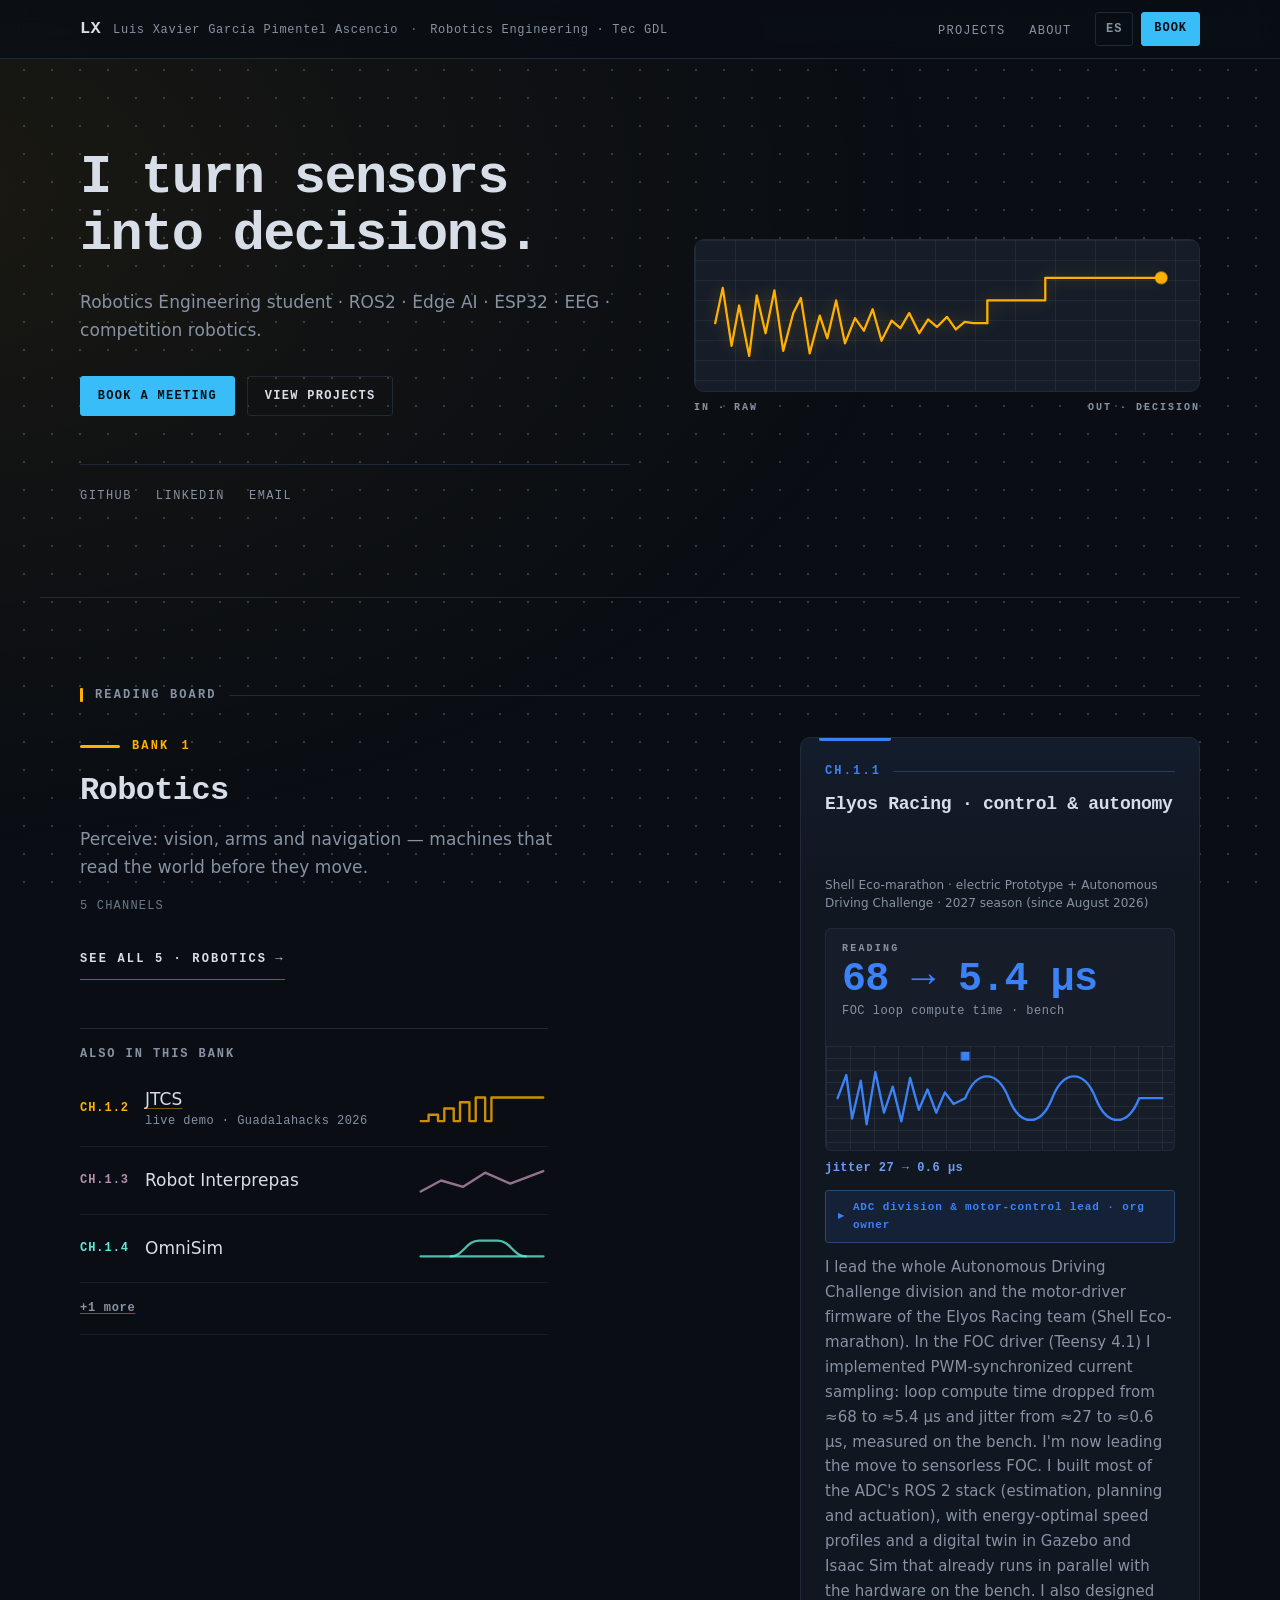
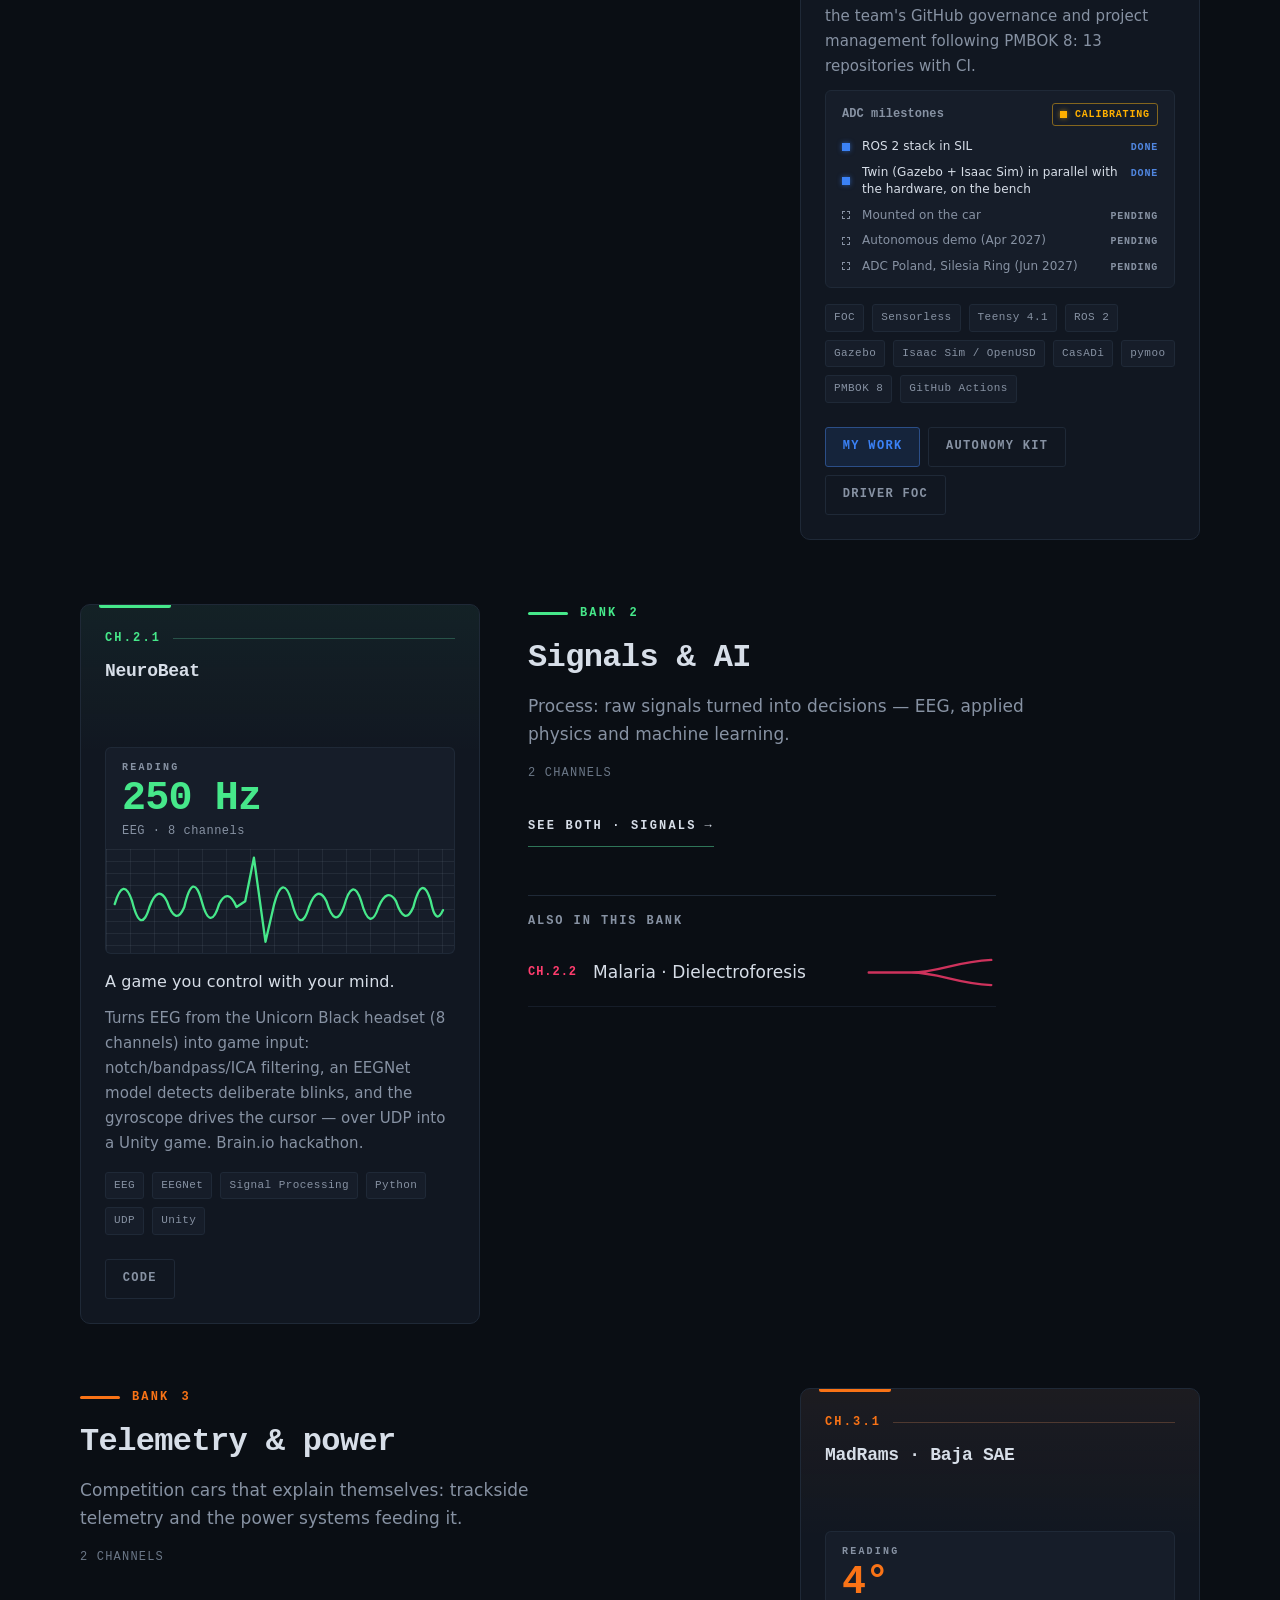
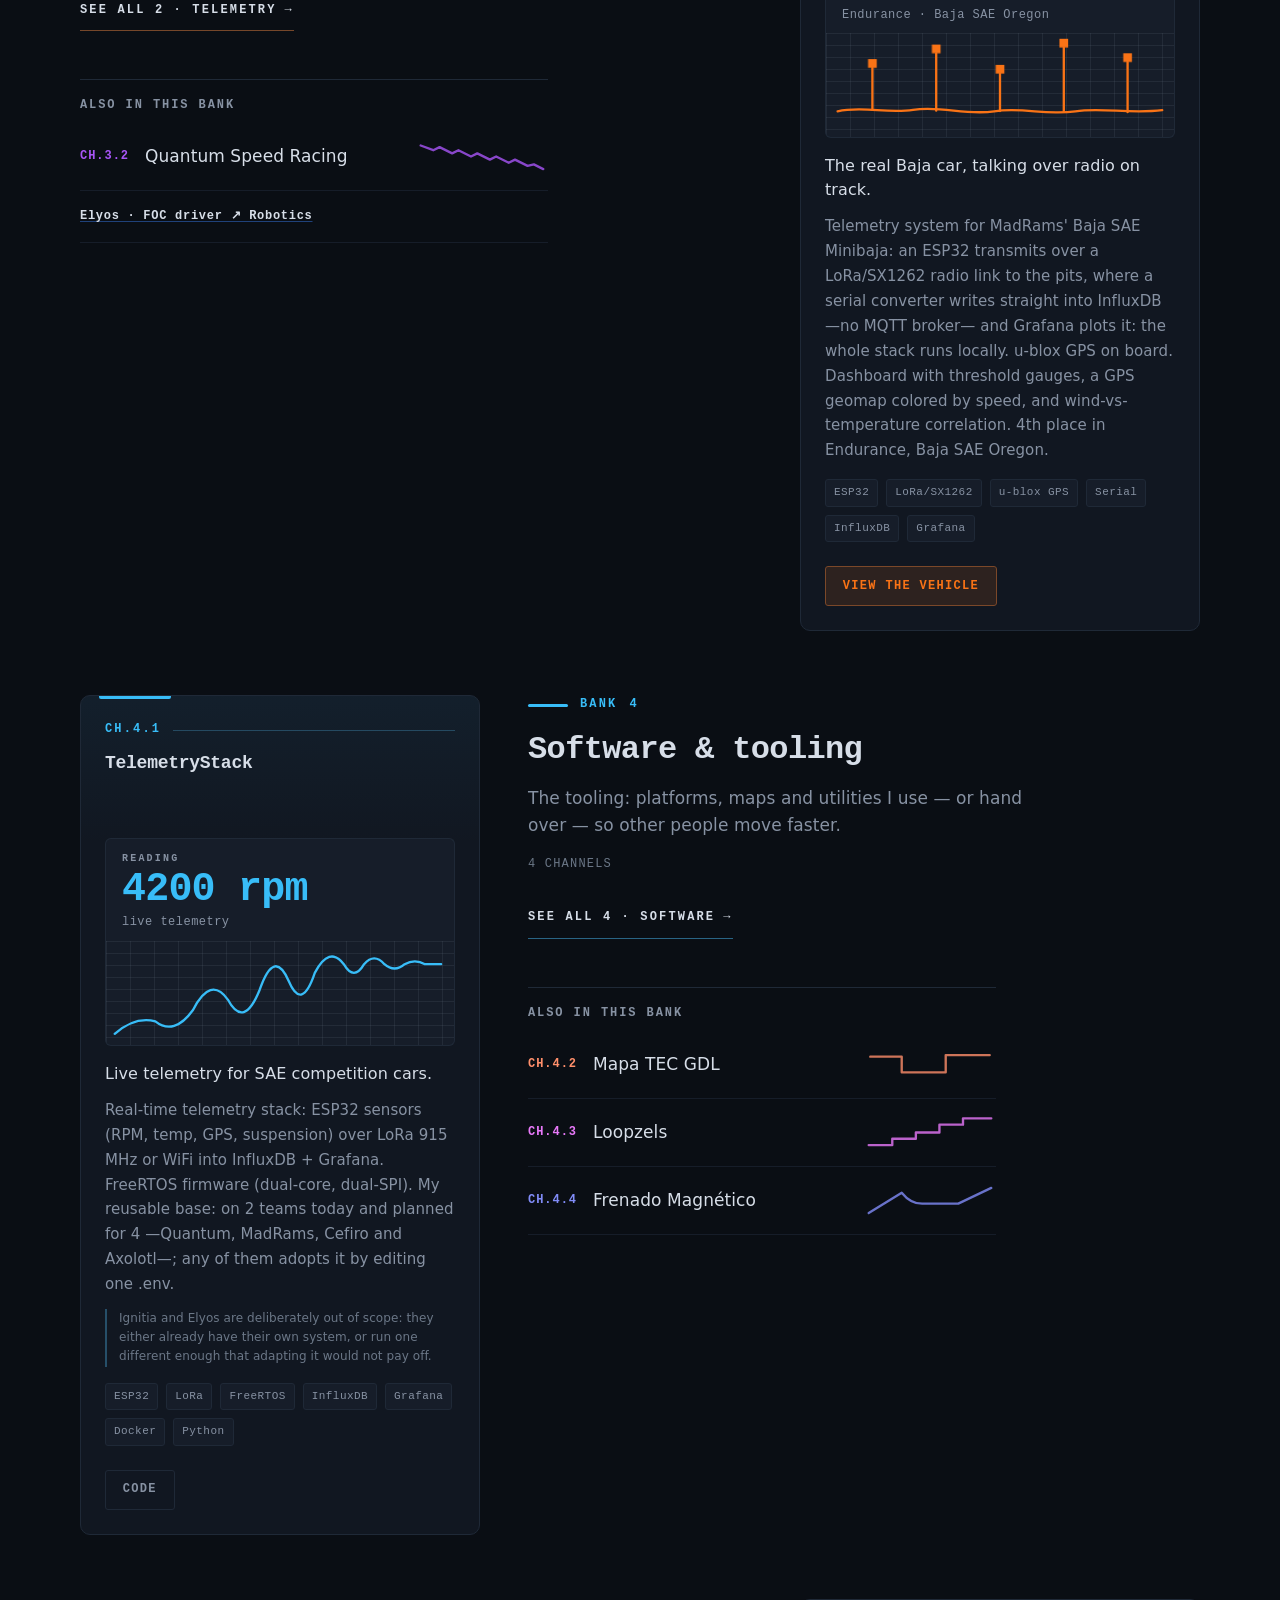
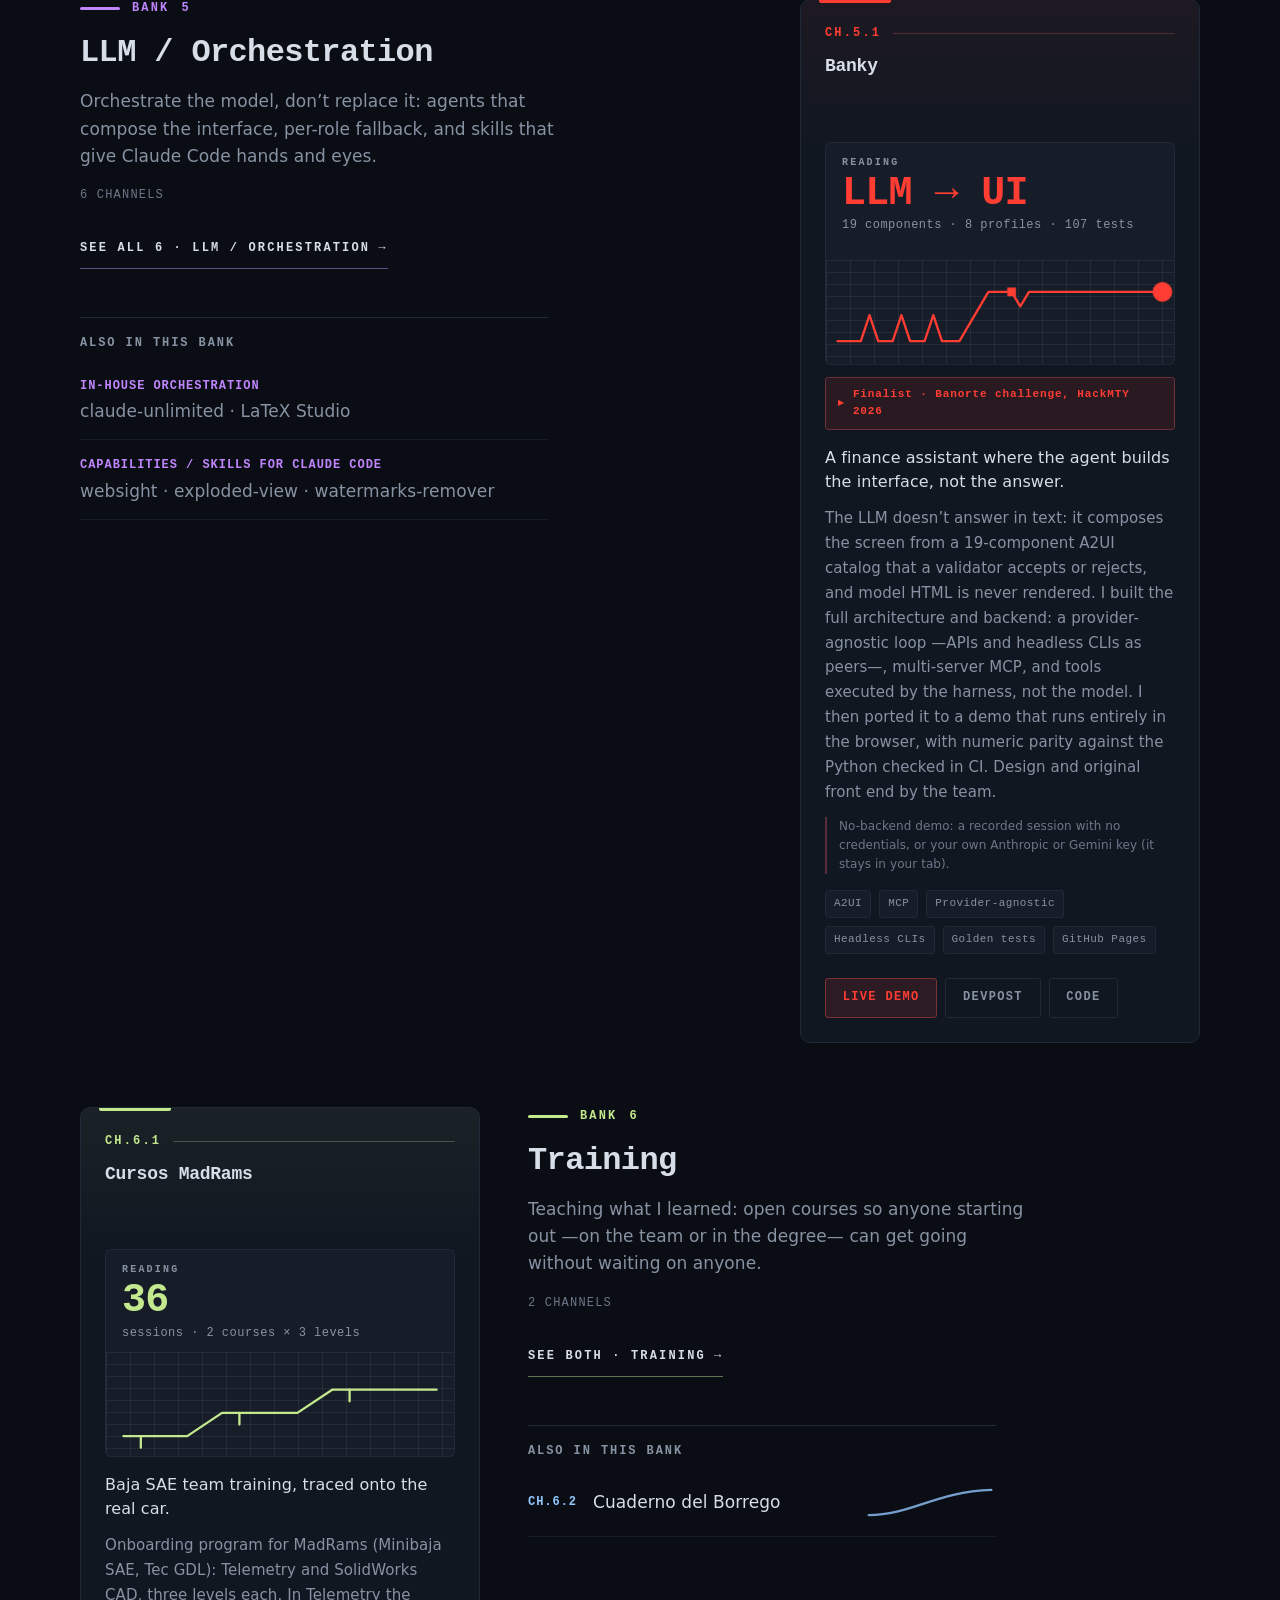
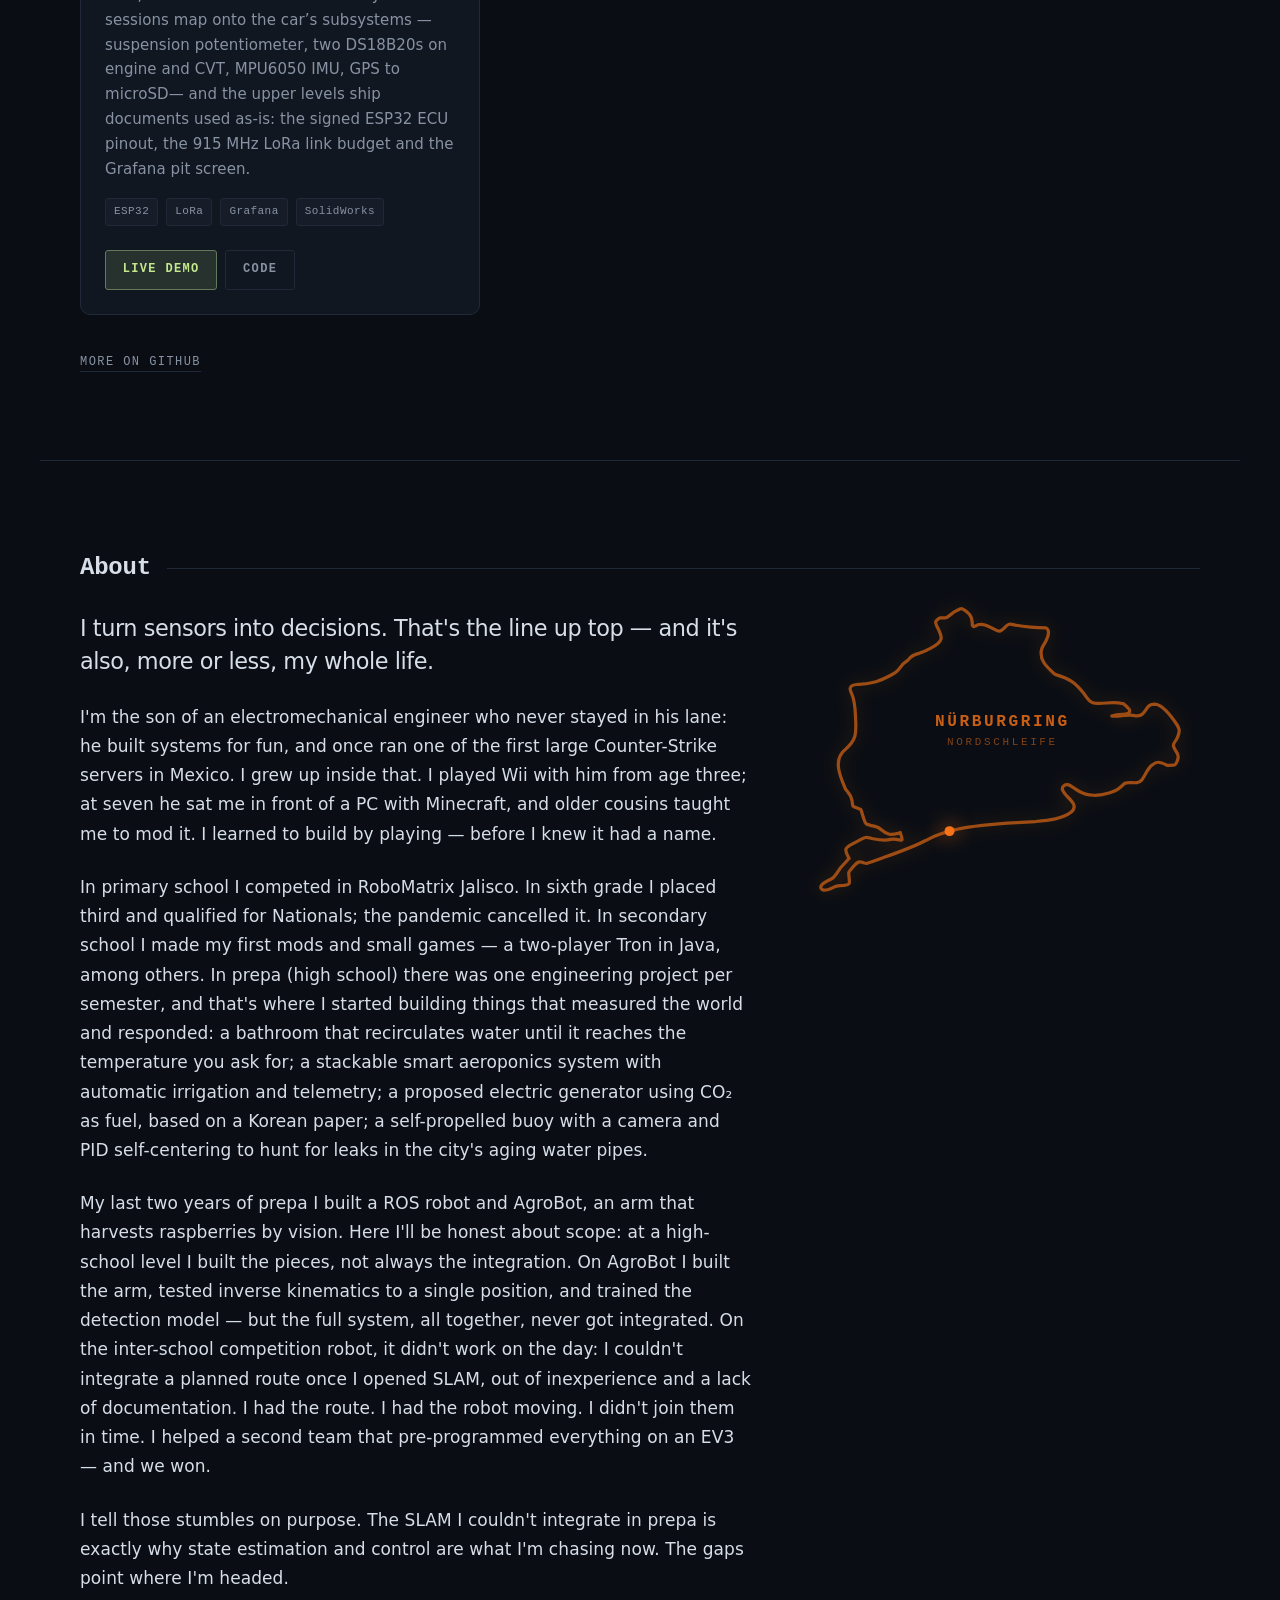
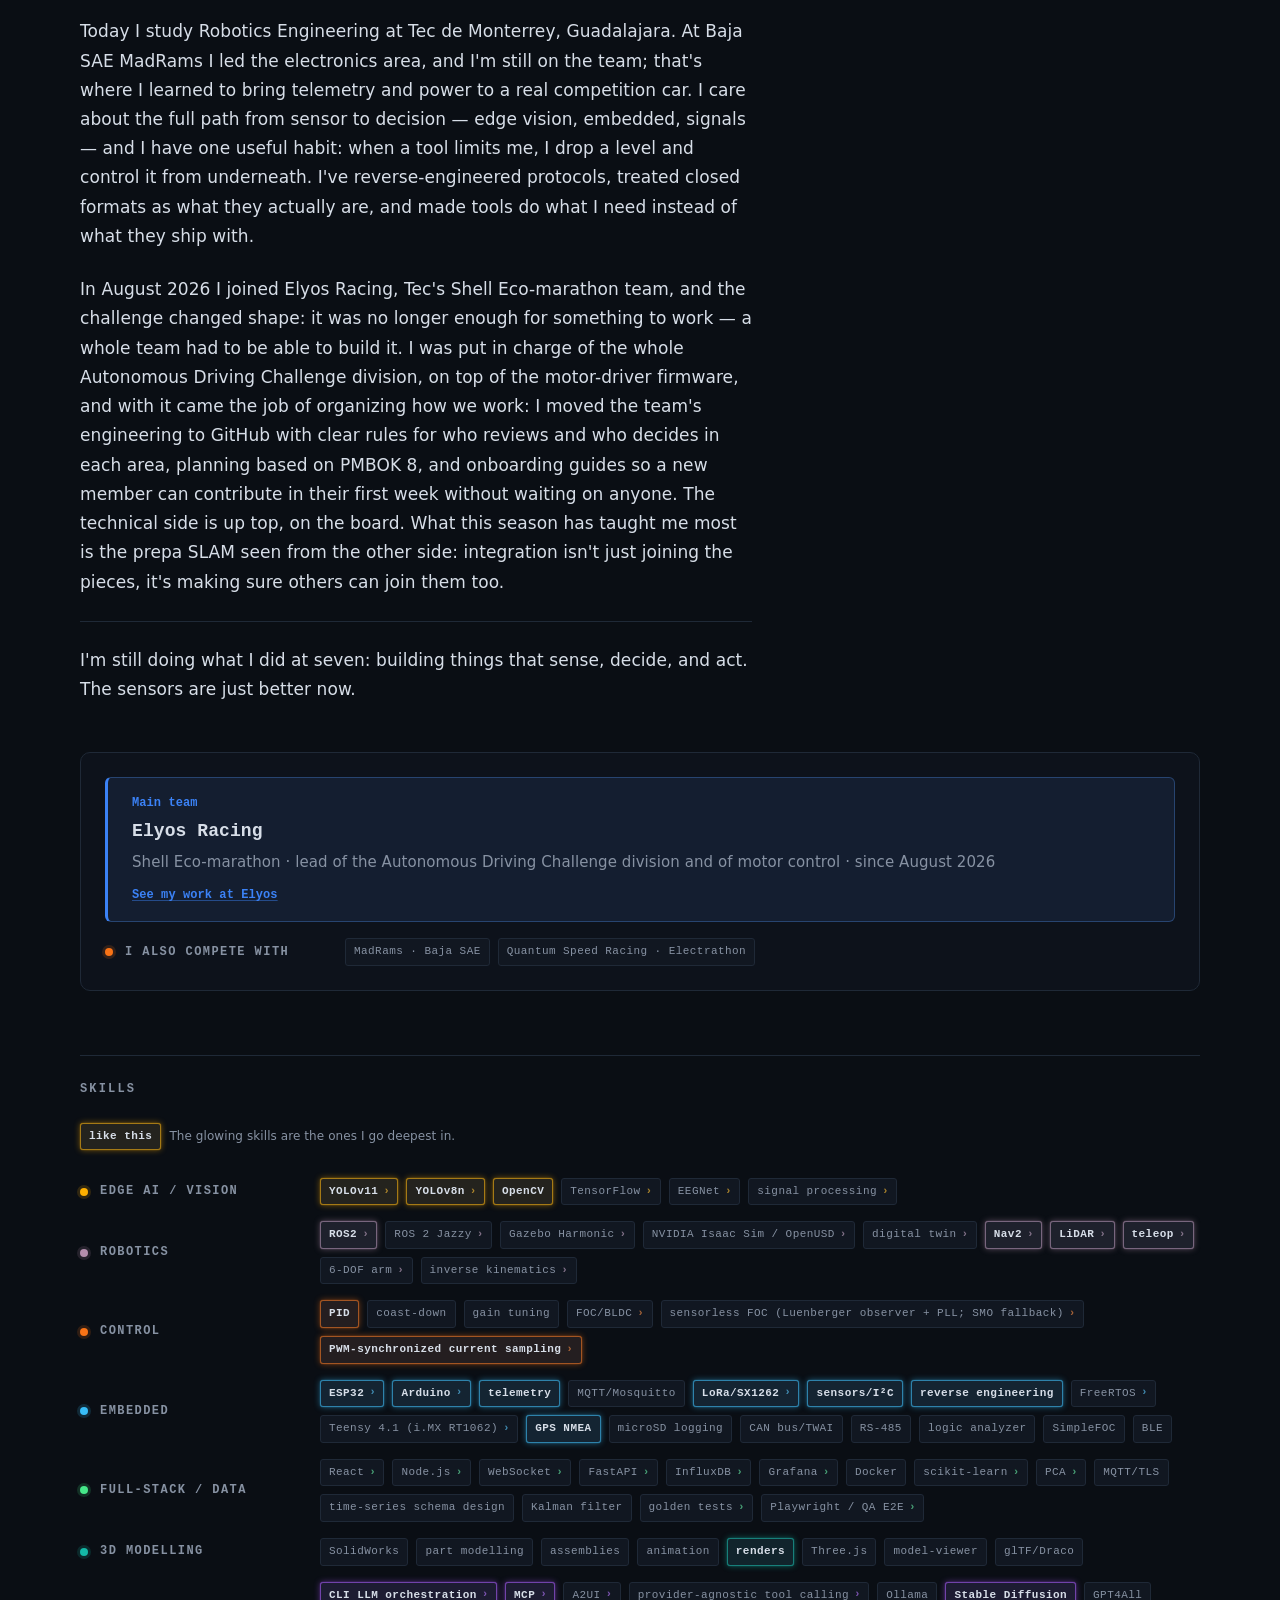
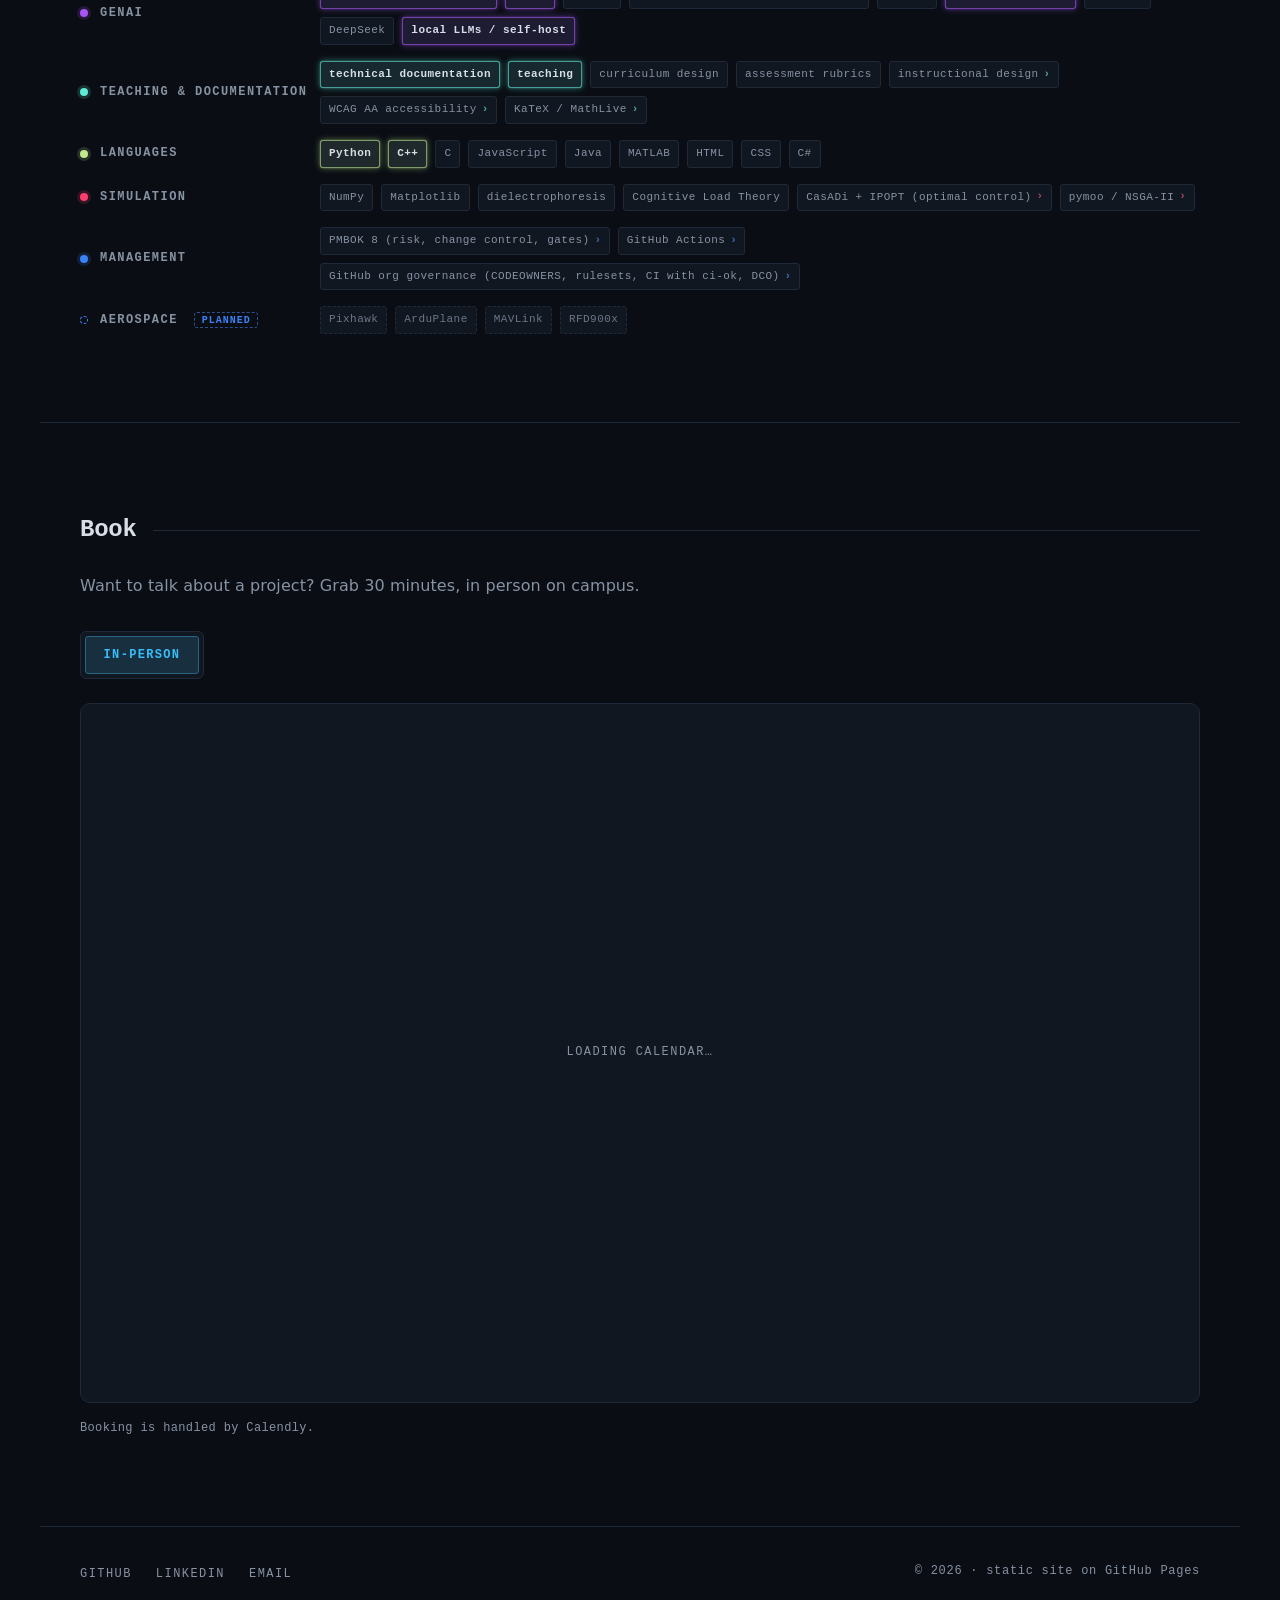
<file: index.html>
<!doctype html>
<html lang="es">
<head>
<meta charset="UTF-8">
<meta name="viewport" content="width=device-width, initial-scale=1">
<title data-i18n="meta.title">Luis Xavier García Pimentel Ascencio — Ingeniería en Robótica</title>
<meta name="description" data-i18n-content="hero.subline" content="Estudiante de Ingeniería en Robótica · ROS2 · Edge AI · ESP32 · EEG · robótica de competencia.">

<meta http-equiv="Content-Security-Policy"
      content="default-src 'self';
               script-src 'self' https://assets.calendly.com;
               style-src 'self' 'unsafe-inline' https://assets.calendly.com https://fonts.googleapis.com;
               frame-src https://calendly.com;
               img-src 'self' data: https:;
               font-src 'self' https://fonts.gstatic.com;
               connect-src 'self' https://calendly.com;">

<meta property="og:title" data-i18n-content="hero.heading" content="Convierto sensores en decisiones.">
<meta property="og:description" data-i18n-content="hero.subline" content="Estudiante de Ingeniería en Robótica · ROS2 · Edge AI · ESP32 · EEG · robótica de competencia.">
<meta property="og:type" content="website">
<!-- These two absolute URLs must match the repository name exactly, capital P
     included — GitHub Pages serves a project site under the repo's own casing.
     If the site moves to the luisxavierxd.github.io user repo, point both at the root. -->
<meta property="og:url" content="https://luisxavierxd.github.io/Portfolio/">
<meta property="og:image" content="https://luisxavierxd.github.io/Portfolio/assets/og-cover.png">
<meta property="og:image:width" content="1200">
<meta property="og:image:height" content="630">
<meta property="og:image:alt" data-i18n-content="meta.ogImageAlt" content="Trazo de señal que pasa de ruido a una decisión discreta, sobre fondo azul-carbón, junto al nombre Luis Xavier García Pimentel Ascencio.">
<meta name="twitter:card" content="summary_large_image">

<link rel="icon" href="assets/favicon.svg" type="image/svg+xml">

<link rel="preconnect" href="https://fonts.googleapis.com">
<link rel="preconnect" href="https://fonts.gstatic.com" crossorigin>
<!-- Loaded without blocking first paint: main.js flips media to "all" once parsed.
     styles.css declares full mono/sans fallback stacks, so the page is legible
     from the first frame and swaps when the web fonts arrive. -->
<link rel="preload" as="style" href="https://fonts.googleapis.com/css2?family=Space+Mono:wght@400;700&family=Inter:wght@400;500;600&display=swap">
<link id="fonts-css" rel="stylesheet" media="print" href="https://fonts.googleapis.com/css2?family=Space+Mono:wght@400;700&family=Inter:wght@400;500;600&display=swap">

<!-- Calendly's widget.css is injected by main.js alongside the deferred widget
     rather than linked here: as a render-blocking stylesheet in <head> it cost
     ~900ms before first paint for a widget most visitors never scroll to. -->

<link rel="stylesheet" href="styles.css?v=20261125b">
</head>
<body>
<a class="skip-link" href="#main" data-i18n="a11y.skip">Saltar al contenido</a>

<header class="site-header">
  <nav class="nav" aria-label="Navegación principal" data-i18n-aria="nav.ariaLabel">
    <a class="brand" href="#main">
      <span class="brand__mark">LX</span>
      <!-- The name is its own element on purpose: the subtitle's textContent is
           owned by the i18n pass, so a name folded into it gets wiped the
           moment the language is applied. -->
      <span class="brand__name">Luis Xavier García Pimentel Ascencio</span>
      <span class="brand__subtitle" data-i18n="nav.subtitle">Ingeniería en Robótica · Tec GDL</span>
    </a>
    <ul class="nav__links">
      <li><a class="nav__link" href="#projects" data-i18n="nav.projects">Proyectos</a></li>
      <li><a class="nav__link" href="#about" data-i18n="nav.about">Sobre mí</a></li>
    </ul>
    <div class="nav__actions">
      <button id="lang-toggle" class="lang-toggle" type="button" aria-label="EN — cambiar a inglés" data-i18n-aria="langToggle.ariaLabel">EN</button>
      <a class="btn btn--primary btn--small" href="#book" data-i18n="nav.bookCta">Agendar</a>
    </div>
  </nav>
</header>

<main id="main" tabindex="-1">

  <section class="hero">
    <div class="hero__scope">
      <svg class="trace hero__trace" viewBox="0 0 400 120" aria-hidden="true" focusable="false"><!-- TRACE: hero —
           raw sensor noise on the left, decaying as it is filtered, resolving into a
           two-step discrete output that latches at the marker. sensor -> decision. -->
        <path pathLength="1" fill="none" stroke-width="2" stroke-linecap="round" stroke-linejoin="round"
              d="M16 66 L22 38 L29 84 L35 52 L43 92 L49 44 L56 74 L63 40 L70 88 L78 58 L84 46 L91 90
                 L99 60 L105 78 L112 48 L119 82 L127 62 L134 72 L141 55 L148 80 L156 64 L163 70
                 L170 58 L178 74 L185 63 L192 69 L200 61 L207 71 L214 65 L221 66 L232 66"/>
        <path pathLength="1" fill="none" stroke-width="2" stroke-linecap="round" stroke-linejoin="round"
              d="M232 66 V48 H278 V30 H370"/>
        <circle cx="370" cy="30" r="5"/>
      </svg>
      <p class="hero__axis">
        <span class="hero__axis-in" data-i18n="hero.scope.in">IN · CRUDO</span>
        <span class="hero__axis-out" data-i18n="hero.scope.out">OUT · DECISIÓN</span>
      </p>
    </div>
    <div class="hero__content">
      <h1 class="hero__heading" data-i18n="hero.heading">Convierto sensores en decisiones.</h1>
      <p class="hero__subline" data-i18n="hero.subline">Estudiante de Ingeniería en Robótica · ROS2 · Edge AI · ESP32 · EEG · robótica de competencia.</p>
      <div class="hero__actions">
        <a class="btn btn--primary" href="#book" data-i18n="hero.cta.primary">Agendar una reunión</a>
        <a class="btn btn--secondary" href="#projects" data-i18n="hero.cta.secondary">Ver proyectos</a>
      </div>
      <ul class="social">
        <li><a class="social__link" href="https://github.com/luisxavierxd" target="_blank" rel="noopener noreferrer" data-i18n="social.github">GitHub</a></li>
        <li><a class="social__link" href="https://www.linkedin.com/in/luis-xavier-garcía-pimentel-ascencio-251508333" target="_blank" rel="noopener noreferrer" data-i18n="social.linkedin">LinkedIn</a></li>
        <li><a class="social__link" href="mailto:luisxaviergpa@proton.me" data-i18n="social.email">Email</a></li>
      </ul>
    </div>
  </section>

  <!-- Five bank rows, one per category. Each row states what the bank is and
       where the rest of its channels live, then shows that bank's flagship
       module — the same .channel the sub-pages use, unmodified. Rows alternate
       sides on wide screens (see .bank:nth-of-type(even) in styles.css).
       Channels are addressed bank-first, so every flagship here is a CH.n.1. -->
  <section id="projects" class="section section--projects" aria-labelledby="projects-heading">
    <h2 id="projects-heading" class="section__eyebrow" data-i18n="projects.eyebrow">Tablero de lecturas</h2>

    <div class="banks">

      <section class="bank" style="--ch: var(--ch-amber)" aria-labelledby="bank-robotica">
        <div class="bank__intro">
          <p class="bank__addr"><span data-i18n="bank.label">Banco</span> 1</p>
          <h3 class="bank__name" id="bank-robotica" data-i18n="cat.robotica.name">Robótica</h3>
          <p class="bank__line" data-i18n="cat.robotica.line">Percibir: visión, brazos y navegación — máquinas que leen el mundo antes de moverse.</p>
          <p class="bank__count" data-i18n="cat.robotica.count">5 canales</p>
          <a class="bank__link" href="robotica" data-page-link data-i18n="cat.robotica.more">Ver los 5 · Robótica</a>
          <div class="bank__rest">
            <p class="bank__rest-label" data-i18n="bank.rest">También en este banco</p>
            <ul>
              <li class="rest" style="--ch: var(--ch-amber)">
                <span class="rest__addr">CH.1.2</span>
                <span class="rest__name"><a class="rest__link" href="https://luisxavierxd.github.io/JTCS/" target="_blank" rel="noopener noreferrer">JTCS</a><span class="rest__note" data-i18n="rest.jtcs.note">demo en vivo · Guadalahacks 2026</span></span>
                <svg class="rest__trace" viewBox="0 0 84 22" aria-hidden="true" focusable="false">
                  <path pathLength="1" d="M3 19 H8 V15 H14 V19 H18 V11 H24 V19 H28 V7 H34 V19 H38 V4 H44 V19 H48 V4 H81"/>
                </svg>
              </li>
              <li class="rest" style="--ch: var(--ch-violet)">
                <span class="rest__addr">CH.1.3</span>
                <span class="rest__name">Robot Interprepas</span>
                <svg class="rest__trace" viewBox="0 0 84 22" aria-hidden="true" focusable="false">
                  <path pathLength="1" d="M3 18 L16 11 L30 15 L44 6 L60 13 L81 5"/>
                </svg>
              </li>
              <li class="rest" style="--ch: var(--ch-teal)">
                <span class="rest__addr">CH.1.4</span>
                <span class="rest__name">OmniSim</span>
                <svg class="rest__trace" viewBox="0 0 84 22" aria-hidden="true" focusable="false"><!-- a branch merging back into the mainline -->
                  <path pathLength="1" d="M3 16 H81"/>
                  <path pathLength="1" d="M22 16 C30 16 32 6 40 6 H52 C60 6 62 16 70 16"/>
                </svg>
              </li>
              <li class="rest rest--more">
                <a class="rest__link" href="robotica" data-page-link data-i18n="rest.robotica.more">+1 más</a>
              </li>
            </ul>
          </div>
        </div>

        <!-- Elyos Racing carries this bank: it is the current season's work and the one
             with measured numbers. It keeps --ch-elyos rather than the bank's amber, like
             Banky in bank 5: the team's blue is the premise. Every figure carries its
             condition (bench, SIL, in progress); nothing here says "on the car" or "on track". -->
        <article class="channel channel--hero" id="elyos" style="--ch: var(--ch-elyos)">
          <p class="channel__addr">CH.1.1</p>
          <h4 class="channel__name" data-i18n="proj.elyos.name">Elyos Racing · control y autonomía</h4>
          <p class="channel__kicker" data-i18n="proj.elyos.kicker">Shell Eco-marathon · Prototype eléctrico + Autonomous Driving Challenge · temporada 2027 (desde agosto de 2026)</p>
          <p class="channel__reading channel__reading--2l">
            <span class="reading__label" data-i18n="channel.readingLabel">LECTURA</span>
            <span class="reading__value">68 → 5.4 µs</span>
            <span class="reading__unit" data-i18n="proj.elyos.unit">cómputo del lazo FOC · banco</span>
          </p>
          <svg class="trace" viewBox="0 0 120 36" role="img" aria-label="Traza ilustrativa, no datos crudos: el lazo pasa de ruidoso a limpio y regular" data-i18n-aria="proj.elyos.traceAria" focusable="false">
            <title data-i18n="proj.elyos.traceTitle">Ilustrativa, no datos crudos</title>
            <!-- TRACE: elyos - the loop before and after PWM-synchronized sampling: a jittery,
                 uneven line on the left, then past the marker the same signal as a clean,
                 regular period. Illustrative only, as the title says. -->
            <path pathLength="1" fill="none" stroke-width="2" stroke-linecap="round" stroke-linejoin="round"
                  d="M4 18 L7 10 L9 25 L12 12 L14 27 L17 9 L20 23 L23 14 L26 26 L29 11 L32 22 L35 15 L38 23 L41 16 L44 20 L48 18
                     C52 8 59 8 63 18 C67 28 74 28 78 18 C82 8 89 8 93 18 C97 28 104 28 108 18 L116 18"/>
            <rect x="46.5" y="2" width="3" height="3"/>
          </svg>
          <p class="channel__subreading" data-i18n="proj.elyos.sub">jitter 27 → 0.6 µs</p>
          <p class="channel__result" data-i18n="proj.elyos.role">Lead de la división ADC y del control del motor · owner de la org</p>
          <p class="channel__blurb" data-i18n="proj.elyos.blurb">Lidero toda la división del Autonomous Driving Challenge y el firmware del driver del motor del equipo Elyos Racing (Shell Eco-marathon). En el driver FOC (Teensy 4.1) implementé el muestreo de corriente sincronizado con el PWM: el cómputo del lazo bajó de ≈68 a ≈5.4 µs y el jitter de ≈27 a ≈0.6 µs, medidos en banco. Ahora encabezo el paso a FOC sensorless. Construí la mayor parte del stack ROS 2 del ADC (estimación, planeación y actuación), con perfiles de velocidad de energía óptima y un gemelo digital en Gazebo e Isaac Sim que ya corre en paralelo al hardware en banco. También diseñé la gobernanza y la gestión del equipo en GitHub, siguiendo PMBOK 8: 13 repos con CI.</p>
          <div class="milestones">
            <p class="milestones__head">
              <span data-i18n="proj.elyos.ms.head">Hitos del ADC</span>
              <span class="status status--integration"><span class="status__dot" aria-hidden="true"></span><span data-i18n="proj.elyos.ms.state">en calibración</span></span>
            </p>
            <ol class="milestones__list">
              <li class="milestone milestone--done"><span data-i18n="proj.elyos.ms.1">Stack ROS 2 en SIL</span><span class="milestone__state" data-i18n="ms.done">hecho</span></li>
              <li class="milestone milestone--done"><span data-i18n="proj.elyos.ms.2">Gemelo (Gazebo + Isaac Sim) en paralelo al hardware, en banco</span><span class="milestone__state" data-i18n="ms.done">hecho</span></li>
              <li class="milestone milestone--pending"><span data-i18n="proj.elyos.ms.3">Montaje en el coche</span><span class="milestone__state" data-i18n="ms.pending">pendiente</span></li>
              <li class="milestone milestone--pending"><span data-i18n="proj.elyos.ms.4">Demo autónoma (abr-2027)</span><span class="milestone__state" data-i18n="ms.pending">pendiente</span></li>
              <li class="milestone milestone--pending"><span data-i18n="proj.elyos.ms.5">ADC Polonia, Silesia Ring (jun-2027)</span><span class="milestone__state" data-i18n="ms.pending">pendiente</span></li>
            </ol>
          </div>
          <ul class="badges">
            <li class="badge">FOC</li>
            <li class="badge">Sensorless</li>
            <li class="badge">Teensy 4.1</li>
            <li class="badge">ROS 2</li>
            <li class="badge">Gazebo</li>
            <li class="badge">Isaac Sim / OpenUSD</li>
            <li class="badge">CasADi</li>
            <li class="badge">pymoo</li>
            <li class="badge">PMBOK 8</li>
            <li class="badge">GitHub Actions</li>
          </ul>
          <div class="channel__links">
            <a class="btn btn--demo" href="https://elyos-racing.github.io/team-portfolio/members/luisxavierxd" target="_blank" rel="noopener noreferrer" data-i18n="proj.elyos.btn.work">Mi trabajo</a>
            <a class="btn btn--code" href="https://elyos-racing.github.io/team-portfolio/projects/adc" target="_blank" rel="noopener noreferrer" data-i18n="proj.elyos.btn.adc">Kit autónomo</a>
            <a class="btn btn--code" href="https://elyos-racing.github.io/team-portfolio/projects/driver" target="_blank" rel="noopener noreferrer">Driver FOC</a>
            <!-- Governance (https://github.com/ELYOS-Racing/.github/blob/main/GOVERNANCE.md, key
                 proj.elyos.btn.gov) goes here once the org's branch protection is live. Luis confirms. -->
          </div>
        </article>
      </section>

      <section class="bank" style="--ch: var(--ch-green)" aria-labelledby="bank-senales">
        <div class="bank__intro">
          <p class="bank__addr"><span data-i18n="bank.label">Banco</span> 2</p>
          <h3 class="bank__name" id="bank-senales" data-i18n="cat.senales.name">Señales e IA</h3>
          <p class="bank__line" data-i18n="cat.senales.line">Procesar: señales crudas convertidas en decisiones — EEG, física aplicada y aprendizaje automático.</p>
          <p class="bank__count" data-i18n="cat.senales.count">2 canales</p>
          <a class="bank__link" href="senales" data-page-link data-i18n="cat.senales.more">Ver los 2 · Señales</a>
          <div class="bank__rest">
            <p class="bank__rest-label" data-i18n="bank.rest">También en este banco</p>
            <ul>
              <li class="rest" style="--ch: var(--ch-red)">
                <span class="rest__addr">CH.2.2</span>
                <span class="rest__name">Malaria · Dielectroforesis</span>
                <svg class="rest__trace" viewBox="0 0 84 22" aria-hidden="true" focusable="false">
                  <path pathLength="1" d="M3 11 H30 C48 11 58 4 81 3 M30 11 C48 11 58 18 81 19"/>
                </svg>
              </li>
            </ul>
          </div>
        </div>

        <article class="channel" style="--ch: var(--ch-green)">
          <p class="channel__addr">CH.2.1</p>
          <h4 class="channel__name">NeuroBeat</h4>
          <p class="channel__reading">
            <span class="reading__label" data-i18n="channel.readingLabel">LECTURA</span>
            <span class="reading__value">250 Hz</span>
            <span class="reading__unit" data-i18n="proj.neurobeat.unit">EEG · 8 canales</span>
          </p>
          <svg class="trace" viewBox="0 0 120 36" aria-hidden="true" focusable="false"><!-- TRACE: neurobeat -
               continuous alpha/beta oscillation around a flat baseline, interrupted once by the
               sharp deflection-and-undershoot of a deliberate blink. -->
            <path pathLength="1" fill="none" stroke-width="2" stroke-linecap="round" stroke-linejoin="round"
                  d="M3 19 Q6 9 9 18 Q12 30 15 20 Q18 12 21 18 Q24 27 27 20 Q30 7 33 18 Q36 29 39 19
                     Q42 13 45 20 L48 18 L51 3 L55 32 L58 19
                     Q61 8 64 18 Q67 30 70 20 Q73 12 76 18 Q79 28 82 20 Q85 9 88 18 Q91 29 94 20
                     Q97 13 100 18 Q103 27 106 20 Q109 8 112 18 Q114 28 117 19"/>
          </svg>
          <p class="channel__tagline" data-i18n="proj.neurobeat.tagline">Un juego que controlas con la mente.</p>
          <p class="channel__blurb" data-i18n="proj.neurobeat.blurb">Traduce señales EEG del headset Unicorn Black (8 canales) en acciones de juego: filtrado notch/bandpass/ICA, un modelo EEGNet detecta parpadeos deliberados y el giroscopio mueve el cursor, todo por UDP hacia un juego en Unity. Hackathon Brain.io.</p>
          <ul class="badges">
            <li class="badge">EEG</li>
            <li class="badge">EEGNet</li>
            <li class="badge">Signal Processing</li>
            <li class="badge">Python</li>
            <li class="badge">UDP</li>
            <li class="badge">Unity</li>
          </ul>
          <div class="channel__links">
            <a class="btn btn--code" href="https://github.com/luisxavierxd/NeuroBeat" target="_blank" rel="noopener noreferrer" data-i18n="proj.btn.code">Código</a>
          </div>
        </article>
      </section>

      <section class="bank" style="--ch: var(--ch-coche)" aria-labelledby="bank-telemetria">
        <div class="bank__intro">
          <p class="bank__addr"><span data-i18n="bank.label">Banco</span> 3</p>
          <h3 class="bank__name" id="bank-telemetria" data-i18n="cat.telemetria.name">Telemetría y potencia</h3>
          <p class="bank__line" data-i18n="cat.telemetria.line">Coches de competencia que se explican solos: telemetría en pista y los sistemas de potencia que la alimentan.</p>
          <p class="bank__count" data-i18n="cat.telemetria.count">2 canales</p>
          <a class="bank__link" href="telemetria" data-page-link data-i18n="cat.telemetria.more">Ver los 2 · Telemetría</a>
          <div class="bank__rest">
            <p class="bank__rest-label" data-i18n="bank.rest">También en este banco</p>
            <ul>
              <li class="rest" style="--ch: var(--ch-quantum)">
                <span class="rest__addr">CH.3.2</span>
                <span class="rest__name">Quantum Speed Racing</span>
                <svg class="rest__trace" viewBox="0 0 84 22" aria-hidden="true" focusable="false">
                  <path pathLength="1" d="M3 4 L11 7 L15 5 L23 9 L27 7 L35 11 L39 9 L47 13 L51 11 L59 15 L63 13 L71 17 L75 16 L81 19"/>
                </svg>
              </li>
              <li class="rest rest--xref" style="--ch: var(--ch-elyos)">
                <a class="rest__link" href="robotica#elyos" data-page-link data-i18n="rest.elyos.xref">Elyos · driver FOC ↗ Robótica</a>
              </li>
            </ul>
          </div>
        </div>

        <article class="channel" style="--ch: var(--ch-coche)">
          <p class="channel__addr">CH.3.1</p>
          <h4 class="channel__name">MadRams · Baja SAE</h4>
          <p class="channel__reading">
            <span class="reading__label" data-i18n="channel.readingLabel">LECTURA</span>
            <span class="reading__value">4°</span>
            <span class="reading__unit" data-i18n="proj.coche.unit">Endurance · Baja SAE Oregon</span>
          </p>
          <svg class="trace" viewBox="0 0 120 36" aria-hidden="true" focusable="false"><!-- TRACE: coche madrams -
               a telemetry uplink: the car's own signal wanders along a slow baseline while packets
               leave it in bursts, each one a vertical climb topped by the payload it carried. -->
            <path pathLength="1" fill="none" stroke-width="2" stroke-linecap="round" stroke-linejoin="round"
                  d="M4 27 C13 25 21 28 30 26.5 C40 25 48 28.5 58 27 C68 25.5 76 28.5 86 27
                     C95 25.6 105 28 116 26.6"/>
            <path pathLength="1" fill="none" stroke-width="2" stroke-linecap="round" stroke-linejoin="round"
                  d="M16 26.4 V12 M38 26.8 V7 M60 26.9 V14 M82 27 V5 M104 27.3 V10"/>
            <rect x="14.5" y="9" width="3" height="3"/>
            <rect x="36.5" y="4" width="3" height="3"/>
            <rect x="58.5" y="11" width="3" height="3"/>
            <rect x="80.5" y="2" width="3" height="3"/>
            <rect x="102.5" y="7" width="3" height="3"/>
          </svg>
          <p class="channel__tagline" data-i18n="proj.coche.tagline">El coche Baja real, hablando por radio en pista.</p>
          <p class="channel__blurb" data-i18n="proj.coche.blurb">Sistema de telemetría del Minibaja SAE de MadRams: un ESP32 transmite por radio LoRa/SX1262 a pits, donde un convertidor serial escribe directo en InfluxDB —sin broker MQTT— y Grafana lo grafica: todo el stack corre en local. GPS u-blox a bordo. Dashboard con gauges por umbral, geomapa GPS coloreado por velocidad y correlación viento-temperatura. 4° lugar en Endurance, Baja SAE Oregon.</p>
          <ul class="badges">
            <li class="badge">ESP32</li>
                <li class="badge">LoRa/SX1262</li>
            <li class="badge">u-blox GPS</li>
            <li class="badge">Serial</li>
            <li class="badge">InfluxDB</li>
            <li class="badge">Grafana</li>
          </ul>
          <div class="channel__links">
            <a class="btn btn--demo" href="coche-madrams" data-page-link data-i18n="vehicle.cta">Ver el vehículo</a>
          </div>
        </article>
      </section>

      <section class="bank" style="--ch: var(--ch-cyan)" aria-labelledby="bank-software">
        <div class="bank__intro">
          <p class="bank__addr"><span data-i18n="bank.label">Banco</span> 4</p>
          <h3 class="bank__name" id="bank-software" data-i18n="cat.software.name">Software y herramientas</h3>
          <p class="bank__line" data-i18n="cat.software.line">Las herramientas: plataformas, mapas y utilidades que uso —o entrego— para que otros trabajen más rápido.</p>
          <p class="bank__count" data-i18n="cat.software.count">4 canales</p>
          <a class="bank__link" href="software" data-page-link data-i18n="cat.software.more">Ver los 4 · Software</a>
          <div class="bank__rest">
            <p class="bank__rest-label" data-i18n="bank.rest">También en este banco</p>
            <ul>
              <li class="rest" style="--ch: var(--ch-coral)">
                <span class="rest__addr">CH.4.2</span>
                <span class="rest__name">Mapa TEC GDL</span>
                <svg class="rest__trace" viewBox="0 0 84 22" aria-hidden="true" focusable="false">
                  <path pathLength="1" d="M4 6 H24 V16 H52 V5 H80"/>
                </svg>
              </li>
              <li class="rest" style="--ch: var(--ch-magenta)">
                <span class="rest__addr">CH.4.3</span>
                <span class="rest__name">Loopzels</span>
                <svg class="rest__trace" viewBox="0 0 84 22" aria-hidden="true" focusable="false">
                  <path pathLength="1" d="M3 19 H18 V15 H33 V11 H48 V6 H63 V2 H81"/>
                </svg>
              </li>
              <li class="rest" style="--ch: var(--ch-indigo)">
                <span class="rest__addr">CH.4.4</span>
                <span class="rest__name">Frenado Magnético</span>
                <svg class="rest__trace" viewBox="0 0 84 22" aria-hidden="true" focusable="false">
                  <path pathLength="1" d="M3 19 L24 6 C28 11 32 13 37 13 H60 L81 3"/>
                </svg>
              </li>
            </ul>
          </div>
        </div>

        <article class="channel" style="--ch: var(--ch-cyan)">
          <p class="channel__addr">CH.4.1</p>
          <h4 class="channel__name">TelemetryStack</h4>
          <p class="channel__reading">
            <span class="reading__label" data-i18n="channel.readingLabel">LECTURA</span>
            <span class="reading__value">4200 rpm</span>
            <span class="reading__unit" data-i18n="proj.telemetry.unit">telemetría en vivo</span>
          </p>
          <svg class="trace" viewBox="0 0 120 36" aria-hidden="true" focusable="false"><!-- TRACE: telemetrystack -
               an RPM sweep: a chirp whose frequency climbs and whose envelope swells and then
               damps out as the engine settles on a steady line. -->
            <path pathLength="1" fill="none" stroke-width="2" stroke-linecap="round" stroke-linejoin="round"
                  d="M3 32 Q10 25.9 17 27.7 Q23.5 32.8 30 23.8 Q36 11.9 42 20.2 Q47.5 30.5 53 16.8
                     Q58 2.3 63 13.8 Q67.5 24.4 72 11 Q77 1.5 82 8 Q85.5 14 89 8 Q92.5 4 96 8
                     Q99.5 11 103 8 Q106.5 6 110 8 L117 8"/>
          </svg>
          <p class="channel__tagline" data-i18n="proj.telemetry.tagline">Telemetría en vivo para coches de competencia SAE.</p>
          <p class="channel__blurb" data-i18n="proj.telemetry.blurb">Stack de telemetría en tiempo real: sensores en un ESP32 (RPM, temperatura, GPS, suspensión) enviados por LoRa 915 MHz o WiFi hacia InfluxDB + Grafana. Firmware FreeRTOS (dual-core, dual-SPI). Base reutilizable propia: hoy en 2 equipos y planeada para 4 —Quantum, MadRams, Cefiro y Axolotl—; cualquiera lo adopta editando un .env.</p>
          <p class="channel__note" data-i18n="proj.telemetry.note">Ignitia y Elyos quedan fuera a propósito: o ya tienen sistema propio, o usan uno lo bastante distinto como para que acoplarlo no valga la pena.</p>
          <ul class="badges">
            <li class="badge">ESP32</li>
            <li class="badge">LoRa</li>
            <li class="badge">FreeRTOS</li>
            <li class="badge">InfluxDB</li>
            <li class="badge">Grafana</li>
            <li class="badge">Docker</li>
            <li class="badge">Python</li>
          </ul>
          <div class="channel__links">
            <a class="btn btn--code" href="https://github.com/luisxavierxd/TelemetryStack" target="_blank" rel="noopener noreferrer" data-i18n="proj.btn.code">Código</a>
          </div>
        </article>
      </section>

      <section class="bank" style="--ch: var(--ch-orchid)" aria-labelledby="bank-ia">
        <div class="bank__intro">
          <p class="bank__addr"><span data-i18n="bank.label">Banco</span> 5</p>
          <h3 class="bank__name" id="bank-ia" data-i18n="cat.ia.name">LLM / Orquestación</h3>
          <p class="bank__line" data-i18n="cat.ia.line">Orquestar el modelo, no reemplazarlo: agentes que componen la interfaz, fallback por rol y skills que le dan manos y ojos a Claude Code.</p>
          <p class="bank__count" data-i18n="cat.ia.count">6 canales</p>
          <a class="bank__link" href="ia" data-page-link data-i18n="cat.ia.more">Ver los 6 · LLM / Orquestación</a>
          <!-- Six channels graduate this bank to sub-groups: the teaser names the
               two groups and their members instead of listing six loose channels,
               the same threshold Software crossed. Banky is not listed here: it is
               the hero above, and the two groups still cover the other five. -->
          <div class="bank__rest">
            <p class="bank__rest-label" data-i18n="bank.rest">También en este banco</p>
            <ul>
              <li class="rest rest--group" style="--ch: var(--ch-orchid)">
                <span class="rest__group-name" data-i18n="group.orquestacion">Orquestación propia</span>
                <span class="rest__members">claude-unlimited · LaTeX Studio</span>
              </li>
              <li class="rest rest--group" style="--ch: var(--ch-orchid)">
                <span class="rest__group-name" data-i18n="group.capacidades">Capacidades / skills para Claude Code</span>
                <span class="rest__members">websight · exploded-view · watermarks-remover</span>
              </li>
            </ul>
          </div>
        </div>

        <!-- Banky carries this bank instead of claude-unlimited: it is the one
             channel here where the orchestration ships as a product you can open.
             It is the only card on the landing that does not take the bank color —
             --ch-banky is Banorte's, and the reto is the whole premise. -->
        <article class="channel" style="--ch: var(--ch-banky)">
          <p class="channel__addr">CH.5.1</p>
          <h4 class="channel__name">Banky</h4>
          <p class="channel__reading channel__reading--2l">
            <span class="reading__label" data-i18n="channel.readingLabel">LECTURA</span>
            <span class="reading__value">LLM → UI</span>
            <span class="reading__unit" data-i18n="proj.banky.unit">19 componentes · 8 perfiles · 107 tests</span>
          </p>
          <svg class="trace" viewBox="0 0 120 36" aria-hidden="true" focusable="false"><!-- TRACE: banky -
               two phases of a turn. First the short pulses on the left: tool calls the harness
               runs, one per beat, none of them the answer. Then the climb to a plateau - the
               composed interface - which passes through a gate (the validator) and takes one
               notch of repair before it latches at the marker. The model never draws the screen
               itself; it proposes, the gate decides. -->
            <path pathLength="1" fill="none" stroke-width="2" stroke-linecap="round" stroke-linejoin="round"
                  d="M4 28 H12 L15 19 L18 28 H23 L26 19 L29 28 H34 L37 19 L40 28
                     H46 L56 11 H64 L67 16 L70 11 H116"/>
            <rect x="62.5" y="9.5" width="3" height="3"/>
            <circle cx="116" cy="11" r="3.4"/>
          </svg>
          <!-- Finalist is a classification, not a prize: .channel__result, not
               .channel__award. Same well as Elyos's ribbon, below the readout. -->
          <p class="channel__result" data-i18n="proj.banky.result">Finalista · reto Banorte, HackMTY 2026</p>
          <p class="channel__tagline" data-i18n="proj.banky.tagline">Un asistente financiero donde el agente construye la interfaz, no la respuesta.</p>
          <p class="channel__blurb" data-i18n="proj.banky.blurb">El LLM no contesta texto: compone la pantalla con un catálogo A2UI de 19 componentes que un validador acepta o rechaza, y nunca se renderiza HTML del modelo. Arquitectura y backend completos míos: ciclo agnóstico de proveedor —APIs y CLIs headless como pares—, MCP multi-servidor y herramientas que ejecuta el harness, no el modelo. Después lo porté a una demo que corre entera en el navegador, con paridad numérica contra el Python verificada en CI. Diseño y front original por el equipo.</p>
          <p class="channel__note" data-i18n="proj.banky.note">Demo sin backend: una sesión grabada sin credenciales, o tu propia key de Anthropic o Gemini (se queda en tu pestaña).</p>
          <ul class="badges">
            <li class="badge">A2UI</li>
            <li class="badge">MCP</li>
            <li class="badge">Provider-agnostic</li>
            <li class="badge">Headless CLIs</li>
            <li class="badge">Golden tests</li>
            <li class="badge">GitHub Pages</li>
          </ul>
          <div class="channel__links">
            <!-- banky.mx vence 12-sep-2027: cambiar a https://luisxavierxd.github.io/HackMTY-2026_Banorte/ tras quitar el CNAME -->
            <a class="btn btn--demo" href="https://www.banky.mx" target="_blank" rel="noopener noreferrer" data-i18n="proj.btn.demo">Demo en vivo</a>
            <a class="btn btn--code" href="https://devpost.com/software/banky-ipv7mz" target="_blank" rel="noopener noreferrer" data-i18n="proj.btn.devpost">Devpost</a>
            <a class="btn btn--code" href="https://github.com/luisxavierxd/HackMTY-2026_Banorte" target="_blank" rel="noopener noreferrer" data-i18n="proj.btn.code">Código</a>
          </div>
        </article>
      </section>

      <section class="bank" style="--ch: var(--ch-lime)" aria-labelledby="bank-formacion">
        <div class="bank__intro">
          <p class="bank__addr"><span data-i18n="bank.label">Banco</span> 6</p>
          <h3 class="bank__name" id="bank-formacion" data-i18n="cat.formacion.name">Formación</h3>
          <p class="bank__line" data-i18n="cat.formacion.line">Enseñar lo que aprendí: cursos abiertos para que quien empieza —en el equipo o en la carrera— arranque sin esperar a nadie.</p>
          <p class="bank__count" data-i18n="cat.formacion.count">2 canales</p>
          <a class="bank__link" href="formacion" data-page-link data-i18n="cat.formacion.more">Ver los 2 · Formación</a>
          <div class="bank__rest">
            <p class="bank__rest-label" data-i18n="bank.rest">También en este banco</p>
            <ul>
              <li class="rest" style="--ch: var(--ch-cuaderno)">
                <span class="rest__addr">CH.6.2</span>
                <span class="rest__name">Cuaderno del Borrego</span>
                <svg class="rest__trace" viewBox="0 0 84 22" aria-hidden="true" focusable="false">
                  <path pathLength="1" d="M3 19 C30 19 46 4 81 3"/>
                </svg>
              </li>
            </ul>
          </div>
        </div>

        <article class="channel" style="--ch: var(--ch-lime)">
          <p class="channel__addr">CH.6.1</p>
          <h4 class="channel__name">Cursos MadRams</h4>
          <p class="channel__reading">
            <span class="reading__label" data-i18n="channel.readingLabel">LECTURA</span>
            <span class="reading__value">36</span>
            <span class="reading__unit" data-i18n="proj.madrams.unit">sesiones · 2 cursos × 3 niveles</span>
          </p>
          <svg class="trace" viewBox="0 0 120 36" aria-hidden="true" focusable="false"><!-- TRACE: madrams -
               three plateaus joined by ramps (basico, intermedio, avanzado) with a level tick on
               each: a progression, not a signal. -->
            <path pathLength="1" fill="none" stroke-width="2" stroke-linecap="round" stroke-linejoin="round"
                  d="M6 29 H28 L40 21 H66 L78 13 H114"/>
            <path pathLength="1" fill="none" stroke-width="2" stroke-linecap="round" stroke-linejoin="round"
                  d="M12 29 V33 M46 21 V25 M84 13 V17"/>
          </svg>
          <p class="channel__tagline" data-i18n="proj.madrams.tagline">Formación del equipo Baja SAE, trazada sobre el coche real.</p>
          <p class="channel__blurb" data-i18n="proj.madrams.blurb">Programa de nuevo ingreso de MadRams (Minibaja SAE, Tec GDL): Telemetría y CAD en SolidWorks, tres niveles cada uno. En Telemetría las sesiones se mapean a subsistemas del coche —potenciómetro de suspensión, dos DS18B20 en motor y CVT, IMU MPU6050, GPS a microSD— y los niveles altos salen con documentos que se usan tal cual: el pinout firmado de la ECU en ESP32, el presupuesto de enlace LoRa a 915 MHz y la pantalla de pits en Grafana.</p>
          <ul class="badges">
            <li class="badge">ESP32</li>
            <li class="badge">LoRa</li>
            <li class="badge">Grafana</li>
            <li class="badge">SolidWorks</li>
          </ul>
          <div class="channel__links">
            <a class="btn btn--demo" href="https://luisxavierxd.github.io/MadRamsBibliotecaCursos/" target="_blank" rel="noopener noreferrer" data-i18n="proj.btn.demo">Demo en vivo</a>
            <a class="btn btn--code" href="https://github.com/luisxavierxd/MadRamsBibliotecaCursos" target="_blank" rel="noopener noreferrer" data-i18n="proj.btn.code">Código</a>
          </div>
        </article>
      </section>

    </div>

    <p class="board__more"><a class="link" href="https://github.com/luisxavierxd?tab=repositories" target="_blank" rel="noopener noreferrer" data-i18n="projects.more">Ver todo en GitHub</a></p>
  </section>

  <section id="about" class="section section--about" aria-labelledby="about-heading">
    <h2 id="about-heading" class="section__heading" data-i18n="about.heading">Sobre mí</h2>

    <!-- Nordschleife, traced from the vector logo's outer stroke: one closed
         subpath, which is what lets the car ride it with getPointAtLength.
         Decorative — the narrative is about competition engineering, and this
         is the open field to the right of a 68ch measure, not a claim. -->
    <div class="about__circuit" aria-hidden="true">
      <svg viewBox="-14 -14 272.7 220.1" preserveAspectRatio="xMidYMid meet" focusable="false">
        <path class="circuit__track" pathLength="1" d="M92.2 150.7C88.6 151.5 85.1 152.5 81.7 153.7C78.4 154.8 75.1 156.2 72.0 158.0C64.6 162.0 56.8 164.8 49.0 167.6C46.9 168.3 44.8 169.1 42.6 169.9L35.0 172.7C31.5 174.0 31.4 173.9 29.1 173.2C28.7 173.1 28.3 172.9 27.7 172.8C25.5 172.1 24.0 174.0 21.9 176.5C21.5 176.9 21.1 177.4 20.6 178.0C20.3 178.3 20.1 178.5 19.9 178.8C19.3 179.4 19.1 179.6 19.2 180.8L19.6 184.6C19.6 184.8 19.6 185.1 19.6 185.4C19.8 186.5 19.8 187.1 19.3 187.7L19.3 187.7C18.7 188.5 18.1 188.5 16.7 188.6L16.3 188.7L16.3 188.7L13.3 188.9C12.3 189.0 11.6 189.1 11.0 189.2C10.5 189.3 9.9 189.6 9.1 189.9C6.0 191.5 3.6 192.1 2.3 192.0C1.4 191.9 0.7 191.5 0.4 190.8C0.0 190.1 0.1 189.4 0.7 188.6C1.4 187.5 3.4 186.1 7.0 184.5C8.8 183.7 9.2 183.2 10.3 181.5L10.5 181.3L13.4 177.1C13.4 177.0 13.5 177.0 13.5 176.9L13.5 176.9L18.8 171.1C18.8 171.1 18.8 171.0 18.8 171.0L19.0 170.8L19.0 170.8L19.0 170.8C19.3 170.5 19.5 170.5 19.5 170.4C19.5 170.3 19.3 170.2 19.1 169.7L19.0 169.5L18.7 168.9C18.7 168.9 18.6 168.8 18.6 168.8C17.4 166.4 16.8 165.2 17.4 163.8C18.0 162.4 19.5 161.7 22.5 160.1L22.8 159.9L28.2 157.0C29.3 156.4 30.0 156.2 30.8 156.1C31.7 156.0 32.4 156.1 33.6 156.4C33.7 156.4 34.4 156.6 35.2 156.8C39.6 157.7 43.5 158.6 47.7 157.4C49.7 156.9 50.3 157.0 51.9 157.4C52.3 157.5 52.3 157.5 52.5 157.6C54.5 158.0 55.4 158.1 55.5 157.8C55.8 157.3 55.4 155.8 54.5 153.4L54.5 153.4L54.5 153.4C54.4 153.3 54.4 153.2 54.4 153.1C54.4 153.0 54.4 152.8 54.4 152.7C54.4 152.7 54.4 152.7 54.4 152.7C54.1 152.6 54.4 152.8 54.2 152.9C53.9 152.9 53.7 153.0 53.4 153.1C50.6 153.9 48.7 154.2 46.8 153.9C45.0 153.5 43.4 152.6 41.2 150.7C40.4 150.0 39.9 149.6 39.3 149.3L39.3 149.3C38.8 149.0 38.2 148.8 37.1 148.5L33.9 147.8L33.8 147.7C32.3 147.4 31.6 147.2 31.0 146.6C30.3 146.0 30.1 145.4 29.8 144.1L29.6 143.7L29.6 143.7L27.5 137.0L22.8 135.2C22.3 135.1 21.9 134.6 21.9 134.1L21.9 134.1C21.4 128.6 20.6 127.5 17.1 123.2L17.1 123.2L17.1 123.2C17.0 123.0 16.9 122.9 16.9 122.8C14.6 117.5 12.6 112.6 12.2 108.1C11.7 103.3 12.9 99.1 17.2 95.7C20.7 92.8 22.5 90.1 23.4 87.1C24.2 84.0 24.2 80.3 23.9 75.5C23.9 74.7 23.9 73.9 23.8 73.1C23.6 67.0 23.4 62.7 21.0 57.5C19.6 54.6 20.1 53.2 21.9 52.4C22.8 52.0 24.1 51.9 25.6 51.7C26.3 51.7 27.0 51.6 27.8 51.6C32.3 51.1 35.4 50.6 38.3 49.7C41.3 48.8 44.0 47.6 47.9 45.5C49.5 44.7 50.8 43.9 51.9 43.0C52.9 42.1 53.7 41.2 54.5 40.0C55.6 38.1 56.8 37.2 58.0 36.4C58.4 36.1 58.8 35.8 59.2 35.5C60.1 34.7 60.6 34.2 60.9 33.7C61.9 32.6 62.4 32.0 65.4 31.1C66.1 30.9 66.8 30.7 67.4 30.5C68.0 30.3 68.7 30.0 69.4 29.7C70.3 29.4 71.1 29.0 72.0 28.6C72.9 28.2 73.8 27.7 74.6 27.3C84.5 22.2 83.2 19.6 79.7 12.7L79.4 12.3L79.4 12.2C78.6 10.7 78.3 10.0 78.5 9.1C78.8 8.3 79.3 7.9 80.2 7.2C80.3 7.1 80.4 7.0 80.9 6.7C81.2 6.4 81.5 6.3 81.9 6.4C85.9 6.5 86.4 6.1 88.6 4.2L88.6 4.2L88.6 4.2L88.9 4.0C90.0 3.1 91.0 2.4 92.1 1.8C93.2 1.2 94.3 0.7 95.5 0.2C95.9 0.0 96.4 0.0 96.7 0.2L96.7 0.2C99.5 1.8 101.2 3.2 102.2 5.0C103.2 6.7 103.5 8.7 103.5 11.5C103.9 11.9 104.1 12.1 104.3 12.3C104.3 12.3 104.3 12.3 104.3 12.3L104.3 12.3C105.0 12.1 105.5 11.9 106.0 11.7C106.4 11.5 106.8 11.3 107.3 11.1C108.9 10.6 110.5 10.7 112.2 11.2C113.8 11.7 115.3 12.5 116.9 13.3C116.9 13.3 117.6 13.7 118.3 14.0C121.9 16.0 122.3 16.2 125.7 12.8L125.7 12.8C128.0 10.2 129.0 10.4 131.5 11.0C132.0 11.1 132.5 11.3 133.2 11.4C136.6 12.0 139.9 12.4 143.2 12.7C146.5 13.0 149.9 13.2 153.3 13.2C153.7 13.2 154.1 13.4 154.4 13.6C155.0 14.3 155.4 15.3 155.4 16.3C155.4 17.2 155.2 18.3 154.8 19.4C154.1 21.6 153.3 22.9 152.5 24.2C151.6 25.4 150.9 26.6 150.5 28.8C149.5 35.2 153.8 39.3 158.2 43.4C158.8 43.9 159.4 44.4 159.9 44.9C164.7 46.4 168.0 47.6 170.9 49.5C173.9 51.4 176.4 54.0 179.7 58.1C179.7 58.2 179.7 58.2 179.8 58.3C181.6 60.9 182.9 62.5 184.2 63.5C185.4 64.4 186.7 64.7 188.6 64.7C191.0 64.8 193.0 64.6 194.9 64.4C198.4 64.0 201.5 63.7 206.3 64.9C206.5 64.9 206.7 65.0 206.9 65.2L206.9 65.2C208.9 66.8 210.4 68.1 210.7 69.3C211.1 71.1 209.8 72.1 205.7 72.2C202.4 72.3 200.0 72.8 198.6 73.3C198.8 73.4 199.0 73.4 199.3 73.4C201.1 73.5 203.0 73.3 205.0 73.1C207.1 72.8 209.3 72.5 211.5 72.7C212.4 72.8 213.2 72.9 213.9 73.0C215.9 73.4 217.7 73.7 219.5 71.9C220.6 70.7 221.4 69.6 222.0 68.7C223.4 66.6 224.2 65.3 227.8 65.2C230.2 65.2 232.8 67.0 235.3 69.5C237.6 71.8 239.8 74.7 241.5 77.0C243.1 79.1 244.0 80.7 244.4 82.2C244.7 83.9 244.4 85.4 243.5 87.5C243.4 87.8 243.2 88.1 243.0 88.5C242.8 88.9 242.6 89.3 242.4 89.7C242.4 89.8 242.3 89.9 242.2 89.9C239.8 93.2 240.3 93.9 241.9 96.6C242.3 97.2 242.7 97.8 243.1 98.6L243.1 98.6C243.8 99.7 243.9 100.9 243.7 102.2C243.5 103.4 242.9 104.7 242.1 106.0C241.9 106.5 241.4 106.7 240.9 106.7L236.9 106.9C236.6 106.9 236.4 106.9 236.2 106.8L236.2 106.8C233.3 105.4 231.4 104.7 229.9 104.8C228.6 104.8 227.3 105.5 225.8 106.9C223.7 108.7 222.5 111.0 221.2 113.3L221.1 113.5C220.2 115.0 219.6 116.2 218.9 117.0C218.0 118.0 217.1 118.6 215.8 118.7L215.8 118.7C214.5 118.8 213.3 118.8 212.1 118.7C209.9 118.6 207.7 118.4 206.5 119.9C205.3 121.3 203.9 122.4 202.3 123.4C200.8 124.3 199.1 125.0 197.2 125.6C193.2 126.9 189.5 127.5 186.0 127.3C182.4 127.2 179.1 126.3 175.9 124.4L175.9 124.4C174.7 123.7 173.5 123.0 172.5 122.2C169.7 120.3 167.6 118.8 165.5 121.2C164.8 122.1 164.7 123.1 165.1 124.0C165.6 125.2 166.7 126.5 167.9 127.8C170.3 130.2 171.9 131.9 172.6 133.6C173.4 135.7 172.8 137.3 170.5 139.1C167.9 141.1 164.2 142.4 160.0 143.4C155.8 144.3 151.2 144.8 146.7 145.2L146.7 145.2L146.7 145.2L146.7 145.2C142.5 145.5 138.2 145.7 133.9 146.0C119.9 146.8 105.8 147.7 92.2 150.7L92.2 150.7Z"/>
        <text class="circuit__label" x="124" y="80" text-anchor="middle">Nürburgring</text>
        <text class="circuit__sublabel" x="124" y="93" text-anchor="middle">Nordschleife</text>
        <circle class="circuit__car" r="3.4"/>
      </svg>
    </div>

    <div class="about__narrative">
      <p data-i18n="about.n1">Convierto sensores en decisiones. Es la línea de arriba, y también es, más o menos, toda mi vida.</p>
      <p data-i18n="about.n2">Soy hijo de un ingeniero electromecánico que nunca se quedó en su área: hacía sistemas por gusto, y llegó a correr uno de los primeros servidores grandes de Counter-Strike en México. Crecí dentro de eso. Jugué Wii con él desde los tres años; a los siete me sentó frente a una PC con Minecraft, y unos primos mayores me enseñaron a moddearlo. Aprendí a construir jugando — antes de saber que eso tenía un nombre.</p>
      <p data-i18n="about.n3">En primaria competí en RoboMatrix Jalisco. En sexto quedé en tercer lugar y clasifiqué a Nacional; la pandemia lo canceló. En secundaria hice mis primeros mods y jueguitos — un Tron para dos jugadores en Java, entre otros. En la prepa tocaba un proyecto de ingeniería por semestre, y ahí empecé a construir cosas que medían el mundo y respondían: un baño que recircula el agua hasta alcanzar la temperatura que pides; un sistema de aeroponía apilable con riego automático y telemetría; una propuesta de generador eléctrico con CO₂ como combustible, a partir de un paper coreano; una boya autopropulsada con cámara y autocentrado por PID para buscar fugas en las tuberías viejas de la ciudad.</p>
      <p data-i18n="about.n4">Los últimos dos años de prepa hice un robot con ROS y AgroBot, un brazo que recolecta frambuesas por visión. Aquí soy honesto sobre el alcance: a nivel prepa construí las piezas, no siempre la integración. En AgroBot armé el brazo, probé la cinemática inversa a una posición y entrené el modelo de detección — pero el sistema completo, todo junto, no llegó a integrarse. En el robot de interprepas, el día de la competencia no funcionó: no logré integrar una ruta planificada al abrir SLAM, por inexperiencia y falta de documentación. Tenía la ruta. Tenía el robot moviéndose. No los uní a tiempo. Ayudé a un segundo equipo que preprogramó todo en un EV3 — y ganamos.</p>
      <p data-i18n="about.n5">Cuento esos tropiezos a propósito. El SLAM que no pude integrar en prepa es exactamente la razón por la que hoy me obsesiona la estimación de estado y el control. Los huecos marcan hacia dónde voy.</p>
      <p data-i18n="about.n6">Ahora estudio Ingeniería en Robótica en el Tec de Monterrey, Campus Guadalajara. En el Baja SAE MadRams lideré el área de electrónica, y sigo en el equipo; ahí aprendí a llevar telemetría y potencia a un coche real de competencia. Me interesa el camino completo del sensor a la decisión — visión en el borde, embebidos, señales — y tengo una manía útil: cuando una herramienta me limita, bajo un nivel y la controlo por debajo. He revertido protocolos, tratado formatos cerrados como lo que son, y hecho que las herramientas hagan lo que necesito, no lo que traen de fábrica.</p>
      <p data-i18n="about.adc">En agosto de 2026 entré a Elyos Racing, el equipo del Tec en Shell Eco-marathon, y el reto cambió de forma: ya no bastaba con que algo funcionara, tenía que poder construirlo un equipo entero. Quedó a mi cargo toda la división del Autonomous Driving Challenge, además del firmware del driver del motor, y con ello la tarea de ordenar cómo trabajamos: llevé la ingeniería del equipo a GitHub con reglas claras de quién revisa y quién decide en cada área, una planeación con PMBOK 8 y guías de entrada para que alguien nuevo aporte desde su primera semana sin esperar a nadie. Lo técnico está arriba, en el tablero. Lo que más me ha enseñado esta temporada es el SLAM de la prepa visto desde el otro lado: integrar no es solo unir las piezas, es lograr que otros puedan unirlas también.</p>
      <p data-i18n="about.n7">Sigo en lo mismo que a los siete: construir cosas que perciben, deciden y actúan. Solo que ahora los sensores son mejores.</p>
    </div>

    <!-- Teams are stated separately from skills: one is where the work happens,
         the other is what it uses. Elyos is the main team this season, so it gets
         its own row with the role and a door to the card; the other two stay below
         as a plain list. -->
    <div class="teams">
      <div class="team-main" style="--ch: var(--ch-elyos)">
        <p class="team-main__label" data-i18n="about.teams.main">Equipo principal</p>
        <p class="team-main__name">Elyos Racing</p>
        <p class="team-main__role" data-i18n="about.teams.mainRole">Shell Eco-marathon · lead de la división del Autonomous Driving Challenge y del control del motor · desde agosto de 2026</p>
        <a class="team-main__link" href="robotica#elyos" data-page-link data-i18n="about.teams.mainLink">Ver mi trabajo en Elyos</a>
      </div>
      <div class="skills__group" style="--ch: var(--ch-coche)">
        <span class="skills__dot" aria-hidden="true"></span>
        <span class="skills__group-name" data-i18n="about.teams.also">También compito con</span>
        <ul class="pills">
          <li class="pill">MadRams · Baja SAE</li>
          <li class="pill">Quantum Speed Racing · Electrathon</li>
        </ul>
      </div>
    </div>

    <div class="skills">
      <p class="skills__eyebrow" data-i18n="about.skills.heading">Habilidades</p>
      <p class="tier-note">
        <span class="pill pill--expert" style="--ch: var(--ch-amber)" data-i18n="about.skills.glowSample">así</span>
        <span data-i18n="about.skills.glow">Las habilidades que brillan son en las que tengo más profundidad.</span>
      </p>
      <div class="skills__group" style="--ch: var(--ch-amber)">
        <span class="skills__dot" aria-hidden="true"></span>
        <span class="skills__group-name" data-i18n="about.skills.edgeai">Edge AI / Visión</span>
        <ul class="pills">
          <li class="pill pill--expert" data-skill="YOLOv11">YOLOv11</li>
          <li class="pill pill--expert" data-skill="YOLOv8n">YOLOv8n</li>
          <li class="pill pill--expert">OpenCV</li>
          <li class="pill" data-skill="TensorFlow">TensorFlow</li>
          <li class="pill" data-skill="EEGNet">EEGNet</li>
          <li class="pill" data-skill="signal processing">signal processing</li>
        </ul>
      </div>
      <div class="skills__group" style="--ch: var(--ch-violet)">
        <span class="skills__dot" aria-hidden="true"></span>
        <span class="skills__group-name" data-i18n="about.skills.robotics">Robótica</span>
        <ul class="pills">
          <li class="pill pill--expert" data-skill="ROS2">ROS2</li>
          <li class="pill" data-skill="ROS 2 Jazzy">ROS 2 Jazzy</li>
          <li class="pill" data-skill="Gazebo Harmonic">Gazebo Harmonic</li>
          <li class="pill" data-skill="Isaac Sim / OpenUSD">NVIDIA Isaac Sim / OpenUSD</li>
          <li class="pill" data-skill="digital twin" data-i18n="skill.twin">gemelo digital</li>
          <li class="pill pill--expert" data-skill="Nav2">Nav2</li>
          <li class="pill pill--expert" data-skill="LiDAR">LiDAR</li>
          <li class="pill pill--expert" data-skill="teleop">teleop</li>
          <li class="pill" data-skill="6-DOF arm">6-DOF arm</li>
          <li class="pill" data-skill="inverse kinematics">inverse kinematics</li>
        </ul>
      </div>
      <div class="skills__group" style="--ch: var(--ch-coche)">
        <span class="skills__dot" aria-hidden="true"></span>
        <span class="skills__group-name" data-i18n="about.skills.control">Control</span>
        <ul class="pills">
          <li class="pill pill--expert">PID</li>
          <li class="pill">coast-down</li>
          <li class="pill" data-i18n="skill.gainTuning">sintonía de ganancias</li>
          <li class="pill" data-skill="FOC/BLDC">FOC/BLDC</li>
          <li class="pill" data-skill="sensorless FOC" data-i18n="skill.sensorless">FOC sensorless (observador Luenberger + PLL; SMO de respaldo)</li>
          <li class="pill pill--expert" data-skill="PWM-synced sampling" data-i18n="skill.pwmSync">muestreo de corriente sincronizado con PWM</li>
        </ul>
      </div>
      <div class="skills__group" style="--ch: var(--ch-cyan)">
        <span class="skills__dot" aria-hidden="true"></span>
        <span class="skills__group-name" data-i18n="about.skills.embedded">Embebidos</span>
        <ul class="pills">
          <li class="pill pill--expert" data-skill="ESP32">ESP32</li>
          <li class="pill pill--expert" data-skill="Arduino">Arduino</li>
          <li class="pill pill--expert" data-i18n="skill.telemetry">telemetría</li>
          <li class="pill">MQTT/Mosquitto</li>
          <li class="pill pill--expert" data-skill="LoRa/SX1262">LoRa/SX1262</li>
          <li class="pill pill--expert" data-i18n="skill.sensors">sensores/I²C</li>
          <li class="pill pill--expert" data-i18n="skill.reverseEng">ingeniería inversa</li>
          <li class="pill" data-skill="FreeRTOS">FreeRTOS</li>
          <li class="pill" data-skill="Teensy 4.1">Teensy 4.1 (i.MX RT1062)</li>
          <li class="pill pill--expert">GPS NMEA</li>
          <li class="pill">microSD logging</li>
          <li class="pill">CAN bus/TWAI</li>
          <li class="pill">RS-485</li>
          <li class="pill" data-i18n="skill.logicAnalyzer">analizador lógico</li>
          <li class="pill">SimpleFOC</li>
          <li class="pill">BLE</li>
        </ul>
      </div>
      <div class="skills__group" style="--ch: var(--ch-green)">
        <span class="skills__dot" aria-hidden="true"></span>
        <span class="skills__group-name" data-i18n="about.skills.fullstack">Full-stack / Datos</span>
        <ul class="pills">
          <li class="pill" data-skill="React">React</li>
          <li class="pill" data-skill="Node.js">Node.js</li>
          <li class="pill" data-skill="WebSocket">WebSocket</li>
          <li class="pill" data-skill="FastAPI">FastAPI</li>
          <li class="pill" data-skill="InfluxDB">InfluxDB</li>
          <li class="pill" data-skill="Grafana">Grafana</li>
          <li class="pill">Docker</li>
          <li class="pill" data-skill="scikit-learn">scikit-learn</li>
          <li class="pill" data-skill="PCA">PCA</li>
          <li class="pill">MQTT/TLS</li>
          <li class="pill" data-i18n="skill.tsSchema">esquema de series de tiempo</li>
          <li class="pill" data-i18n="skill.kalman">filtro de Kalman</li>
          <li class="pill" data-skill="golden tests">golden tests</li>
          <li class="pill" data-skill="Playwright">Playwright / QA E2E</li>
        </ul>
      </div>
      <div class="skills__group" style="--ch: var(--ch-emerald)">
        <span class="skills__dot" aria-hidden="true"></span>
        <span class="skills__group-name" data-i18n="about.skills.modelling">Modelado 3D</span>
        <ul class="pills">
          <li class="pill">SolidWorks</li>
          <li class="pill" data-i18n="skill.parts">modelado de piezas</li>
          <li class="pill" data-i18n="skill.assembly">ensamblado</li>
          <li class="pill" data-i18n="skill.animation">animaciones</li>
          <li class="pill pill--expert" data-i18n="skill.renders">renders</li>
          <li class="pill">Three.js</li>
          <li class="pill">model-viewer</li>
          <li class="pill">glTF/Draco</li>
        </ul>
      </div>
      <div class="skills__group" style="--ch: var(--ch-quantum)">
        <span class="skills__dot" aria-hidden="true"></span>
        <span class="skills__group-name" data-i18n="about.skills.genai">GenAI / IA generativa</span>
        <ul class="pills">
          <li class="pill pill--expert" data-skill="llm-orchestration" data-i18n="skill.llmOrchestration">orquestación de LLMs por CLI</li>
          <li class="pill pill--expert" data-skill="MCP">MCP</li>
          <li class="pill" data-skill="A2UI">A2UI</li>
          <li class="pill" data-skill="provider-agnostic tool calling" data-i18n="skill.agnosticTools">tool-calling agnóstico de proveedor</li>
          <li class="pill">Ollama</li>
          <li class="pill pill--expert">Stable Diffusion</li>
          <li class="pill">GPT4All</li>
          <li class="pill">DeepSeek</li>
          <li class="pill pill--expert" data-i18n="skill.localLlms">LLMs locales / self-host</li>
        </ul>
      </div>
      <div class="skills__group" style="--ch: var(--ch-teal)">
        <span class="skills__dot" aria-hidden="true"></span>
        <span class="skills__group-name" data-i18n="about.skills.teaching">Docencia y documentación</span>
        <ul class="pills">
          <li class="pill pill--expert" data-i18n="skill.docs">documentación técnica</li>
          <li class="pill pill--expert" data-i18n="skill.teachingTag">docencia</li>
          <li class="pill" data-i18n="skill.curriculum">diseño curricular</li>
          <li class="pill" data-i18n="skill.rubrics">rúbricas de evaluación</li>
          <li class="pill" data-skill="instructional design" data-i18n="skill.instructional">diseño instruccional</li>
          <li class="pill" data-skill="WCAG AA" data-i18n="skill.wcag">accesibilidad WCAG AA</li>
          <li class="pill" data-skill="KaTeX / MathLive">KaTeX / MathLive</li>
        </ul>
      </div>
      <div class="skills__group" style="--ch: var(--ch-lime)">
        <span class="skills__dot" aria-hidden="true"></span>
        <span class="skills__group-name" data-i18n="about.skills.languages">Lenguajes</span>
        <ul class="pills">
          <li class="pill pill--expert">Python</li>
          <li class="pill pill--expert">C++</li>
          <li class="pill">C</li>
          <li class="pill">JavaScript</li>
          <li class="pill">Java</li>
          <li class="pill">MATLAB</li>
          <li class="pill">HTML</li>
          <li class="pill">CSS</li>
          <li class="pill">C#</li>
        </ul>
      </div>
      <div class="skills__group" style="--ch: var(--ch-red)">
        <span class="skills__dot" aria-hidden="true"></span>
        <span class="skills__group-name" data-i18n="about.skills.simulation">Simulación</span>
        <ul class="pills">
          <li class="pill">NumPy</li>
          <li class="pill">Matplotlib</li>
          <li class="pill">dielectrophoresis</li>
          <li class="pill">Cognitive Load Theory</li>
          <li class="pill" data-skill="CasADi" data-i18n="skill.casadi">CasADi + IPOPT (control óptimo)</li>
          <li class="pill" data-skill="pymoo">pymoo / NSGA-II</li>
        </ul>
      </div>
      <div class="skills__group" style="--ch: var(--ch-elyos)">
        <span class="skills__dot" aria-hidden="true"></span>
        <span class="skills__group-name" data-i18n="about.skills.management">Gestión</span>
        <ul class="pills">
          <li class="pill" data-skill="PMBOK 8" data-i18n="skill.pmbok">PMBOK 8 (riesgos, control de cambios, gates)</li>
          <li class="pill" data-skill="GitHub Actions">GitHub Actions</li>
          <li class="pill" data-skill="GitHub org governance" data-i18n="skill.orgGov">gobernanza de org en GitHub (CODEOWNERS, rulesets, CI con ci-ok, DCO)</li>
        </ul>
      </div>
      <div class="skills__group skills__group--planned" style="--ch: var(--ch-elyos)">
        <span class="skills__dot" aria-hidden="true"></span>
        <span class="skills__group-name">
          <span data-i18n="about.skills.aero">Aeroespacial</span>
          <span class="skills__status" data-i18n="about.skills.aeroStatus">en diseño</span>
        </span>
        <ul class="pills">
          <li class="pill">Pixhawk</li>
          <li class="pill">ArduPlane</li>
          <li class="pill">MAVLink</li>
          <li class="pill">RFD900x</li>
        </ul>
      </div>
    </div>
  </section>

  <section id="book" class="section section--book" aria-labelledby="book-heading">
    <h2 id="book-heading" class="section__heading" data-i18n="book.heading">Agenda</h2>
    <p class="book__intro" data-i18n="book.intro">¿Quieres platicar de un proyecto? Aparta 30 minutos, presencial en campus.</p>

    <div class="tabs" role="tablist" aria-label="Tipo de reunión" data-i18n-aria="book.tabsAriaLabel">
      <!-- background_color / text_color / primary_color ask Calendly to render the
           embed in the panel's own palette instead of its default white. -->
      <button class="tab is-active" role="tab" id="tab-inperson" aria-selected="true" aria-controls="calendly-inline" data-url="https://calendly.com/luisxaviergpa-proton/30min?background_color=111721&amp;text_color=d7dee8&amp;primary_color=38bdf8" data-i18n="book.tab.inperson">Presencial</button>
    </div>

    <!-- Deliberately neither .calendly-inline-widget nor data-url yet: widget.js
         auto-initialises every .calendly-inline-widget it finds, which pulled
         ~2.9 MB of booking payload on every page view (and throws on an element
         that has the class but no data-url). main.js adds the class and calls
         Calendly.initInlineWidget only once the section nears the viewport.
         The inline min-width/height stays so the reserved space keeps CLS at 0. -->
    <div id="calendly-inline" class="book__panel" role="tabpanel" tabindex="0"
         aria-labelledby="tab-inperson" style="min-width:320px;height:700px;">
      <!-- Placeholder while the widget loads (or if it never arrives, e.g. a
           blocked third-party frame). loadCalendly() clears this element
           before handing it to Calendly, so it disappears the moment the
           widget actually initialises. -->
      <p class="book__loading" data-i18n="book.loading">CARGANDO CALENDARIO…</p>
    </div>

    <p class="book__footnote" data-i18n="book.footnote">La reservación se gestiona a través de Calendly.</p>
  </section>

</main>

<footer class="site-footer">
  <ul class="footer__links">
    <li><a class="footer__link" href="https://github.com/luisxavierxd" target="_blank" rel="noopener noreferrer" data-i18n="social.github">GitHub</a></li>
    <li><a class="footer__link" href="https://www.linkedin.com/in/luis-xavier-garcía-pimentel-ascencio-251508333" target="_blank" rel="noopener noreferrer" data-i18n="social.linkedin">LinkedIn</a></li>
    <li><a class="footer__link" href="mailto:luisxaviergpa@proton.me" data-i18n="social.email">Email</a></li>
  </ul>
  <p class="footer__meta">© <span id="year"></span> · <span data-i18n="footer.tagline">sitio estático en GitHub Pages</span></p>
</footer>

<script src="https://assets.calendly.com/assets/external/widget.js" async></script>
<script src="main.js?v=20261125b" defer></script>
</body>
</html>
</file>
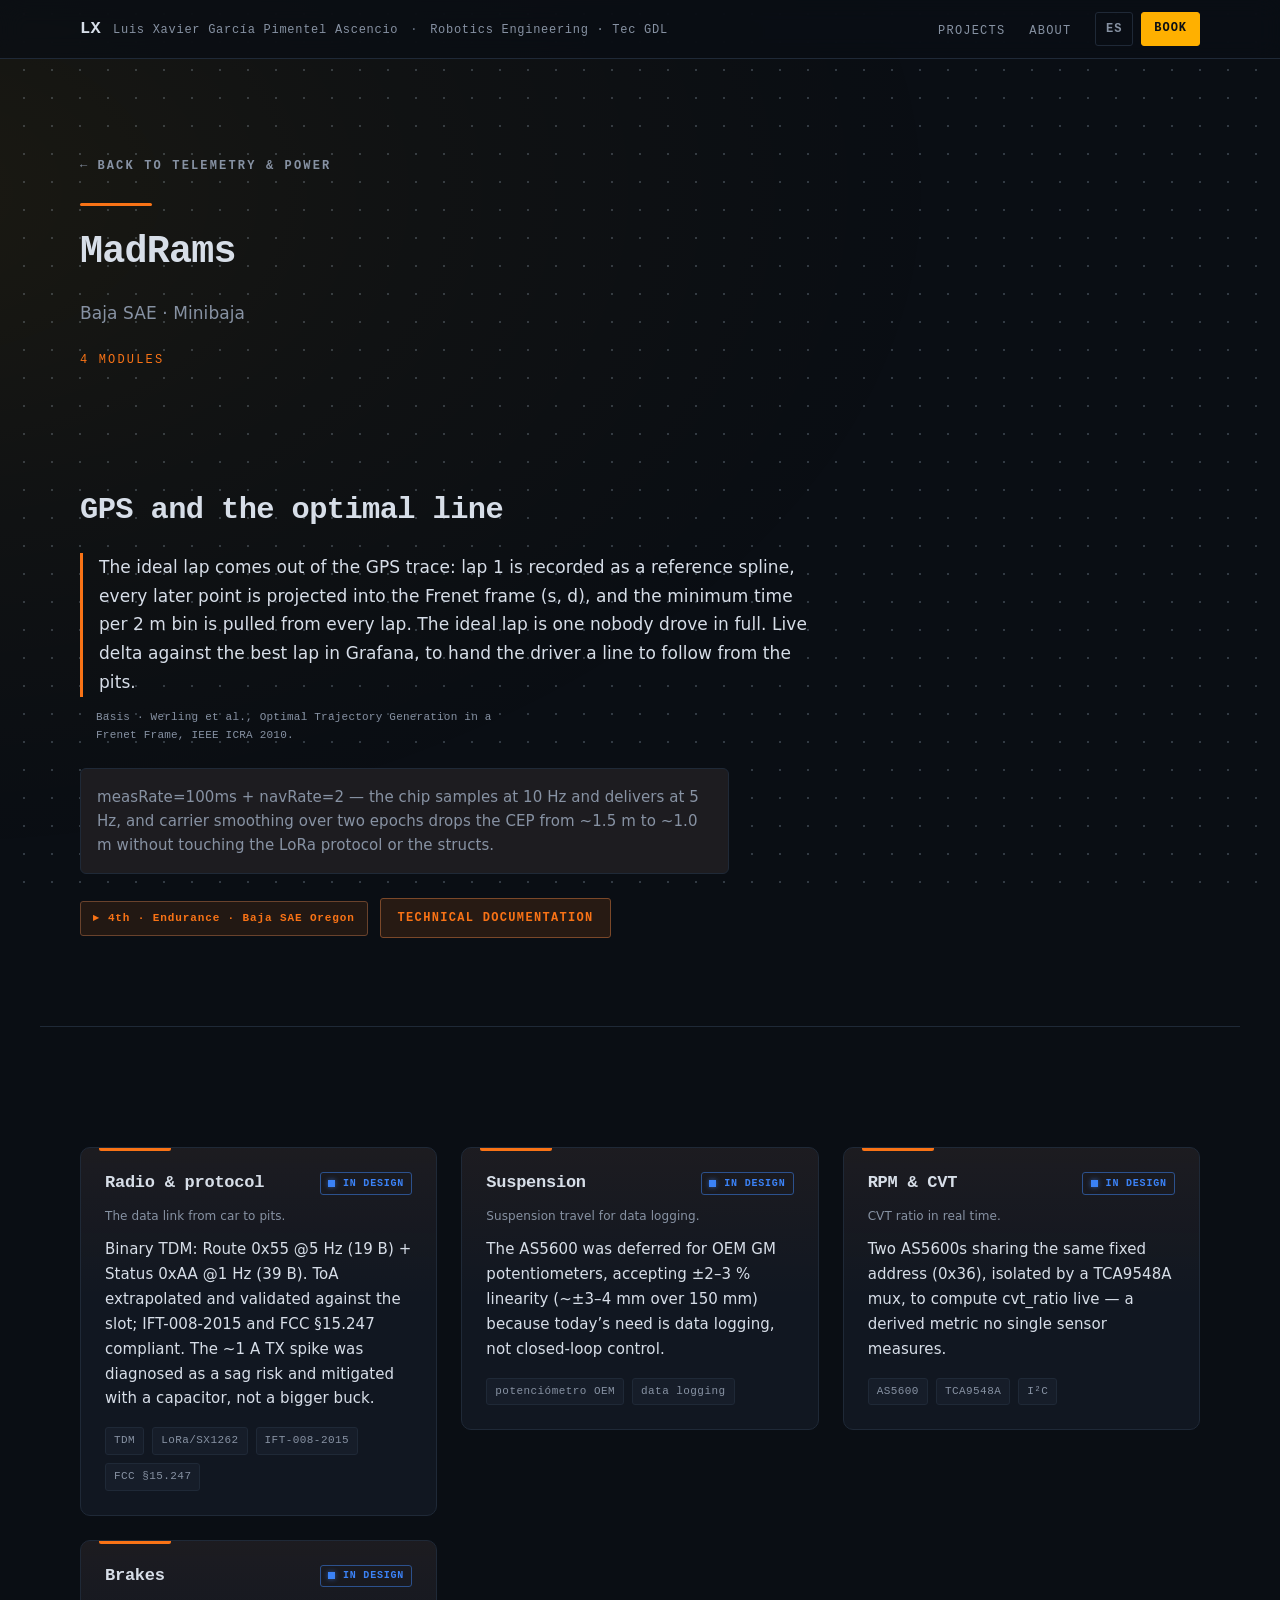
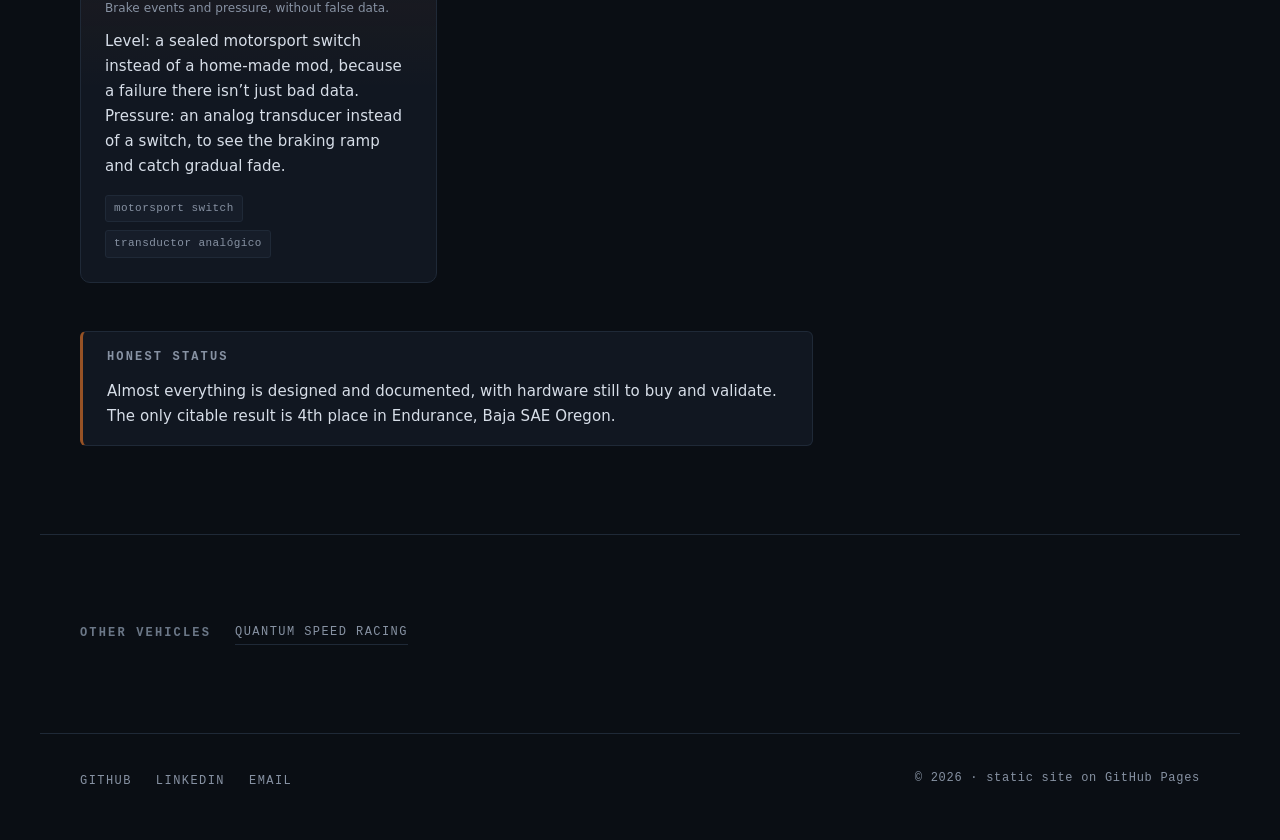
<file: coche-madrams.html>
<!doctype html>
<html lang="es">
<head>
<meta charset="UTF-8">
<meta name="viewport" content="width=device-width, initial-scale=1">
<title data-i18n="meta.title.vehiculo.madrams">MadRams — Luis Xavier García Pimentel Ascencio</title>
<meta name="description" content="Coche Baja SAE de MadRams: telemetría por radio LoRa, vuelta ideal en marco de Frenet y decisiones de ingeniería subsistema por subsistema.">

<meta http-equiv="Content-Security-Policy"
      content="default-src 'self';
               script-src 'self';
               style-src 'self' 'unsafe-inline' https://fonts.googleapis.com;
               img-src 'self' data: https:;
               font-src 'self' https://fonts.gstatic.com;
               connect-src 'self';">

<meta property="og:title" data-i18n-content="meta.title.vehiculo.madrams" content="MadRams — Luis Xavier García Pimentel Ascencio">
<meta property="og:description" content="Coche Baja SAE de MadRams: telemetría por radio LoRa, vuelta ideal en marco de Frenet y decisiones de ingeniería subsistema por subsistema.">
<meta property="og:type" content="website">
<meta property="og:url" content="https://luisxavierxd.github.io/Portfolio/coche-madrams">
<meta property="og:image" content="https://luisxavierxd.github.io/Portfolio/assets/og-cover.png">
<meta property="og:image:width" content="1200">
<meta property="og:image:height" content="630">
<meta property="og:image:alt" data-i18n-content="meta.ogImageAlt" content="Trazo de señal que pasa de ruido a una decisión discreta, sobre fondo azul-carbón, junto al nombre Luis Xavier García Pimentel Ascencio.">
<meta name="twitter:card" content="summary_large_image">

<link rel="icon" href="assets/favicon.svg" type="image/svg+xml">

<link rel="preconnect" href="https://fonts.googleapis.com">
<link rel="preconnect" href="https://fonts.gstatic.com" crossorigin>
<link rel="preload" as="style" href="https://fonts.googleapis.com/css2?family=Space+Mono:wght@400;700&family=Inter:wght@400;500;600&display=swap">
<link id="fonts-css" rel="stylesheet" media="print" href="https://fonts.googleapis.com/css2?family=Space+Mono:wght@400;700&family=Inter:wght@400;500;600&display=swap">

<link rel="stylesheet" href="styles.css?v=20261125b">
</head>
<body>
<a class="skip-link" href="#main" data-i18n="a11y.skip">Saltar al contenido</a>

<header class="site-header">
  <nav class="nav" aria-label="Navegación principal" data-i18n-aria="nav.ariaLabel">
    <a class="brand" href="./" data-page-link>
      <span class="brand__mark">LX</span>
      <span class="brand__name">Luis Xavier García Pimentel Ascencio</span>
      <span class="brand__subtitle" data-i18n="nav.subtitle">Ingeniería en Robótica · Tec GDL</span>
    </a>
    <ul class="nav__links">
      <li><a class="nav__link" href="./#projects" data-page-link data-i18n="nav.projects">Proyectos</a></li>
      <li><a class="nav__link" href="./#about" data-page-link data-i18n="nav.about">Sobre mí</a></li>
    </ul>
    <div class="nav__actions">
      <button id="lang-toggle" class="lang-toggle" type="button" aria-label="EN — cambiar a inglés" data-i18n-aria="langToggle.ariaLabel">EN</button>
      <a class="btn btn--primary btn--small" href="./#book" data-page-link data-i18n="nav.bookCta">Agendar</a>
    </div>
  </nav>
</header>

<main id="main" tabindex="-1">
  <!-- Data-rendered from the VEHICLES table in main.js, in the active language.
       Adding a subsystem is one entry in that table — this shell never changes. -->
  <div id="vehicle-root" data-vehicle="madrams"></div>

  <noscript>
    <section class="section">
      <p class="vehicle-noscript">
        Esta página se arma con JavaScript. Mientras tanto:
        <a href="telemetria">volver a Telemetría y potencia</a> ·
        <a href="https://balsam-ringer-081.notion.site/797b2fdbb6b982669b6981bc59cf0b23" target="_blank" rel="noopener noreferrer">documentación técnica</a>.
      </p>
    </section>
  </noscript>
</main>

<footer class="site-footer">
  <ul class="footer__links">
    <li><a class="footer__link" href="https://github.com/luisxavierxd" target="_blank" rel="noopener noreferrer" data-i18n="social.github">GitHub</a></li>
    <li><a class="footer__link" href="https://www.linkedin.com/in/luis-xavier-garcía-pimentel-ascencio-251508333" target="_blank" rel="noopener noreferrer" data-i18n="social.linkedin">LinkedIn</a></li>
    <li><a class="footer__link" href="mailto:luisxaviergpa@proton.me" data-i18n="social.email">Email</a></li>
  </ul>
  <p class="footer__meta">© <span id="year"></span> · <span data-i18n="footer.tagline">sitio estático en GitHub Pages</span></p>
</footer>

<script src="main.js?v=20261125b" defer></script>
</body>
</html>
</file>
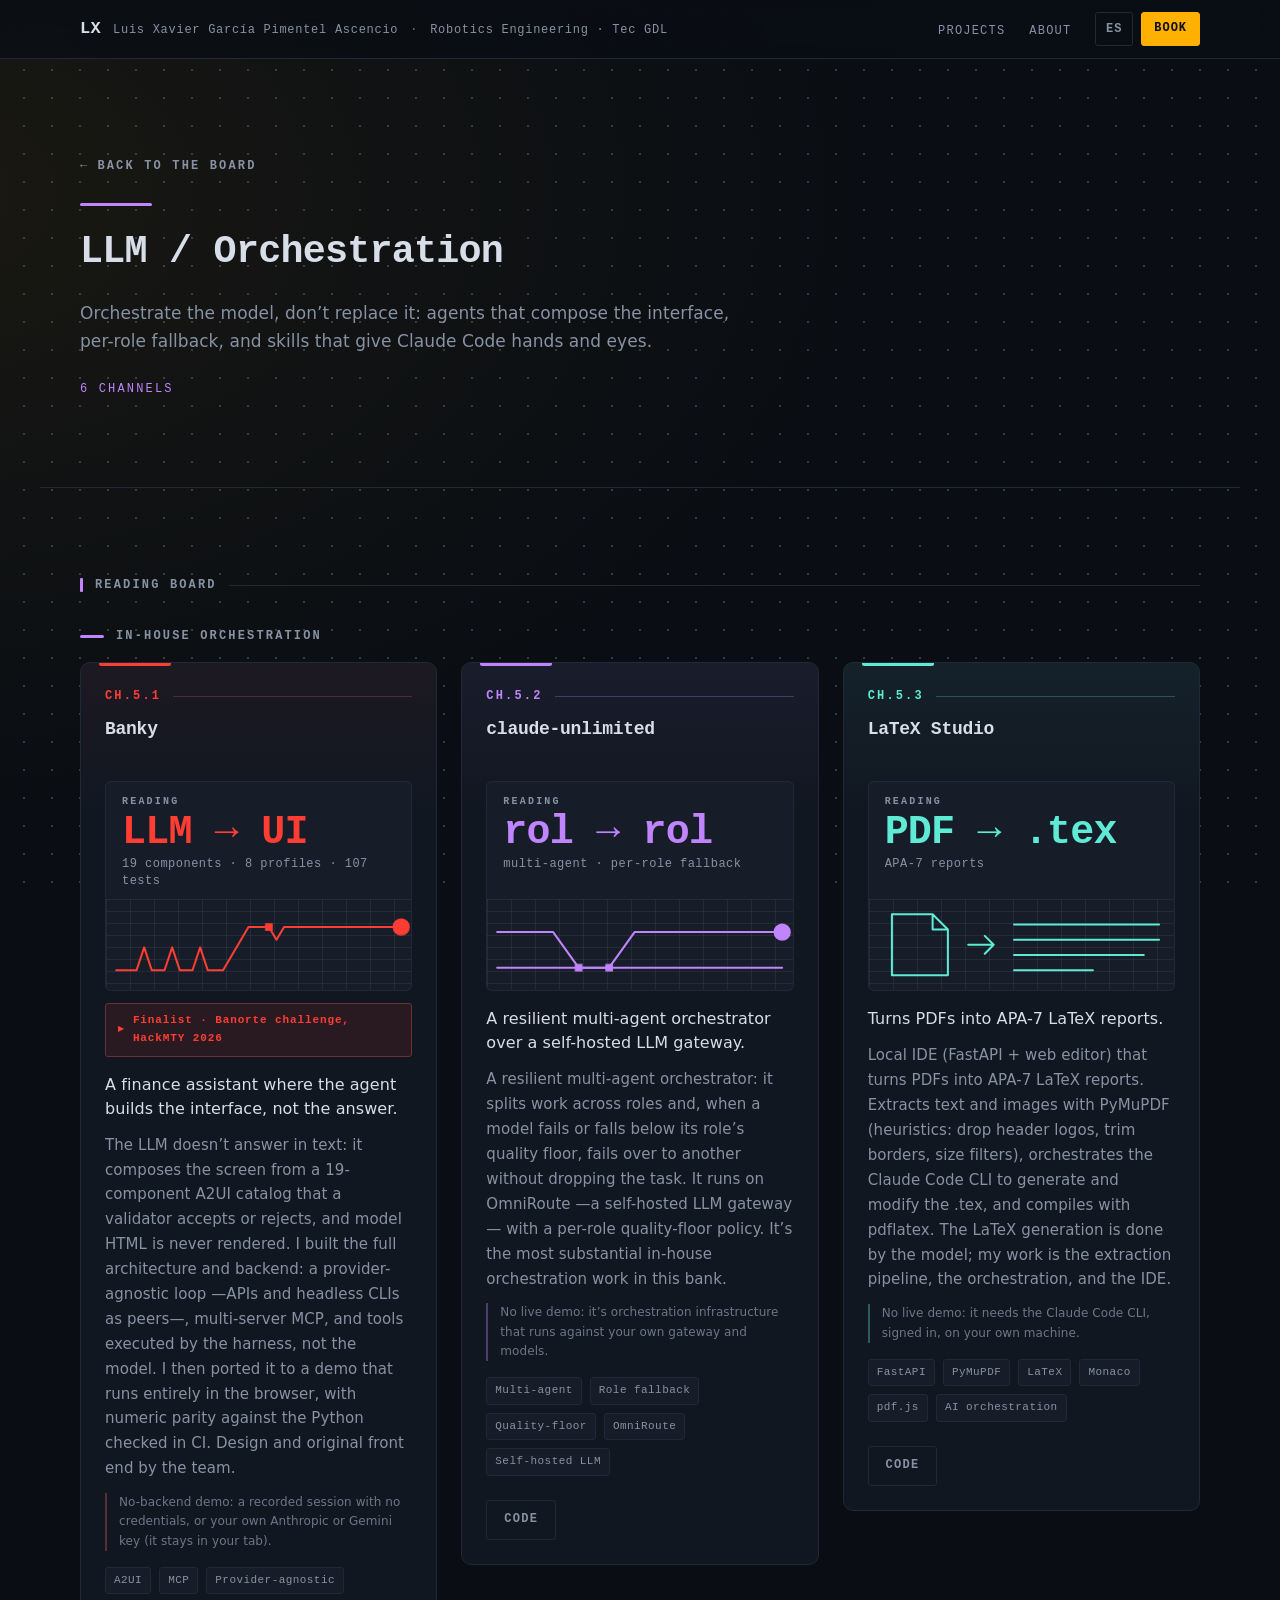
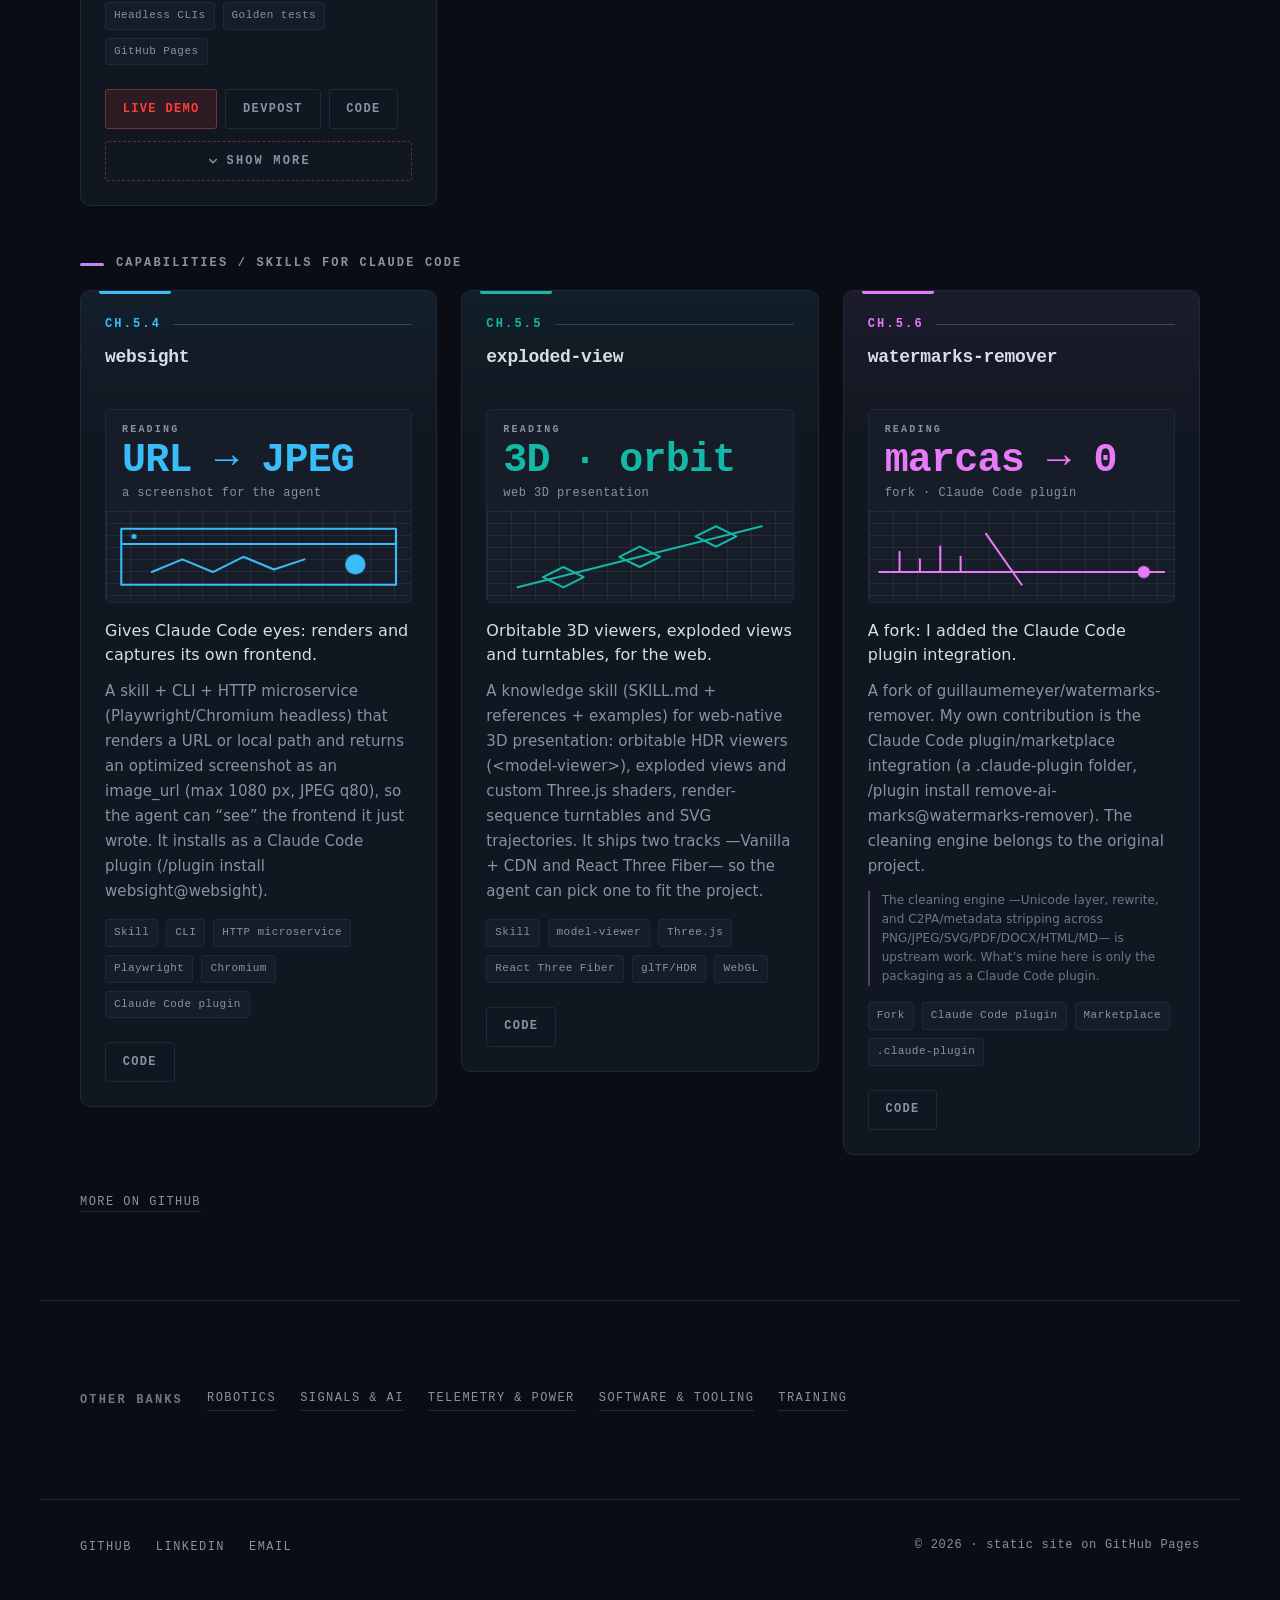
<file: ia.html>
<!doctype html>
<html lang="es">
<head>
<meta charset="UTF-8">
<meta name="viewport" content="width=device-width, initial-scale=1">
<title data-i18n="meta.title.ia">LLM / Orquestación — Luis Xavier García Pimentel Ascencio</title>
<meta name="description" data-i18n-content="cat.ia.line" content="Orquestar el modelo, no reemplazarlo: agentes que componen la interfaz, fallback por rol y skills que le dan manos y ojos a Claude Code.">

<meta http-equiv="Content-Security-Policy"
      content="default-src 'self';
               script-src 'self';
               style-src 'self' 'unsafe-inline' https://fonts.googleapis.com;
               img-src 'self' data: https:;
               font-src 'self' https://fonts.gstatic.com;
               connect-src 'self';">

<meta property="og:title" data-i18n-content="meta.title.ia" content="LLM / Orquestación — Luis Xavier García Pimentel Ascencio">
<meta property="og:description" data-i18n-content="cat.ia.line" content="Orquestar el modelo, no reemplazarlo: agentes que componen la interfaz, fallback por rol y skills que le dan manos y ojos a Claude Code.">
<meta property="og:type" content="website">
<meta property="og:url" content="https://luisxavierxd.github.io/Portfolio/ia">
<meta property="og:image" content="https://luisxavierxd.github.io/Portfolio/assets/og-cover.png">
<meta property="og:image:width" content="1200">
<meta property="og:image:height" content="630">
<meta property="og:image:alt" data-i18n-content="meta.ogImageAlt" content="Trazo de señal que pasa de ruido a una decisión discreta, sobre fondo azul-carbón, junto al nombre Luis Xavier García Pimentel Ascencio.">
<meta name="twitter:card" content="summary_large_image">

<link rel="icon" href="assets/favicon.svg" type="image/svg+xml">

<link rel="preconnect" href="https://fonts.googleapis.com">
<link rel="preconnect" href="https://fonts.gstatic.com" crossorigin>
<link rel="preload" as="style" href="https://fonts.googleapis.com/css2?family=Space+Mono:wght@400;700&family=Inter:wght@400;500;600&display=swap">
<link id="fonts-css" rel="stylesheet" media="print" href="https://fonts.googleapis.com/css2?family=Space+Mono:wght@400;700&family=Inter:wght@400;500;600&display=swap">

<link rel="stylesheet" href="styles.css?v=20261125b">
</head>
<body>
<a class="skip-link" href="#main" data-i18n="a11y.skip">Saltar al contenido</a>

<header class="site-header">
  <nav class="nav" aria-label="Navegación principal" data-i18n-aria="nav.ariaLabel">
    <a class="brand" href="./" data-page-link>
      <span class="brand__mark">LX</span>
      <span class="brand__name">Luis Xavier García Pimentel Ascencio</span>
      <span class="brand__subtitle" data-i18n="nav.subtitle">Ingeniería en Robótica · Tec GDL</span>
    </a>
    <ul class="nav__links">
      <li><a class="nav__link" href="./#projects" data-page-link data-i18n="nav.projects">Proyectos</a></li>
      <li><a class="nav__link" href="./#about" data-page-link data-i18n="nav.about">Sobre mí</a></li>
    </ul>
    <div class="nav__actions">
      <button id="lang-toggle" class="lang-toggle" type="button" aria-label="EN — cambiar a inglés" data-i18n-aria="langToggle.ariaLabel">EN</button>
      <a class="btn btn--primary btn--small" href="./#book" data-page-link data-i18n="nav.bookCta">Agendar</a>
    </div>
  </nav>
</header>

<main id="main" tabindex="-1">

  <section class="section section--sub" style="--ch: var(--ch-orchid)">
    <a class="backlink" href="./" data-page-link data-i18n="nav.back">Volver al tablero</a>
    <h1 class="subhead__title" data-i18n="cat.ia.name">LLM / Orquestación</h1>
    <p class="subhead__line" data-i18n="cat.ia.line">Orquestar el modelo, no reemplazarlo: agentes que componen la interfaz, fallback por rol y skills que le dan manos y ojos a Claude Code.</p>
    <p class="subhead__count" data-i18n="cat.ia.count">6 canales</p>
  </section>

  <section class="section section--projects" aria-labelledby="board-heading" style="--ch: var(--ch-orchid)">
    <h2 id="board-heading" class="section__eyebrow" data-i18n="projects.eyebrow">Tablero de lecturas</h2>

    <!-- Two sub-groups, one continuous numbering: CH.5.1–5.3 are the in-house
         orchestrators, CH.5.4–5.6 the capabilities I gave Claude Code. The
         heading breaks the grid; the addresses read straight through. -->
    <h3 class="board__group" data-i18n="group.orquestacion">Orquestación propia</h3>

    <div class="board board--unit-2l">

      <!-- Banky leads the group: it is the only orchestrator here you can open and
           use. --ch-banky, not the bank's orchid — the Banorte reto is the premise. -->
      <article class="channel" id="banky" style="--ch: var(--ch-banky)">
        <p class="channel__addr">CH.5.1</p>
        <h3 class="channel__name">Banky</h3>
        <p class="channel__reading">
          <span class="reading__label" data-i18n="channel.readingLabel">LECTURA</span>
          <span class="reading__value">LLM → UI</span>
          <span class="reading__unit" data-i18n="proj.banky.unit">19 componentes · 8 perfiles · 107 tests</span>
        </p>
        <svg class="trace" viewBox="0 0 120 36" aria-hidden="true" focusable="false"><!-- TRACE: banky -
             two phases of a turn. First the short pulses on the left: tool calls the harness
             runs, one per beat, none of them the answer. Then the climb to a plateau - the
             composed interface - which passes through a gate (the validator) and takes one
             notch of repair before it latches at the marker. The model never draws the screen
             itself; it proposes, the gate decides. -->
          <path pathLength="1" fill="none" stroke-width="2" stroke-linecap="round" stroke-linejoin="round"
                d="M4 28 H12 L15 19 L18 28 H23 L26 19 L29 28 H34 L37 19 L40 28
                   H46 L56 11 H64 L67 16 L70 11 H116"/>
          <rect x="62.5" y="9.5" width="3" height="3"/>
          <circle cx="116" cy="11" r="3.4"/>
        </svg>
        <!-- Finalist is a classification, not a prize: .channel__result, not
             .channel__award. Same well as Elyos's ribbon, below the readout. -->
        <p class="channel__result" data-i18n="proj.banky.result">Finalista · reto Banorte, HackMTY 2026</p>
        <p class="channel__tagline" data-i18n="proj.banky.tagline">Un asistente financiero donde el agente construye la interfaz, no la respuesta.</p>
        <p class="channel__blurb" data-i18n="proj.banky.blurb">El LLM no contesta texto: compone la pantalla con un catálogo A2UI de 19 componentes que un validador acepta o rechaza, y nunca se renderiza HTML del modelo. Arquitectura y backend completos míos: ciclo agnóstico de proveedor —APIs y CLIs headless como pares—, MCP multi-servidor y herramientas que ejecuta el harness, no el modelo. Después lo porté a una demo que corre entera en el navegador, con paridad numérica contra el Python verificada en CI. Diseño y front original por el equipo.</p>
        <p class="channel__note" data-i18n="proj.banky.note">Demo sin backend: una sesión grabada sin credenciales, o tu propia key de Anthropic o Gemini (se queda en tu pestaña).</p>
        <ul class="badges">
          <li class="badge">A2UI</li>
          <li class="badge">MCP</li>
          <li class="badge">Provider-agnostic</li>
          <li class="badge">Headless CLIs</li>
          <li class="badge">Golden tests</li>
          <li class="badge">GitHub Pages</li>
        </ul>
        <div class="channel__links">
          <!-- banky.mx vence 12-sep-2027: cambiar a https://luisxavierxd.github.io/HackMTY-2026_Banorte/ tras quitar el CNAME -->
          <a class="btn btn--demo" href="https://www.banky.mx" target="_blank" rel="noopener noreferrer" data-i18n="proj.btn.demo">Demo en vivo</a>
          <a class="btn btn--code" href="https://devpost.com/software/banky-ipv7mz" target="_blank" rel="noopener noreferrer" data-i18n="proj.btn.devpost">Devpost</a>
          <a class="btn btn--code" href="https://github.com/luisxavierxd/HackMTY-2026_Banorte" target="_blank" rel="noopener noreferrer" data-i18n="proj.btn.code">Código</a>
        </div>
        <!-- Disclosure: one button, no clickable wrapper. Both labels live in the
             DOM and CSS shows exactly one of them per aria-expanded state, so the
             language pass (which only writes textContent per data-i18n key) and the
             state change (pure CSS) can never overwrite each other. -->
        <button class="disclosure" type="button" aria-expanded="false" aria-controls="panel-banky">
          <svg class="disclosure__chevron" viewBox="0 0 12 12" aria-hidden="true" focusable="false">
            <path d="M2.75 4.5 6 7.75 9.25 4.5" fill="none" stroke="currentColor" stroke-width="1.6" stroke-linecap="round" stroke-linejoin="round"/>
          </svg>
          <span class="disclosure__label disclosure__label--more" data-i18n="disclosure.more">Ver más</span>
          <span class="disclosure__label disclosure__label--less" data-i18n="disclosure.less">Ver menos</span>
        </button>
        <div class="panel" id="panel-banky" hidden>
          <div class="panel__inner">
            <div class="panel__body">
              <p class="panel__eyebrow" data-i18n="panel.eyebrow">Qué puedes probar</p>
              <p class="panel__text" data-i18n="proj.banky.panel.body">Entra sin key y abre la sesión grabada: respuestas del harness real convertidas en pantallas. Con una key de Anthropic o Gemini corre el ciclo completo en tu navegador. Si clonas el repo, puedes conectar la página a un CLI local (Claude Code, Codex, Cursor o Antigravity).</p>
              <ul class="panel__list">
                <li data-i18n="proj.banky.panel.tech1">Dos fases por turno: razonar con herramientas, luego componer la UI.</li>
                <li data-i18n="proj.banky.panel.tech2">Los componentes apuntan a los datos con JSON Pointer; el modelo no copia números.</li>
                <li data-i18n="proj.banky.panel.tech3">Contrato generado desde Python y anti-drift en CI entre los dos targets.</li>
              </ul>
            </div>
          </div>
        </div>
      </article>

      <article class="channel" id="claude-unlimited" style="--ch: var(--ch-orchid)">
        <p class="channel__addr">CH.5.2</p>
        <h3 class="channel__name">claude-unlimited</h3>
        <p class="channel__reading">
          <span class="reading__label" data-i18n="channel.readingLabel">LECTURA</span>
          <span class="reading__value">rol → rol</span>
          <span class="reading__unit" data-i18n="proj.claudeunlimited.unit">multi-agente · fallback por rol</span>
        </p>
        <svg class="trace" viewBox="0 0 120 36" aria-hidden="true" focusable="false"><!-- TRACE: claude-unlimited -
             a per-role quality floor drawn flat, and a route that runs high until one role
             drops to the floor; a fallback picks it up and climbs back to a steady line that
             latches at the marker. orchestration that never lets the task fall through. -->
          <path pathLength="1" fill="none" stroke-width="2" stroke-linecap="round" stroke-linejoin="round"
                d="M4 27 H116"/>
          <path pathLength="1" fill="none" stroke-width="2" stroke-linecap="round" stroke-linejoin="round"
                d="M4 13 H26 L36 27 H48 L58 13 H100 L116 13"/>
          <rect x="34.5" y="25.5" width="3" height="3"/>
          <rect x="46.5" y="25.5" width="3" height="3"/>
          <circle cx="116" cy="13" r="3.4"/>
        </svg>
        <p class="channel__tagline" data-i18n="proj.claudeunlimited.tagline">Orquestador multi-agente resiliente sobre un gateway LLM propio.</p>
        <p class="channel__blurb" data-i18n="proj.claudeunlimited.blurb">Orquestador multi-agente resiliente: reparte el trabajo por roles y, cuando un modelo falla o cae por debajo del piso de calidad de su rol, hace fallback a otro sin perder la tarea. Corre sobre OmniRoute —un gateway LLM self-hosted— con política de quality-floor por rol. Es el trabajo de orquestación propio más sustancial del banco.</p>
        <p class="channel__note" data-i18n="proj.claudeunlimited.note">Sin demo en vivo: es infraestructura de orquestación que corre contra tu propio gateway y tus modelos.</p>
        <ul class="badges">
          <li class="badge">Multi-agent</li>
          <li class="badge">Role fallback</li>
          <li class="badge">Quality-floor</li>
          <li class="badge">OmniRoute</li>
          <li class="badge">Self-hosted LLM</li>
        </ul>
        <div class="channel__links">
          <a class="btn btn--code" href="https://github.com/luisxavierxd/claude-unlimited" target="_blank" rel="noopener noreferrer" data-i18n="proj.btn.code">Código</a>
        </div>
      </article>

      <article class="channel" style="--ch: var(--ch-teal)">
        <p class="channel__addr">CH.5.3</p>
        <h3 class="channel__name">LaTeX Studio</h3>
        <p class="channel__reading">
          <span class="reading__label" data-i18n="channel.readingLabel">LECTURA</span>
          <span class="reading__value">PDF → .tex</span>
          <span class="reading__unit" data-i18n="proj.latex.unit">reportes APA-7</span>
        </p>
        <svg class="trace" viewBox="0 0 120 36" aria-hidden="true" focusable="false"><!-- TRACE: latex studio -
             a document pipeline: a raw page with a folded corner on the left, and on the right
             what comes out - justified typeset lines, the last one short, as paragraphs end. -->
          <path pathLength="1" fill="none" stroke-width="2" stroke-linecap="round" stroke-linejoin="round"
                d="M9 6 H25 L31 12 V30 H9 Z M25 6 V12 H31"/>
          <path pathLength="1" fill="none" stroke-width="2" stroke-linecap="round" stroke-linejoin="round"
                d="M39 18 H49 M45.5 14.5 L49 18 L45.5 21.5
                   M57 10 H114 M57 16 H114 M57 22 H108 M57 28 H88"/>
        </svg>
        <p class="channel__tagline" data-i18n="proj.latex.tagline">Convierte PDFs en reportes LaTeX con formato APA-7.</p>
        <p class="channel__blurb" data-i18n="proj.latex.blurb">IDE local (FastAPI + editor web) que convierte PDFs en reportes LaTeX estilo APA 7ª. Extrae texto e imágenes con PyMuPDF (con heurísticos: quita logos de header, recorta bordes, filtra por tamaño), orquesta el CLI de Claude Code para generar y modificar el .tex, y compila con pdflatex. La generación de LaTeX la hace el modelo; mi trabajo es el pipeline de extracción, la orquestación y el IDE.</p>
        <p class="channel__note" data-i18n="proj.latex.note">Sin demo en vivo: necesita el CLI de Claude Code con sesión iniciada en tu propia máquina.</p>
        <ul class="badges">
          <li class="badge">FastAPI</li>
          <li class="badge">PyMuPDF</li>
          <li class="badge">LaTeX</li>
          <li class="badge">Monaco</li>
          <li class="badge">pdf.js</li>
          <li class="badge">AI orchestration</li>
        </ul>
        <div class="channel__links">
          <a class="btn btn--code" href="https://github.com/luisxavierxd/LaTeX-Studio" target="_blank" rel="noopener noreferrer" data-i18n="proj.btn.code">Código</a>
        </div>
      </article>

    </div>

    <h3 class="board__group" data-i18n="group.capacidades">Capacidades / skills para Claude Code</h3>

    <div class="board">

      <article class="channel" style="--ch: var(--ch-cyan)">
        <p class="channel__addr">CH.5.4</p>
        <h3 class="channel__name">websight</h3>
        <p class="channel__reading">
          <span class="reading__label" data-i18n="channel.readingLabel">LECTURA</span>
          <span class="reading__value">URL → JPEG</span>
          <span class="reading__unit" data-i18n="proj.websight.unit">screenshot para el agente</span>
        </p>
        <svg class="trace" viewBox="0 0 120 36" aria-hidden="true" focusable="false"><!-- TRACE: websight -
             a browser frame with its address bar, the page it renders drawn as a line inside,
             and a lens over it: the agent looking at the frontend it just wrote. -->
          <path pathLength="1" fill="none" stroke-width="2" stroke-linecap="round" stroke-linejoin="round"
                d="M6 7 H114 V29 H6 Z M6 13 H114"/>
          <path pathLength="1" fill="none" stroke-width="2" stroke-linecap="round" stroke-linejoin="round"
                d="M18 24 L30 19 L42 24 L54 18 L66 23 L78 19"/>
          <circle cx="11" cy="10" r="1"/>
          <circle cx="98" cy="21" r="4"/>
        </svg>
        <p class="channel__tagline" data-i18n="proj.websight.tagline">Le da ojos a Claude Code: renderiza y captura su propio frontend.</p>
        <p class="channel__blurb" data-i18n="proj.websight.blurb">Skill + CLI + microservicio HTTP (Playwright/Chromium headless) que renderiza una URL o ruta local y devuelve un screenshot optimizado como image_url (máx 1080 px, JPEG q80), para que el agente pueda «ver» el frontend que acaba de escribir. Se instala como plugin de Claude Code (/plugin install websight@websight).</p>
        <ul class="badges">
          <li class="badge">Skill</li>
          <li class="badge">CLI</li>
          <li class="badge">HTTP microservice</li>
          <li class="badge">Playwright</li>
          <li class="badge">Chromium</li>
          <li class="badge">Claude Code plugin</li>
        </ul>
        <div class="channel__links">
          <a class="btn btn--code" href="https://github.com/luisxavierxd/websight" target="_blank" rel="noopener noreferrer" data-i18n="proj.btn.code">Código</a>
        </div>
      </article>

      <article class="channel" style="--ch: var(--ch-emerald)">
        <p class="channel__addr">CH.5.5</p>
        <h3 class="channel__name">exploded-view</h3>
        <p class="channel__reading">
          <span class="reading__label" data-i18n="channel.readingLabel">LECTURA</span>
          <span class="reading__value">3D · orbit</span>
          <span class="reading__unit" data-i18n="proj.explodedview.unit">presentación 3D web</span>
        </p>
        <svg class="trace" viewBox="0 0 120 36" aria-hidden="true" focusable="false"><!-- TRACE: exploded-view -
             three plates fanned apart along an assembly axis: an exploded view, the layers
             lifted off each other the way the skill teaches you to present a part. -->
          <path pathLength="1" fill="none" stroke-width="2" stroke-linecap="round" stroke-linejoin="round"
                d="M12 30 L108 6"/>
          <path pathLength="1" fill="none" stroke-width="2" stroke-linecap="round" stroke-linejoin="round"
                d="M22 26 L30 22 L38 26 L30 30 Z"/>
          <path pathLength="1" fill="none" stroke-width="2" stroke-linecap="round" stroke-linejoin="round"
                d="M52 18 L60 14 L68 18 L60 22 Z"/>
          <path pathLength="1" fill="none" stroke-width="2" stroke-linecap="round" stroke-linejoin="round"
                d="M82 10 L90 6 L98 10 L90 14 Z"/>
        </svg>
        <p class="channel__tagline" data-i18n="proj.explodedview.tagline">Visores 3D orbitables, vistas explosionadas y turntables, para la web.</p>
        <p class="channel__blurb" data-i18n="proj.explodedview.blurb">Skill de conocimiento (SKILL.md + references + examples) para presentación 3D web-nativa: visores orbitables con HDR (&lt;model-viewer&gt;), vistas explosionadas y shaders custom con Three.js, turntables por secuencia de render y trayectorias en SVG. Trae dos tracks —Vanilla + CDN y React Three Fiber— para que el agente elija según el proyecto.</p>
        <ul class="badges">
          <li class="badge">Skill</li>
          <li class="badge">model-viewer</li>
          <li class="badge">Three.js</li>
          <li class="badge">React Three Fiber</li>
          <li class="badge">glTF/HDR</li>
          <li class="badge">WebGL</li>
        </ul>
        <div class="channel__links">
          <a class="btn btn--code" href="https://github.com/luisxavierxd/exploded-view" target="_blank" rel="noopener noreferrer" data-i18n="proj.btn.code">Código</a>
        </div>
      </article>

      <article class="channel" style="--ch: var(--ch-magenta)">
        <p class="channel__addr">CH.5.6</p>
        <h3 class="channel__name">watermarks-remover</h3>
        <p class="channel__reading">
          <span class="reading__label" data-i18n="channel.readingLabel">LECTURA</span>
          <span class="reading__value">marcas → 0</span>
          <span class="reading__unit" data-i18n="proj.watermarks.unit">fork · plugin de Claude Code</span>
        </p>
        <svg class="trace" viewBox="0 0 120 36" aria-hidden="true" focusable="false"><!-- TRACE: watermarks-remover -
             a line of text carrying hidden marks on the left, an eraser stroke passing through,
             and a clean line latching at the marker on the right. A fork: the trace stands for
             the integration, not the cleaning engine, which is upstream work. -->
          <path pathLength="1" fill="none" stroke-width="2" stroke-linecap="round" stroke-linejoin="round"
                d="M4 24 H116"/>
          <path pathLength="1" fill="none" stroke-width="2" stroke-linecap="round" stroke-linejoin="round"
                d="M12 24 V16 M20 24 V19 M28 24 V14 M36 24 V18"/>
          <path pathLength="1" fill="none" stroke-width="2" stroke-linecap="round" stroke-linejoin="round"
                d="M46 9 L60 29"/>
          <circle cx="108" cy="24" r="2.4"/>
        </svg>
        <p class="channel__tagline" data-i18n="proj.watermarks.tagline">Fork: le añadí la integración como plugin de Claude Code.</p>
        <p class="channel__blurb" data-i18n="proj.watermarks.blurb">Fork de guillaumemeyer/watermarks-remover. La contribución propia es la integración como plugin/marketplace de Claude Code (carpeta .claude-plugin, /plugin install remove-ai-marks@watermarks-remover). El motor de limpieza es del proyecto original.</p>
        <p class="channel__note" data-i18n="proj.watermarks.note">El motor de limpieza —capa Unicode, reescritura y strip de C2PA y metadatos en PNG/JPEG/SVG/PDF/DOCX/HTML/MD— es trabajo del upstream. Lo propio aquí es solo el empaquetado como plugin de Claude Code.</p>
        <ul class="badges">
          <li class="badge">Fork</li>
          <li class="badge">Claude Code plugin</li>
          <li class="badge">Marketplace</li>
          <li class="badge">.claude-plugin</li>
        </ul>
        <div class="channel__links">
          <a class="btn btn--code" href="https://github.com/luisxavierxd/watermarks-remover" target="_blank" rel="noopener noreferrer" data-i18n="proj.btn.code">Código</a>
        </div>
      </article>

    </div>

    <p class="board__more"><a class="link" href="https://github.com/luisxavierxd?tab=repositories" target="_blank" rel="noopener noreferrer" data-i18n="projects.more">Ver todo en GitHub</a></p>
  </section>

  <nav class="section siblings" aria-label="Otros bancos" data-i18n-aria="nav.siblings">
    <span class="siblings__label" data-i18n="nav.siblings">Otros bancos</span>
    <a class="link" style="--ch: var(--ch-amber)" href="robotica" data-page-link data-i18n="cat.robotica.name">Robótica</a>
    <a class="link" style="--ch: var(--ch-green)" href="senales" data-page-link data-i18n="cat.senales.name">Señales e IA</a>
    <a class="link" style="--ch: var(--ch-coche)" href="telemetria" data-page-link data-i18n="cat.telemetria.name">Telemetría y potencia</a>
    <a class="link" style="--ch: var(--ch-cyan)" href="software" data-page-link data-i18n="cat.software.name">Software y herramientas</a>
    <a class="link" style="--ch: var(--ch-lime)" href="formacion" data-page-link data-i18n="cat.formacion.name">Formación</a>
  </nav>

</main>

<footer class="site-footer">
  <ul class="footer__links">
    <li><a class="footer__link" href="https://github.com/luisxavierxd" target="_blank" rel="noopener noreferrer" data-i18n="social.github">GitHub</a></li>
    <li><a class="footer__link" href="https://www.linkedin.com/in/luis-xavier-garcía-pimentel-ascencio-251508333" target="_blank" rel="noopener noreferrer" data-i18n="social.linkedin">LinkedIn</a></li>
    <li><a class="footer__link" href="mailto:luisxaviergpa@proton.me" data-i18n="social.email">Email</a></li>
  </ul>
  <p class="footer__meta">© <span id="year"></span> · <span data-i18n="footer.tagline">sitio estático en GitHub Pages</span></p>
</footer>

<script src="main.js?v=20261125b" defer></script>
</body>
</html>
</file>
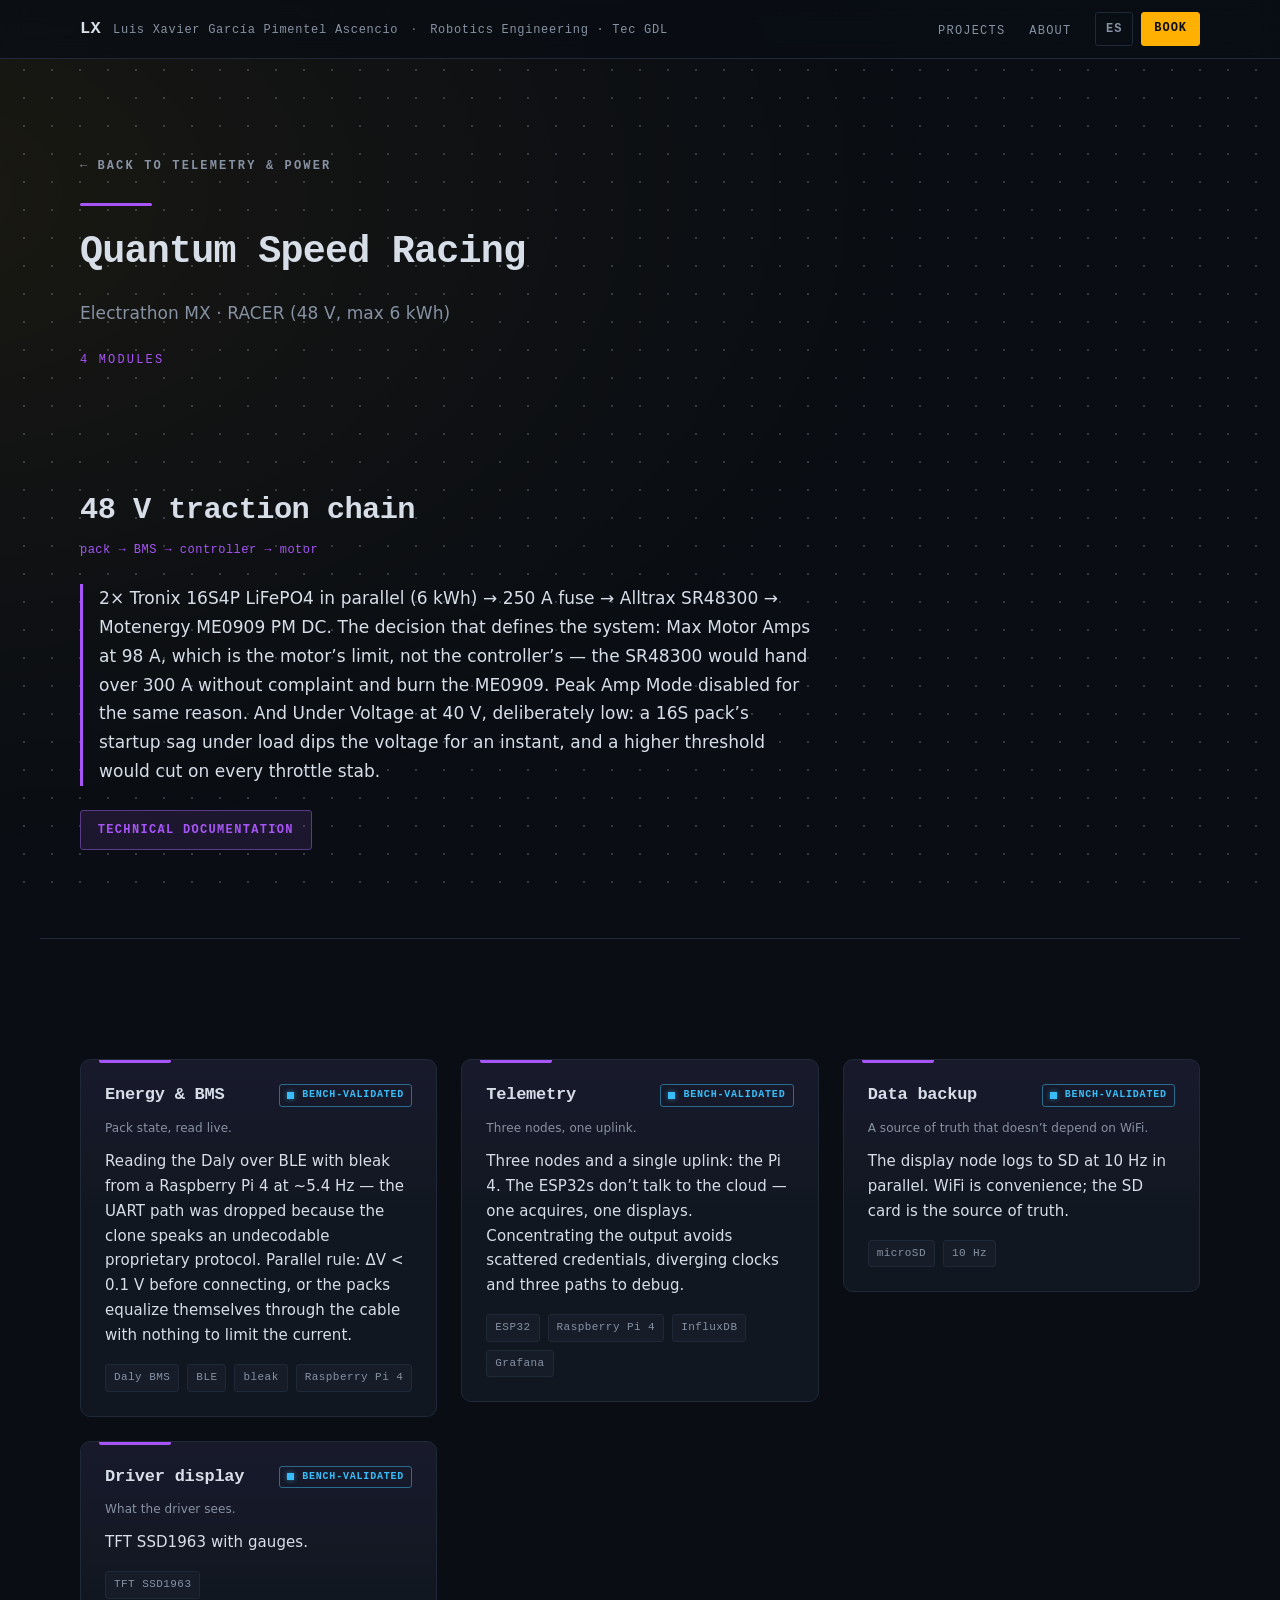
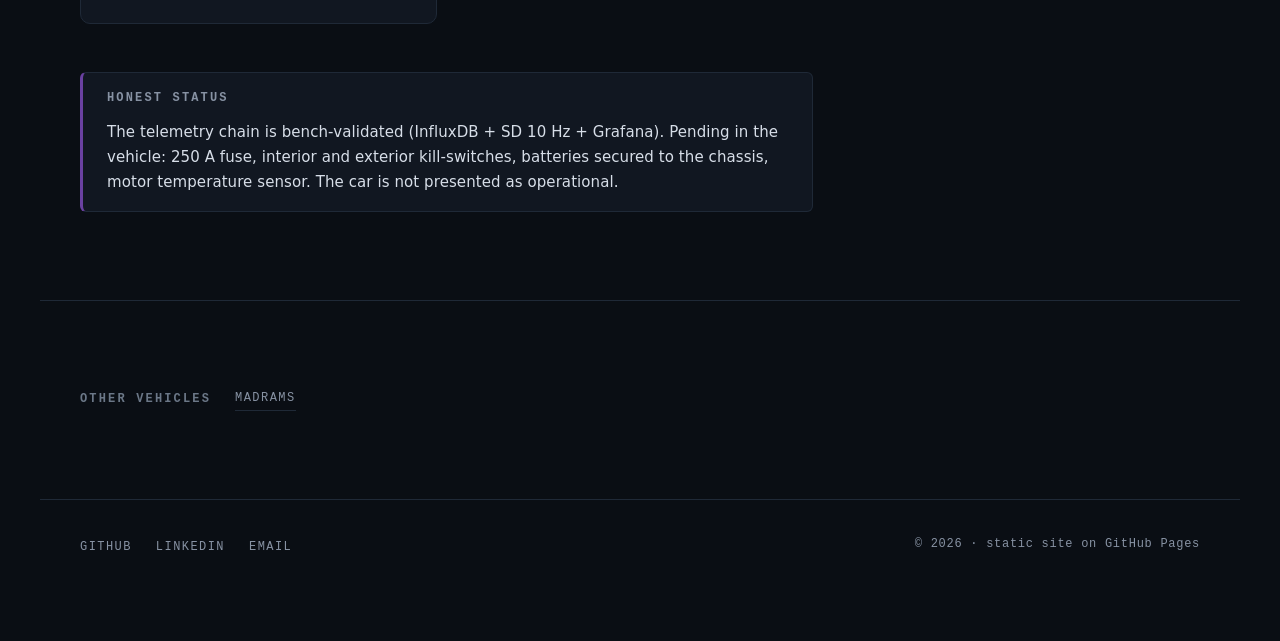
<file: quantum.html>
<!doctype html>
<html lang="es">
<head>
<meta charset="UTF-8">
<meta name="viewport" content="width=device-width, initial-scale=1">
<title data-i18n="meta.title.vehiculo.quantum">Quantum Speed Racing — Luis Xavier García Pimentel Ascencio</title>
<meta name="description" content="Auto eléctrico de Electrathon: cadena de tracción de 48 V (pack → BMS → controlador → motor) y una telemetría de tres nodos validada en banco.">

<meta http-equiv="Content-Security-Policy"
      content="default-src 'self';
               script-src 'self';
               style-src 'self' 'unsafe-inline' https://fonts.googleapis.com;
               img-src 'self' data: https:;
               font-src 'self' https://fonts.gstatic.com;
               connect-src 'self';">

<meta property="og:title" data-i18n-content="meta.title.vehiculo.quantum" content="Quantum Speed Racing — Luis Xavier García Pimentel Ascencio">
<meta property="og:description" content="Auto eléctrico de Electrathon: cadena de tracción de 48 V (pack → BMS → controlador → motor) y una telemetría de tres nodos validada en banco.">
<meta property="og:type" content="website">
<meta property="og:url" content="https://luisxavierxd.github.io/Portfolio/quantum">
<meta property="og:image" content="https://luisxavierxd.github.io/Portfolio/assets/og-cover.png">
<meta property="og:image:width" content="1200">
<meta property="og:image:height" content="630">
<meta property="og:image:alt" data-i18n-content="meta.ogImageAlt" content="Trazo de señal que pasa de ruido a una decisión discreta, sobre fondo azul-carbón, junto al nombre Luis Xavier García Pimentel Ascencio.">
<meta name="twitter:card" content="summary_large_image">

<link rel="icon" href="assets/favicon.svg" type="image/svg+xml">

<link rel="preconnect" href="https://fonts.googleapis.com">
<link rel="preconnect" href="https://fonts.gstatic.com" crossorigin>
<link rel="preload" as="style" href="https://fonts.googleapis.com/css2?family=Space+Mono:wght@400;700&family=Inter:wght@400;500;600&display=swap">
<link id="fonts-css" rel="stylesheet" media="print" href="https://fonts.googleapis.com/css2?family=Space+Mono:wght@400;700&family=Inter:wght@400;500;600&display=swap">

<link rel="stylesheet" href="styles.css?v=20261125b">
</head>
<body>
<a class="skip-link" href="#main" data-i18n="a11y.skip">Saltar al contenido</a>

<header class="site-header">
  <nav class="nav" aria-label="Navegación principal" data-i18n-aria="nav.ariaLabel">
    <a class="brand" href="./" data-page-link>
      <span class="brand__mark">LX</span>
      <span class="brand__name">Luis Xavier García Pimentel Ascencio</span>
      <span class="brand__subtitle" data-i18n="nav.subtitle">Ingeniería en Robótica · Tec GDL</span>
    </a>
    <ul class="nav__links">
      <li><a class="nav__link" href="./#projects" data-page-link data-i18n="nav.projects">Proyectos</a></li>
      <li><a class="nav__link" href="./#about" data-page-link data-i18n="nav.about">Sobre mí</a></li>
    </ul>
    <div class="nav__actions">
      <button id="lang-toggle" class="lang-toggle" type="button" aria-label="EN — cambiar a inglés" data-i18n-aria="langToggle.ariaLabel">EN</button>
      <a class="btn btn--primary btn--small" href="./#book" data-page-link data-i18n="nav.bookCta">Agendar</a>
    </div>
  </nav>
</header>

<main id="main" tabindex="-1">
  <!-- Data-rendered from the VEHICLES table in main.js, in the active language.
       Adding a subsystem is one entry in that table — this shell never changes. -->
  <div id="vehicle-root" data-vehicle="quantum"></div>

  <noscript>
    <section class="section">
      <p class="vehicle-noscript">
        Esta página se arma con JavaScript. Mientras tanto:
        <a href="telemetria">volver a Telemetría y potencia</a> ·
        <a href="https://balsam-ringer-081.notion.site/1aab2fdbb6b982959ef201dbf93ec2cf" target="_blank" rel="noopener noreferrer">documentación técnica</a>.
      </p>
    </section>
  </noscript>
</main>

<footer class="site-footer">
  <ul class="footer__links">
    <li><a class="footer__link" href="https://github.com/luisxavierxd" target="_blank" rel="noopener noreferrer" data-i18n="social.github">GitHub</a></li>
    <li><a class="footer__link" href="https://www.linkedin.com/in/luis-xavier-garcía-pimentel-ascencio-251508333" target="_blank" rel="noopener noreferrer" data-i18n="social.linkedin">LinkedIn</a></li>
    <li><a class="footer__link" href="mailto:luisxaviergpa@proton.me" data-i18n="social.email">Email</a></li>
  </ul>
  <p class="footer__meta">© <span id="year"></span> · <span data-i18n="footer.tagline">sitio estático en GitHub Pages</span></p>
</footer>

<script src="main.js?v=20261125b" defer></script>
</body>
</html>
</file>
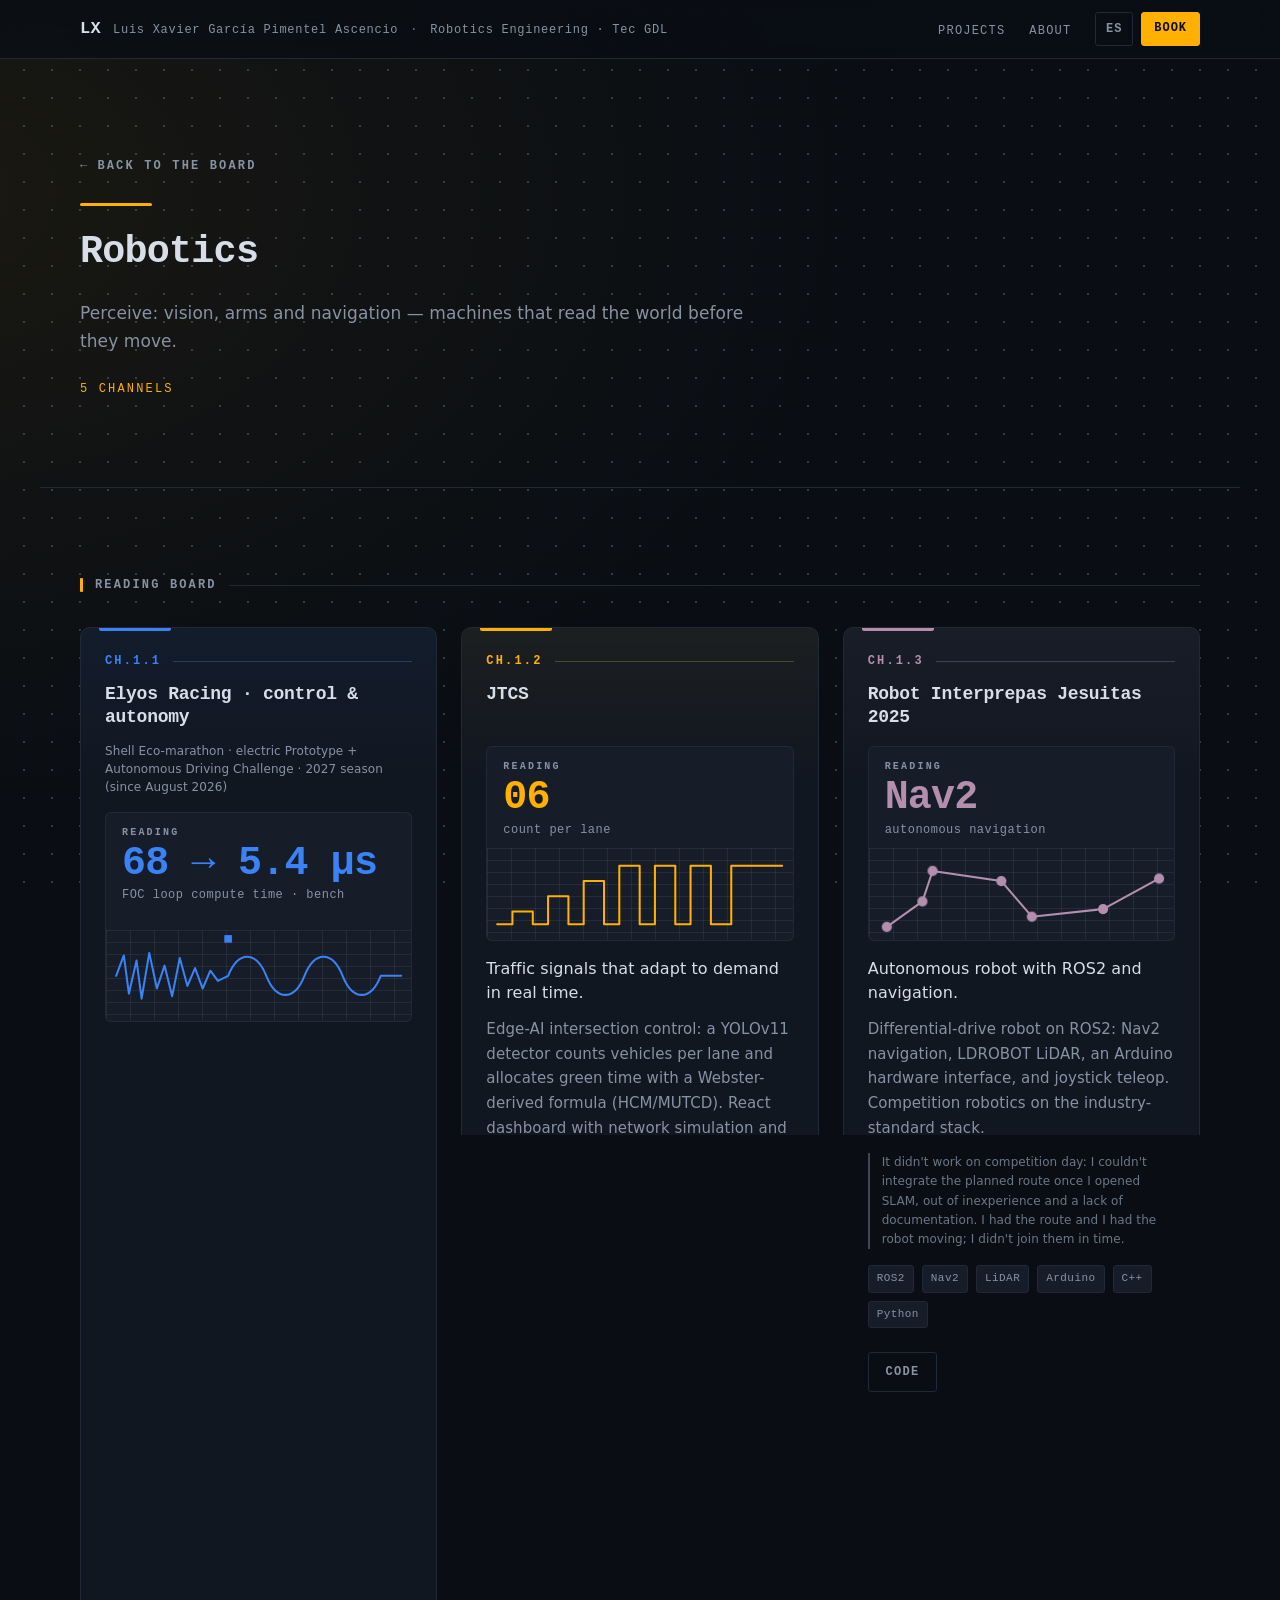
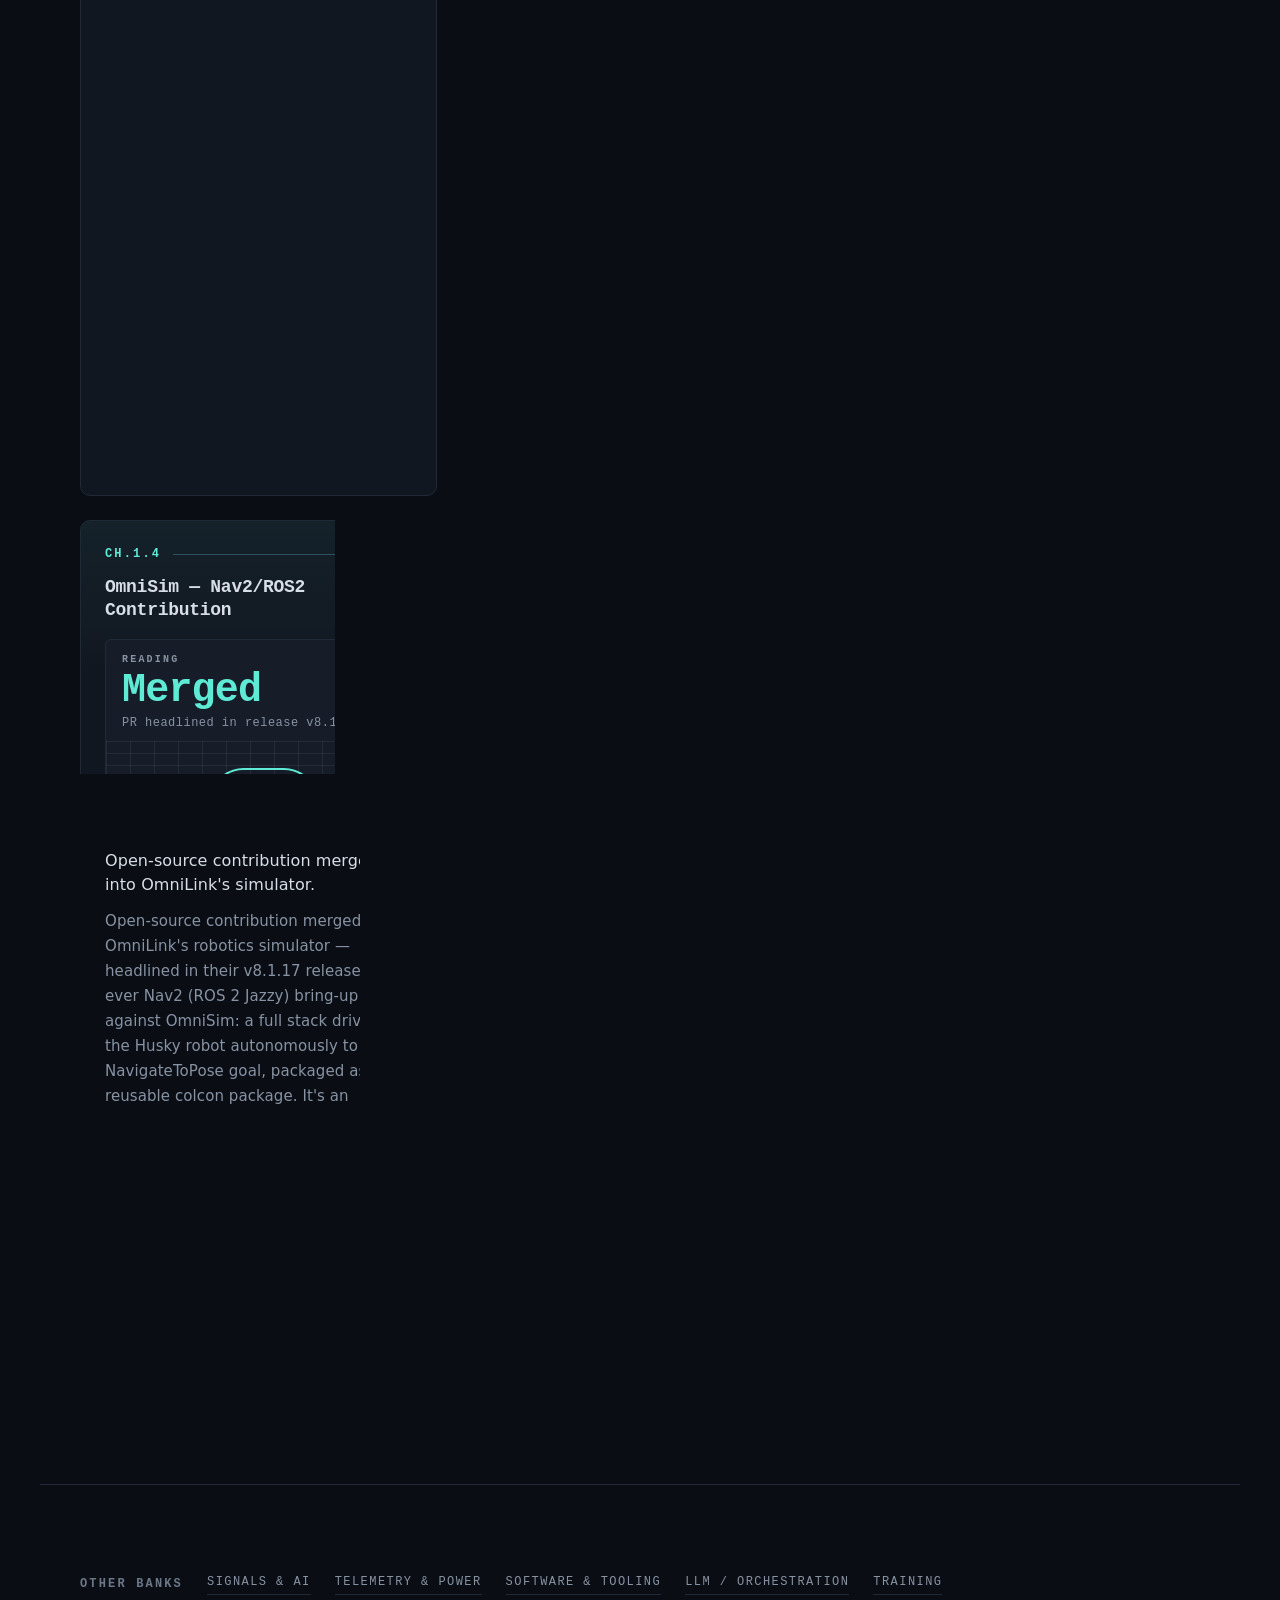
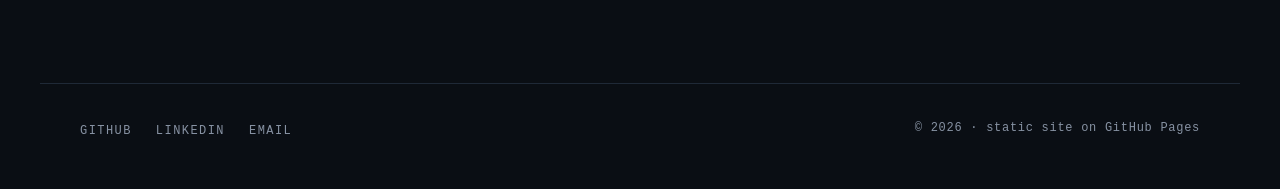
<file: robotica.html>
<!doctype html>
<html lang="es">
<head>
<meta charset="UTF-8">
<meta name="viewport" content="width=device-width, initial-scale=1">
<title data-i18n="meta.title.robotica">Robótica — Luis Xavier García Pimentel Ascencio</title>
<meta name="description" data-i18n-content="cat.robotica.line" content="Percibir: visión, brazos y navegación — máquinas que leen el mundo antes de moverse.">

<!-- No Calendly on the category pages: the booking well lives on the landing
     only, so this page's policy never has to admit a third-party origin. -->
<meta http-equiv="Content-Security-Policy"
      content="default-src 'self';
               script-src 'self';
               style-src 'self' 'unsafe-inline' https://fonts.googleapis.com;
               img-src 'self' data: https:;
               font-src 'self' https://fonts.gstatic.com;
               connect-src 'self';">

<meta property="og:title" data-i18n-content="meta.title.robotica" content="Robótica — Luis Xavier García Pimentel Ascencio">
<meta property="og:description" data-i18n-content="cat.robotica.line" content="Percibir: visión, brazos y navegación — máquinas que leen el mundo antes de moverse.">
<meta property="og:type" content="website">
<meta property="og:url" content="https://luisxavierxd.github.io/Portfolio/robotica">
<meta property="og:image" content="https://luisxavierxd.github.io/Portfolio/assets/og-cover.png">
<meta property="og:image:width" content="1200">
<meta property="og:image:height" content="630">
<meta property="og:image:alt" data-i18n-content="meta.ogImageAlt" content="Trazo de señal que pasa de ruido a una decisión discreta, sobre fondo azul-carbón, junto al nombre Luis Xavier García Pimentel Ascencio.">
<meta name="twitter:card" content="summary_large_image">

<link rel="icon" href="assets/favicon.svg" type="image/svg+xml">

<link rel="preconnect" href="https://fonts.googleapis.com">
<link rel="preconnect" href="https://fonts.gstatic.com" crossorigin>
<link rel="preload" as="style" href="https://fonts.googleapis.com/css2?family=Space+Mono:wght@400;700&family=Inter:wght@400;500;600&display=swap">
<link id="fonts-css" rel="stylesheet" media="print" href="https://fonts.googleapis.com/css2?family=Space+Mono:wght@400;700&family=Inter:wght@400;500;600&display=swap">

<link rel="stylesheet" href="styles.css?v=20261125b">
</head>
<body>
<a class="skip-link" href="#main" data-i18n="a11y.skip">Saltar al contenido</a>

<header class="site-header">
  <nav class="nav" aria-label="Navegación principal" data-i18n-aria="nav.ariaLabel">
    <a class="brand" href="./" data-page-link>
      <span class="brand__mark">LX</span>
      <span class="brand__name">Luis Xavier García Pimentel Ascencio</span>
      <span class="brand__subtitle" data-i18n="nav.subtitle">Ingeniería en Robótica · Tec GDL</span>
    </a>
    <ul class="nav__links">
      <li><a class="nav__link" href="./#projects" data-page-link data-i18n="nav.projects">Proyectos</a></li>
      <li><a class="nav__link" href="./#about" data-page-link data-i18n="nav.about">Sobre mí</a></li>
    </ul>
    <div class="nav__actions">
      <button id="lang-toggle" class="lang-toggle" type="button" aria-label="EN — cambiar a inglés" data-i18n-aria="langToggle.ariaLabel">EN</button>
      <a class="btn btn--primary btn--small" href="./#book" data-page-link data-i18n="nav.bookCta">Agendar</a>
    </div>
  </nav>
</header>

<main id="main" tabindex="-1">

  <section class="section section--sub" style="--ch: var(--ch-amber)">
    <a class="backlink" href="./" data-page-link data-i18n="nav.back">Volver al tablero</a>
    <h1 class="subhead__title" data-i18n="cat.robotica.name">Robótica</h1>
    <p class="subhead__line" data-i18n="cat.robotica.line">Percibir: visión, brazos y navegación — máquinas que leen el mundo antes de moverse.</p>
    <p class="subhead__count" data-i18n="cat.robotica.count">5 canales</p>
  </section>

  <section class="section section--projects" aria-labelledby="board-heading" style="--ch: var(--ch-amber)">
    <h2 id="board-heading" class="section__eyebrow" data-i18n="projects.eyebrow">Tablero de lecturas</h2>

    <div class="board">

      <!-- Elyos Racing carries this bank: it is the current season's work and the one
           with measured numbers. It keeps --ch-elyos rather than the bank's amber, like
           Banky in bank 5: the team's blue is the premise. Every figure carries its
           condition (bench, SIL, in progress); nothing here says "on the car" or "on track". -->
      <article class="channel channel--hero" id="elyos" style="--ch: var(--ch-elyos)">
        <p class="channel__addr">CH.1.1</p>
        <h3 class="channel__name" data-i18n="proj.elyos.name">Elyos Racing · control y autonomía</h3>
        <p class="channel__kicker" data-i18n="proj.elyos.kicker">Shell Eco-marathon · Prototype eléctrico + Autonomous Driving Challenge · temporada 2027 (desde agosto de 2026)</p>
        <p class="channel__reading channel__reading--2l">
          <span class="reading__label" data-i18n="channel.readingLabel">LECTURA</span>
          <span class="reading__value">68 → 5.4 µs</span>
          <span class="reading__unit" data-i18n="proj.elyos.unit">cómputo del lazo FOC · banco</span>
        </p>
        <svg class="trace" viewBox="0 0 120 36" role="img" aria-label="Traza ilustrativa, no datos crudos: el lazo pasa de ruidoso a limpio y regular" data-i18n-aria="proj.elyos.traceAria" focusable="false">
          <title data-i18n="proj.elyos.traceTitle">Ilustrativa, no datos crudos</title>
          <!-- TRACE: elyos - the loop before and after PWM-synchronized sampling: a jittery,
               uneven line on the left, then past the marker the same signal as a clean,
               regular period. Illustrative only, as the title says. -->
          <path pathLength="1" fill="none" stroke-width="2" stroke-linecap="round" stroke-linejoin="round"
                d="M4 18 L7 10 L9 25 L12 12 L14 27 L17 9 L20 23 L23 14 L26 26 L29 11 L32 22 L35 15 L38 23 L41 16 L44 20 L48 18
                   C52 8 59 8 63 18 C67 28 74 28 78 18 C82 8 89 8 93 18 C97 28 104 28 108 18 L116 18"/>
          <rect x="46.5" y="2" width="3" height="3"/>
        </svg>
        <p class="channel__subreading" data-i18n="proj.elyos.sub">jitter 27 → 0.6 µs</p>
        <p class="channel__result" data-i18n="proj.elyos.role">Lead de la división ADC y del control del motor · owner de la org</p>
        <p class="channel__blurb" data-i18n="proj.elyos.blurb">Lidero toda la división del Autonomous Driving Challenge y el firmware del driver del motor del equipo Elyos Racing (Shell Eco-marathon). En el driver FOC (Teensy 4.1) implementé el muestreo de corriente sincronizado con el PWM: el cómputo del lazo bajó de ≈68 a ≈5.4 µs y el jitter de ≈27 a ≈0.6 µs, medidos en banco. Ahora encabezo el paso a FOC sensorless. Construí la mayor parte del stack ROS 2 del ADC (estimación, planeación y actuación), con perfiles de velocidad de energía óptima y un gemelo digital en Gazebo e Isaac Sim que ya corre en paralelo al hardware en banco. También diseñé la gobernanza y la gestión del equipo en GitHub, siguiendo PMBOK 8: 13 repos con CI.</p>
        <div class="milestones">
          <p class="milestones__head">
            <span data-i18n="proj.elyos.ms.head">Hitos del ADC</span>
            <span class="status status--integration"><span class="status__dot" aria-hidden="true"></span><span data-i18n="proj.elyos.ms.state">en calibración</span></span>
          </p>
          <ol class="milestones__list">
            <li class="milestone milestone--done"><span data-i18n="proj.elyos.ms.1">Stack ROS 2 en SIL</span><span class="milestone__state" data-i18n="ms.done">hecho</span></li>
            <li class="milestone milestone--done"><span data-i18n="proj.elyos.ms.2">Gemelo (Gazebo + Isaac Sim) en paralelo al hardware, en banco</span><span class="milestone__state" data-i18n="ms.done">hecho</span></li>
            <li class="milestone milestone--pending"><span data-i18n="proj.elyos.ms.3">Montaje en el coche</span><span class="milestone__state" data-i18n="ms.pending">pendiente</span></li>
            <li class="milestone milestone--pending"><span data-i18n="proj.elyos.ms.4">Demo autónoma (abr-2027)</span><span class="milestone__state" data-i18n="ms.pending">pendiente</span></li>
            <li class="milestone milestone--pending"><span data-i18n="proj.elyos.ms.5">ADC Polonia, Silesia Ring (jun-2027)</span><span class="milestone__state" data-i18n="ms.pending">pendiente</span></li>
          </ol>
        </div>
        <ul class="badges">
          <li class="badge">FOC</li>
          <li class="badge">Sensorless</li>
          <li class="badge">Teensy 4.1</li>
          <li class="badge">ROS 2</li>
          <li class="badge">Gazebo</li>
          <li class="badge">Isaac Sim / OpenUSD</li>
          <li class="badge">CasADi</li>
          <li class="badge">pymoo</li>
          <li class="badge">PMBOK 8</li>
          <li class="badge">GitHub Actions</li>
        </ul>
        <div class="channel__links">
          <a class="btn btn--demo" href="https://elyos-racing.github.io/team-portfolio/members/luisxavierxd" target="_blank" rel="noopener noreferrer" data-i18n="proj.elyos.btn.work">Mi trabajo</a>
          <a class="btn btn--code" href="https://elyos-racing.github.io/team-portfolio/projects/adc" target="_blank" rel="noopener noreferrer" data-i18n="proj.elyos.btn.adc">Kit autónomo</a>
          <a class="btn btn--code" href="https://elyos-racing.github.io/team-portfolio/projects/driver" target="_blank" rel="noopener noreferrer">Driver FOC</a>
          <!-- Governance (https://github.com/ELYOS-Racing/.github/blob/main/GOVERNANCE.md, key
               proj.elyos.btn.gov) goes here once the org's branch protection is live. Luis confirms. -->
        </div>
      </article>

      <article class="channel" id="jtcs" style="--ch: var(--ch-amber)">
        <p class="channel__addr">CH.1.2</p>
        <h3 class="channel__name">JTCS</h3>
        <p class="channel__reading">
          <span class="reading__label" data-i18n="channel.readingLabel">LECTURA</span>
          <span class="reading__value">06</span>
          <span class="reading__unit" data-i18n="proj.jtcs.unit">conteo por carril</span>
        </p>
        <svg class="trace" viewBox="0 0 120 36" aria-hidden="true" focusable="false"><!-- TRACE: jtcs -
             discrete count pulses per lane, each taller than the last until the green-time
             allocation clamps at its ceiling and holds. -->
          <path pathLength="1" fill="none" stroke-width="2" stroke-linecap="round" stroke-linejoin="round"
                d="M4 30 H10 V25 H18 V30 H24 V19 H32 V30 H38 V13 H46 V30 H52 V7 H60 V30
                   H66 V7 H74 V30 H80 V7 H88 V30 H96 V7 H116"/>
        </svg>
        <p class="channel__tagline" data-i18n="proj.jtcs.tagline">Semáforos que se adaptan al tráfico en tiempo real.</p>
        <p class="channel__blurb" data-i18n="proj.jtcs.blurb">Control de intersecciones con visión en el borde: un detector YOLOv11 cuenta vehículos por carril y reparte el verde con una fórmula derivada de Webster (HCM/MUTCD). Dashboard en React con simulación de red y ondas verdes; corre en Raspberry Pi. Guadalahacks 2026.</p>
        <ul class="badges">
          <li class="badge">YOLOv11</li>
          <li class="badge">Computer Vision</li>
          <li class="badge">React 19</li>
          <li class="badge">Node.js</li>
          <li class="badge">WebSocket</li>
          <li class="badge">Python</li>
          <li class="badge">Raspberry Pi</li>
        </ul>
        <div class="channel__links">
          <a class="btn btn--demo" href="https://luisxavierxd.github.io/JTCS/" target="_blank" rel="noopener noreferrer" data-i18n="proj.btn.demo">Demo en vivo</a>
          <a class="btn btn--code" href="https://github.com/luisxavierxd/JTCS" target="_blank" rel="noopener noreferrer" data-i18n="proj.btn.code">Código</a>
        </div>
        <button class="disclosure" type="button" aria-expanded="false" aria-controls="panel-jtcs">
          <svg class="disclosure__chevron" viewBox="0 0 12 12" aria-hidden="true" focusable="false">
            <path d="M2.75 4.5 6 7.75 9.25 4.5" fill="none" stroke="currentColor" stroke-width="1.6" stroke-linecap="round" stroke-linejoin="round"/>
          </svg>
          <span class="disclosure__label disclosure__label--more" data-i18n="disclosure.more">Ver más</span>
          <span class="disclosure__label disclosure__label--less" data-i18n="disclosure.less">Ver menos</span>
        </button>
        <div class="panel" id="panel-jtcs" hidden>
          <div class="panel__inner">
            <div class="panel__body">
              <p class="panel__eyebrow" data-i18n="panel.eyebrow">Qué puedes probar</p>
              <p class="panel__text" data-i18n="proj.jtcs.panel.body">Demo interactivo en el navegador — sin backend. Fase 1: ajusta el tráfico con +/− y ve cómo cambia el tiempo de verde (fórmula derivada de Webster). Fase 2: dibuja una red de intersecciones y simula autos con onda verde.</p>
              <ul class="panel__list">
                <li data-i18n="proj.jtcs.panel.tech1">Detección en el borde con YOLOv11 sobre Raspberry Pi.</li>
                <li data-i18n="proj.jtcs.panel.tech2">Tiempos de verde según MUTCD/HCM.</li>
                <li data-i18n="proj.jtcs.panel.tech3">Onda verde sincronizada entre intersecciones.</li>
              </ul>
            </div>
          </div>
        </div>
      </article>

      <article class="channel" id="robot-interprepas" style="--ch: var(--ch-violet)">
        <p class="channel__addr">CH.1.3</p>
        <h3 class="channel__name">Robot Interprepas Jesuitas 2025</h3>
        <p class="channel__reading">
          <span class="reading__label" data-i18n="channel.readingLabel">LECTURA</span>
          <span class="reading__value">Nav2</span>
          <span class="reading__unit" data-i18n="proj.robot.unit">navegación autónoma</span>
        </p>
        <svg class="trace" viewBox="0 0 120 36" aria-hidden="true" focusable="false"><!-- TRACE: robot -
             a planned Nav2 trajectory: straight legs meeting at angles, one node marker per
             waypoint. Not a wave - a route through space. -->
          <path pathLength="1" fill="none" stroke-width="2" stroke-linecap="round" stroke-linejoin="round"
                d="M7 31 L21 21 L25 9 L52 13 L64 27 L92 24 L114 12"/>
          <circle cx="7" cy="31" r="2"/>
          <circle cx="21" cy="21" r="2"/>
          <circle cx="25" cy="9" r="2"/>
          <circle cx="52" cy="13" r="2"/>
          <circle cx="64" cy="27" r="2"/>
          <circle cx="92" cy="24" r="2"/>
          <circle cx="114" cy="12" r="2"/>
        </svg>
        <p class="channel__tagline" data-i18n="proj.robot.tagline">Robot autónomo con ROS2 y navegación.</p>
        <p class="channel__blurb" data-i18n="proj.robot.blurb">Robot diferencial sobre ROS2: navegación con Nav2, LiDAR LDROBOT, interfaz de hardware por Arduino y teleoperación por joystick. Robótica de competencia con el stack estándar de la industria.</p>
        <p class="channel__note" data-i18n="proj.robot.note">El día de la competencia no funcionó: no logré integrar la ruta planificada al abrir SLAM, por inexperiencia y falta de documentación. Tenía la ruta y tenía el robot moviéndose; no los uní a tiempo.</p>
        <ul class="badges">
          <li class="badge">ROS2</li>
          <li class="badge">Nav2</li>
          <li class="badge">LiDAR</li>
          <li class="badge">Arduino</li>
          <li class="badge">C++</li>
          <li class="badge">Python</li>
        </ul>
        <div class="channel__links">
          <a class="btn btn--code" href="https://github.com/luisxavierxd/Robot_Interprepas_Jesuitas_2025" target="_blank" rel="noopener noreferrer" data-i18n="proj.btn.code">Código</a>
        </div>
      </article>

      <article class="channel" id="omnisim" style="--ch: var(--ch-teal)">
        <p class="channel__addr">CH.1.4</p>
        <h3 class="channel__name">OmniSim — Nav2/ROS2 Contribution</h3>
        <p class="channel__reading">
          <span class="reading__label" data-i18n="channel.readingLabel">LECTURA</span>
          <span class="reading__value">Merged</span>
          <span class="reading__unit" data-i18n="proj.omnisim.unit">PR destacado en release v8.1.17</span>
        </p>
        <svg class="trace" viewBox="0 0 120 36" aria-hidden="true" focusable="false"><!-- TRACE: omnisim -
             a git merge: a feature branch lifts off the mainline, carries the Nav2 bring-up,
             and rejoins at the release commit (the larger node). A contribution, not a signal. -->
          <path pathLength="1" fill="none" stroke-width="2" stroke-linecap="round" stroke-linejoin="round"
                d="M4 26 H116"/>
          <path pathLength="1" fill="none" stroke-width="2" stroke-linecap="round" stroke-linejoin="round"
                d="M30 26 C40 26 42 11 54 11 H70 C82 11 84 26 94 26"/>
          <circle cx="30" cy="26" r="2"/>
          <circle cx="62" cy="11" r="2"/>
          <circle cx="94" cy="26" r="2.8"/>
        </svg>
        <p class="channel__tagline" data-i18n="proj.omnisim.tagline">Contribución open-source mergeada al simulador de OmniLink.</p>
        <p class="channel__blurb" data-i18n="proj.omnisim.blurb">Contribución open-source mergeada al simulador de robótica de OmniLink — destacada como headline en su release v8.1.17. Primer bring-up de Nav2 (ROS 2 Jazzy) contra OmniSim: stack completo llevando al robot Husky a un goal NavigateToPose de forma autónoma, empaquetado como paquete colcon reusable. Es una extensión de un sistema existente, no autoría del simulador.</p>
        <p class="channel__note" data-i18n="proj.omnisim.note">Alcance por diseño: planning + ejecución de goal. No es un benchmark de localización ni de evasión de obstáculos.</p>
        <ul class="badges">
          <li class="badge">ROS 2 Jazzy</li>
          <li class="badge">Nav2</li>
          <li class="badge">SLAM Toolbox</li>
          <li class="badge">Colcon</li>
          <li class="badge">WSL/Ubuntu 24.04</li>
          <li class="badge">CycloneDDS</li>
        </ul>
        <div class="channel__links">
          <a class="btn btn--demo" href="https://github.com/omnilink-tech/omnisim/releases/tag/v8.1.17" target="_blank" rel="noopener noreferrer" data-i18n="proj.btn.release">Release</a>
          <a class="btn btn--code" href="https://github.com/omnilink-tech/omnisim/pull/12" target="_blank" rel="noopener noreferrer" data-i18n="proj.btn.pr">Ver PR</a>
        </div>
      </article>

      <article class="channel" id="agrobot" style="--ch: var(--ch-emerald)">
        <p class="channel__addr">CH.1.5</p>
        <h3 class="channel__name">AgroBot</h3>
        <p class="channel__reading">
          <span class="reading__label" data-i18n="channel.readingLabel">LECTURA</span>
          <span class="reading__value">6 DOF</span>
          <span class="reading__unit" data-i18n="proj.agrobot.unit">brazo + visión de madurez</span>
        </p>
        <svg class="trace" viewBox="0 0 120 36" aria-hidden="true" focusable="false"><!-- TRACE: agrobot -
             the end-effector's reach: one smooth arc lifting off the base, carrying over, and
             settling onto the fruit, where two jaws close on the berry. A pick, not a signal. -->
          <path pathLength="1" fill="none" stroke-width="2" stroke-linecap="round" stroke-linejoin="round"
                d="M5 31 C14 31 20 25 26 18 C33 10 42 6 56 6 C70 6 78 10 86 16 C91 19.8 95 22.4 98.5 22.5"/>
          <path pathLength="1" fill="none" stroke-width="2" stroke-linecap="round" stroke-linejoin="round"
                d="M98.5 22.5 L106 18.8 M98.5 22.5 L106 26.2"/>
          <circle cx="110" cy="22.5" r="3"/>
        </svg>
        <p class="channel__tagline" data-i18n="proj.agrobot.tagline">Robot que cosecha berries maduras por visión.</p>
        <p class="channel__blurb" data-i18n="proj.agrobot.blurb">Prototipo de prepa (equipo Silmarils, ITESO): una cinta transportadora guía frambuesas y una garra de brazo de 6 GDL las recolecta. Un detector YOLOv8n (TensorFlow, Pi Camera V2) identifica el fruto por madurez y su posición se pasa al brazo por cinemática inversa vía Arduino. Las piezas —visión, brazo, cinemática— se probaron por separado; la integración total quedó a nivel prototipo.</p>
        <ul class="badges">
          <li class="badge">YOLOv8n</li>
          <li class="badge">TensorFlow</li>
          <li class="badge">6-DOF Arm</li>
          <li class="badge">Inverse Kinematics</li>
          <li class="badge">Raspberry Pi 4</li>
          <li class="badge">Arduino</li>
          <li class="badge">Serial</li>
        </ul>
        <div class="channel__links">
          <a class="btn btn--code" href="https://github.com/luisxavierxd/AgroBot" target="_blank" rel="noopener noreferrer" data-i18n="proj.btn.code">Código</a>
        </div>
      </article>

    </div>
  </section>

  <nav class="section siblings" aria-label="Otros bancos" data-i18n-aria="nav.siblings">
    <span class="siblings__label" data-i18n="nav.siblings">Otros bancos</span>
    <a class="link" style="--ch: var(--ch-green)" href="senales" data-page-link data-i18n="cat.senales.name">Señales e IA</a>
    <a class="link" style="--ch: var(--ch-coche)" href="telemetria" data-page-link data-i18n="cat.telemetria.name">Telemetría y potencia</a>
    <a class="link" style="--ch: var(--ch-cyan)" href="software" data-page-link data-i18n="cat.software.name">Software y herramientas</a>
    <a class="link" style="--ch: var(--ch-orchid)" href="ia" data-page-link data-i18n="cat.ia.name">LLM / Orquestación</a>
    <a class="link" style="--ch: var(--ch-lime)" href="formacion" data-page-link data-i18n="cat.formacion.name">Formación</a>
  </nav>

</main>

<footer class="site-footer">
  <ul class="footer__links">
    <li><a class="footer__link" href="https://github.com/luisxavierxd" target="_blank" rel="noopener noreferrer" data-i18n="social.github">GitHub</a></li>
    <li><a class="footer__link" href="https://www.linkedin.com/in/luis-xavier-garcía-pimentel-ascencio-251508333" target="_blank" rel="noopener noreferrer" data-i18n="social.linkedin">LinkedIn</a></li>
    <li><a class="footer__link" href="mailto:luisxaviergpa@proton.me" data-i18n="social.email">Email</a></li>
  </ul>
  <p class="footer__meta">© <span id="year"></span> · <span data-i18n="footer.tagline">sitio estático en GitHub Pages</span></p>
</footer>

<script src="main.js?v=20261125b" defer></script>
</body>
</html>
</file>
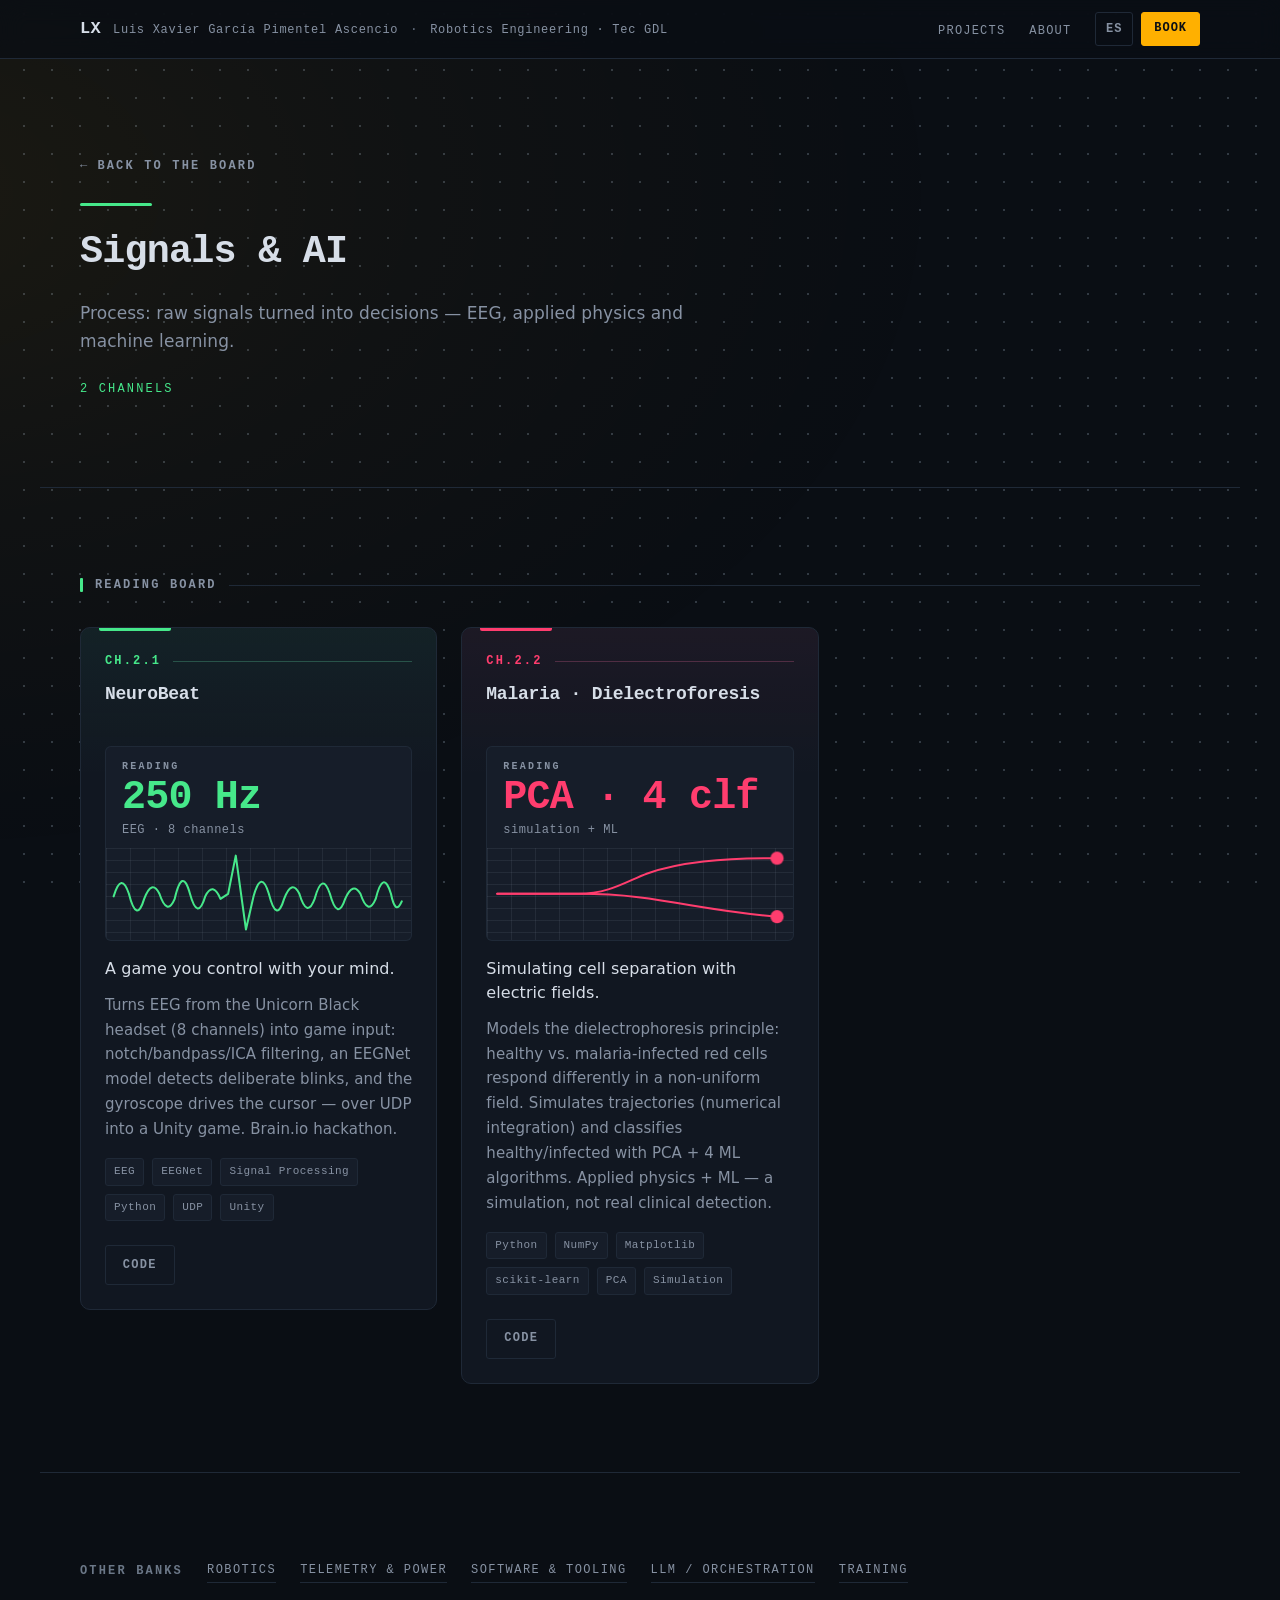
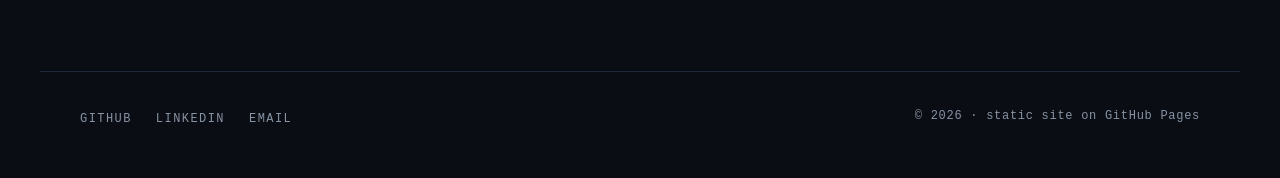
<file: senales.html>
<!doctype html>
<html lang="es">
<head>
<meta charset="UTF-8">
<meta name="viewport" content="width=device-width, initial-scale=1">
<title data-i18n="meta.title.senales">Señales e IA — Luis Xavier García Pimentel Ascencio</title>
<meta name="description" data-i18n-content="cat.senales.line" content="Procesar: señales crudas convertidas en decisiones — EEG, física aplicada y aprendizaje automático.">

<meta http-equiv="Content-Security-Policy"
      content="default-src 'self';
               script-src 'self';
               style-src 'self' 'unsafe-inline' https://fonts.googleapis.com;
               img-src 'self' data: https:;
               font-src 'self' https://fonts.gstatic.com;
               connect-src 'self';">

<meta property="og:title" data-i18n-content="meta.title.senales" content="Señales e IA — Luis Xavier García Pimentel Ascencio">
<meta property="og:description" data-i18n-content="cat.senales.line" content="Procesar: señales crudas convertidas en decisiones — EEG, física aplicada y aprendizaje automático.">
<meta property="og:type" content="website">
<meta property="og:url" content="https://luisxavierxd.github.io/Portfolio/senales">
<meta property="og:image" content="https://luisxavierxd.github.io/Portfolio/assets/og-cover.png">
<meta property="og:image:width" content="1200">
<meta property="og:image:height" content="630">
<meta property="og:image:alt" data-i18n-content="meta.ogImageAlt" content="Trazo de señal que pasa de ruido a una decisión discreta, sobre fondo azul-carbón, junto al nombre Luis Xavier García Pimentel Ascencio.">
<meta name="twitter:card" content="summary_large_image">

<link rel="icon" href="assets/favicon.svg" type="image/svg+xml">

<link rel="preconnect" href="https://fonts.googleapis.com">
<link rel="preconnect" href="https://fonts.gstatic.com" crossorigin>
<link rel="preload" as="style" href="https://fonts.googleapis.com/css2?family=Space+Mono:wght@400;700&family=Inter:wght@400;500;600&display=swap">
<link id="fonts-css" rel="stylesheet" media="print" href="https://fonts.googleapis.com/css2?family=Space+Mono:wght@400;700&family=Inter:wght@400;500;600&display=swap">

<link rel="stylesheet" href="styles.css?v=20261125b">
</head>
<body>
<a class="skip-link" href="#main" data-i18n="a11y.skip">Saltar al contenido</a>

<header class="site-header">
  <nav class="nav" aria-label="Navegación principal" data-i18n-aria="nav.ariaLabel">
    <a class="brand" href="./" data-page-link>
      <span class="brand__mark">LX</span>
      <span class="brand__name">Luis Xavier García Pimentel Ascencio</span>
      <span class="brand__subtitle" data-i18n="nav.subtitle">Ingeniería en Robótica · Tec GDL</span>
    </a>
    <ul class="nav__links">
      <li><a class="nav__link" href="./#projects" data-page-link data-i18n="nav.projects">Proyectos</a></li>
      <li><a class="nav__link" href="./#about" data-page-link data-i18n="nav.about">Sobre mí</a></li>
    </ul>
    <div class="nav__actions">
      <button id="lang-toggle" class="lang-toggle" type="button" aria-label="EN — cambiar a inglés" data-i18n-aria="langToggle.ariaLabel">EN</button>
      <a class="btn btn--primary btn--small" href="./#book" data-page-link data-i18n="nav.bookCta">Agendar</a>
    </div>
  </nav>
</header>

<main id="main" tabindex="-1">

  <section class="section section--sub" style="--ch: var(--ch-green)">
    <a class="backlink" href="./" data-page-link data-i18n="nav.back">Volver al tablero</a>
    <h1 class="subhead__title" data-i18n="cat.senales.name">Señales e IA</h1>
    <p class="subhead__line" data-i18n="cat.senales.line">Procesar: señales crudas convertidas en decisiones — EEG, física aplicada y aprendizaje automático.</p>
    <p class="subhead__count" data-i18n="cat.senales.count">2 canales</p>
  </section>

  <section class="section section--projects" aria-labelledby="board-heading" style="--ch: var(--ch-green)">
    <h2 id="board-heading" class="section__eyebrow" data-i18n="projects.eyebrow">Tablero de lecturas</h2>

    <div class="board">

      <article class="channel" id="neurobeat" style="--ch: var(--ch-green)">
        <p class="channel__addr">CH.2.1</p>
        <h3 class="channel__name">NeuroBeat</h3>
        <p class="channel__reading">
          <span class="reading__label" data-i18n="channel.readingLabel">LECTURA</span>
          <span class="reading__value">250 Hz</span>
          <span class="reading__unit" data-i18n="proj.neurobeat.unit">EEG · 8 canales</span>
        </p>
        <svg class="trace" viewBox="0 0 120 36" aria-hidden="true" focusable="false"><!-- TRACE: neurobeat -
             continuous alpha/beta oscillation around a flat baseline, interrupted once by the
             sharp deflection-and-undershoot of a deliberate blink. -->
          <path pathLength="1" fill="none" stroke-width="2" stroke-linecap="round" stroke-linejoin="round"
                d="M3 19 Q6 9 9 18 Q12 30 15 20 Q18 12 21 18 Q24 27 27 20 Q30 7 33 18 Q36 29 39 19
                   Q42 13 45 20 L48 18 L51 3 L55 32 L58 19
                   Q61 8 64 18 Q67 30 70 20 Q73 12 76 18 Q79 28 82 20 Q85 9 88 18 Q91 29 94 20
                   Q97 13 100 18 Q103 27 106 20 Q109 8 112 18 Q114 28 117 19"/>
        </svg>
        <p class="channel__tagline" data-i18n="proj.neurobeat.tagline">Un juego que controlas con la mente.</p>
        <p class="channel__blurb" data-i18n="proj.neurobeat.blurb">Traduce señales EEG del headset Unicorn Black (8 canales) en acciones de juego: filtrado notch/bandpass/ICA, un modelo EEGNet detecta parpadeos deliberados y el giroscopio mueve el cursor, todo por UDP hacia un juego en Unity. Hackathon Brain.io.</p>
        <ul class="badges">
          <li class="badge">EEG</li>
          <li class="badge">EEGNet</li>
          <li class="badge">Signal Processing</li>
          <li class="badge">Python</li>
          <li class="badge">UDP</li>
          <li class="badge">Unity</li>
        </ul>
        <div class="channel__links">
          <a class="btn btn--code" href="https://github.com/luisxavierxd/NeuroBeat" target="_blank" rel="noopener noreferrer" data-i18n="proj.btn.code">Código</a>
        </div>
      </article>

      <article class="channel" id="malaria" style="--ch: var(--ch-red)">
        <p class="channel__addr">CH.2.2</p>
        <h3 class="channel__name">Malaria · Dielectroforesis</h3>
        <p class="channel__reading">
          <span class="reading__label" data-i18n="channel.readingLabel">LECTURA</span>
          <span class="reading__value">PCA · 4 clf</span>
          <span class="reading__unit" data-i18n="proj.malaria.unit">simulación + ML</span>
        </p>
        <svg class="trace" viewBox="0 0 120 36" aria-hidden="true" focusable="false"><!-- TRACE: malaria -
             two cell trajectories entering on the same line and splitting once they reach the
             non-uniform field: the infected cell deflects hard and early, the healthy one drifts
             the other way. Each settles into its own lane - the separation is the measurement. -->
          <path pathLength="1" fill="none" stroke-width="2" stroke-linecap="round" stroke-linejoin="round"
                d="M4 18 H36 C48 18 55 13 63 10 C76 5.5 92 4 114 4"/>
          <path pathLength="1" fill="none" stroke-width="2" stroke-linecap="round" stroke-linejoin="round"
                d="M4 18 H36 C54 18 66 20 80 22.5 C92 24.5 102 26 114 27"/>
          <circle cx="114" cy="4" r="2.6"/>
          <circle cx="114" cy="27" r="2.6"/>
        </svg>
        <p class="channel__tagline" data-i18n="proj.malaria.tagline">Simula separar células infectadas con campos eléctricos.</p>
        <p class="channel__blurb" data-i18n="proj.malaria.blurb">Modela el principio de dielectroforesis: glóbulos rojos sanos vs. infectados con malaria responden distinto en un campo no uniforme. Simula las trayectorias (integración numérica) y clasifica sanas/infectadas con PCA + 4 algoritmos de ML. Física aplicada + ML — es una simulación, no detección clínica real.</p>
        <ul class="badges">
          <li class="badge">Python</li>
          <li class="badge">NumPy</li>
          <li class="badge">Matplotlib</li>
          <li class="badge">scikit-learn</li>
          <li class="badge">PCA</li>
          <li class="badge">Simulation</li>
        </ul>
        <div class="channel__links">
          <a class="btn btn--code" href="https://github.com/luisxavierxd/DeteccionMalariaPorCamposElectricos" target="_blank" rel="noopener noreferrer" data-i18n="proj.btn.code">Código</a>
        </div>
      </article>

    </div>
  </section>

  <nav class="section siblings" aria-label="Otros bancos" data-i18n-aria="nav.siblings">
    <span class="siblings__label" data-i18n="nav.siblings">Otros bancos</span>
    <a class="link" style="--ch: var(--ch-amber)" href="robotica" data-page-link data-i18n="cat.robotica.name">Robótica</a>
    <a class="link" style="--ch: var(--ch-coche)" href="telemetria" data-page-link data-i18n="cat.telemetria.name">Telemetría y potencia</a>
    <a class="link" style="--ch: var(--ch-cyan)" href="software" data-page-link data-i18n="cat.software.name">Software y herramientas</a>
    <a class="link" style="--ch: var(--ch-orchid)" href="ia" data-page-link data-i18n="cat.ia.name">LLM / Orquestación</a>
    <a class="link" style="--ch: var(--ch-lime)" href="formacion" data-page-link data-i18n="cat.formacion.name">Formación</a>
  </nav>

</main>

<footer class="site-footer">
  <ul class="footer__links">
    <li><a class="footer__link" href="https://github.com/luisxavierxd" target="_blank" rel="noopener noreferrer" data-i18n="social.github">GitHub</a></li>
    <li><a class="footer__link" href="https://www.linkedin.com/in/luis-xavier-garcía-pimentel-ascencio-251508333" target="_blank" rel="noopener noreferrer" data-i18n="social.linkedin">LinkedIn</a></li>
    <li><a class="footer__link" href="mailto:luisxaviergpa@proton.me" data-i18n="social.email">Email</a></li>
  </ul>
  <p class="footer__meta">© <span id="year"></span> · <span data-i18n="footer.tagline">sitio estático en GitHub Pages</span></p>
</footer>

<script src="main.js?v=20261125b" defer></script>
</body>
</html>
</file>
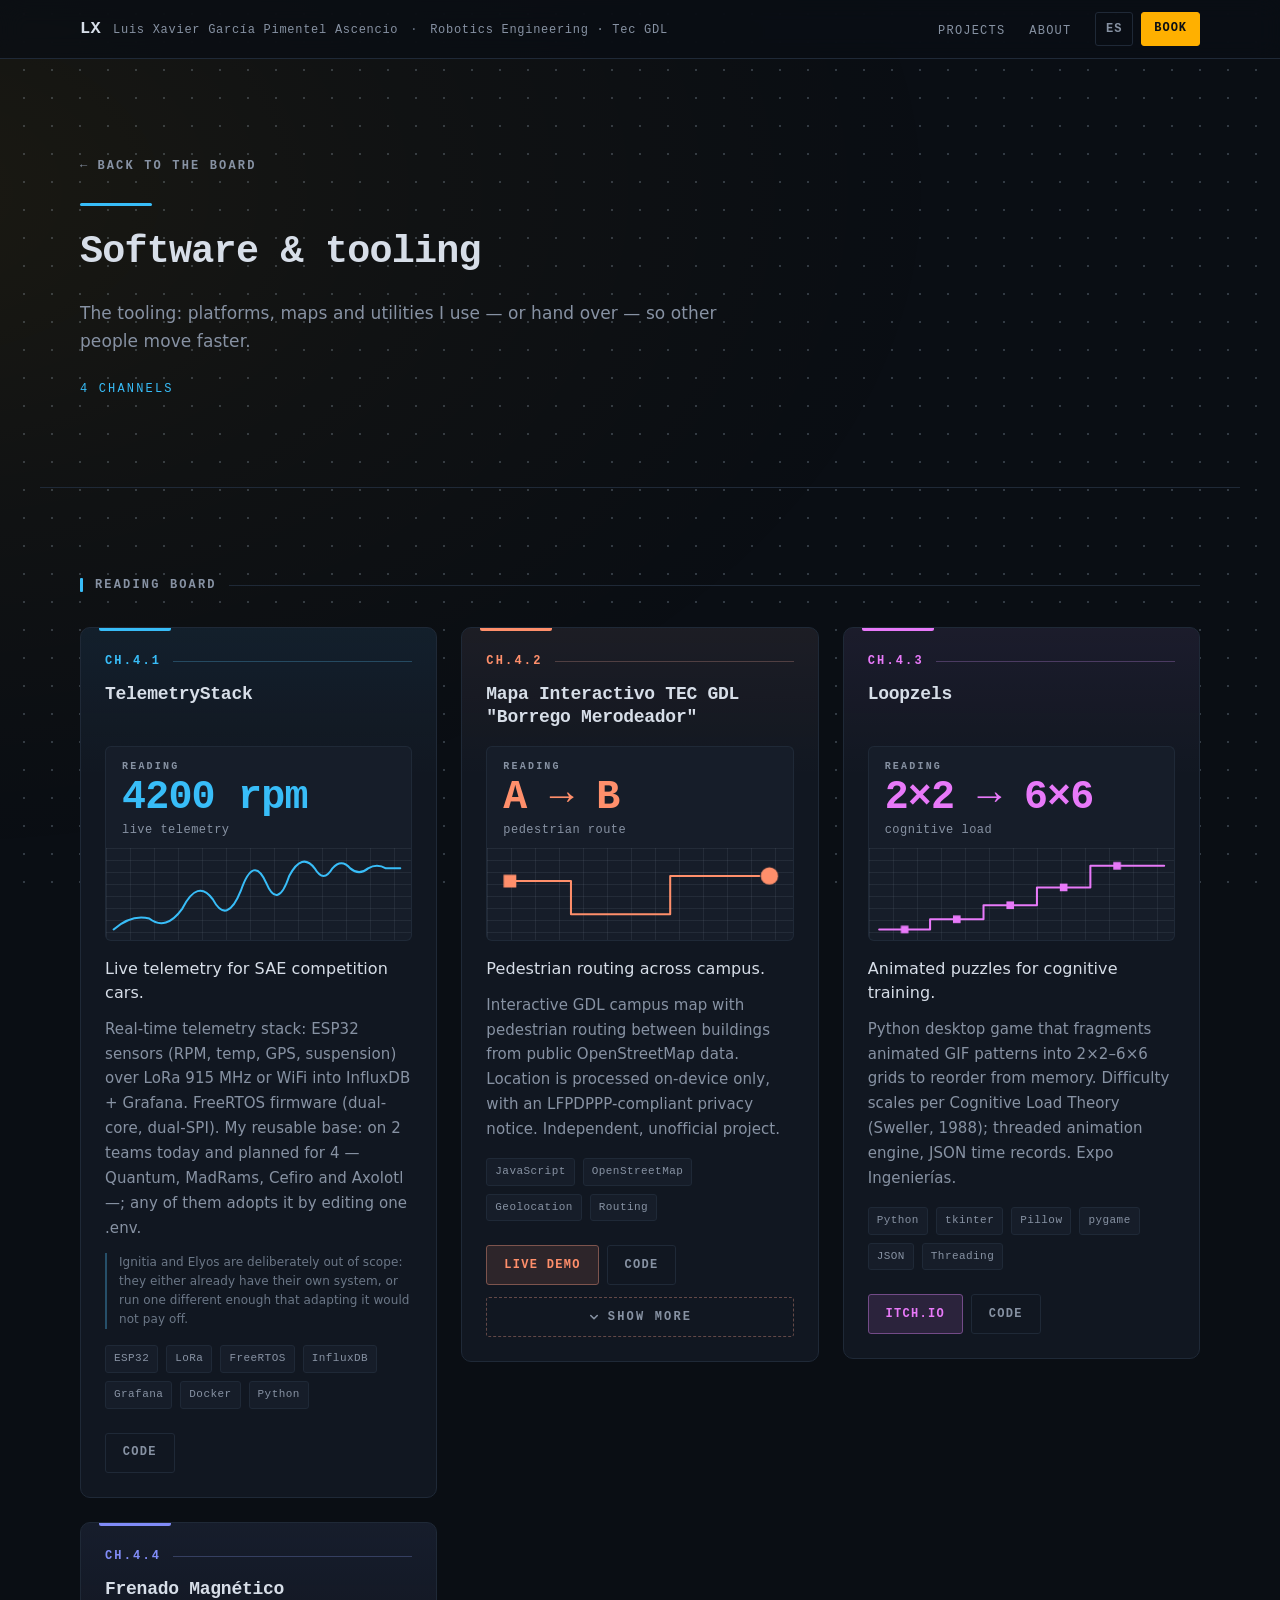
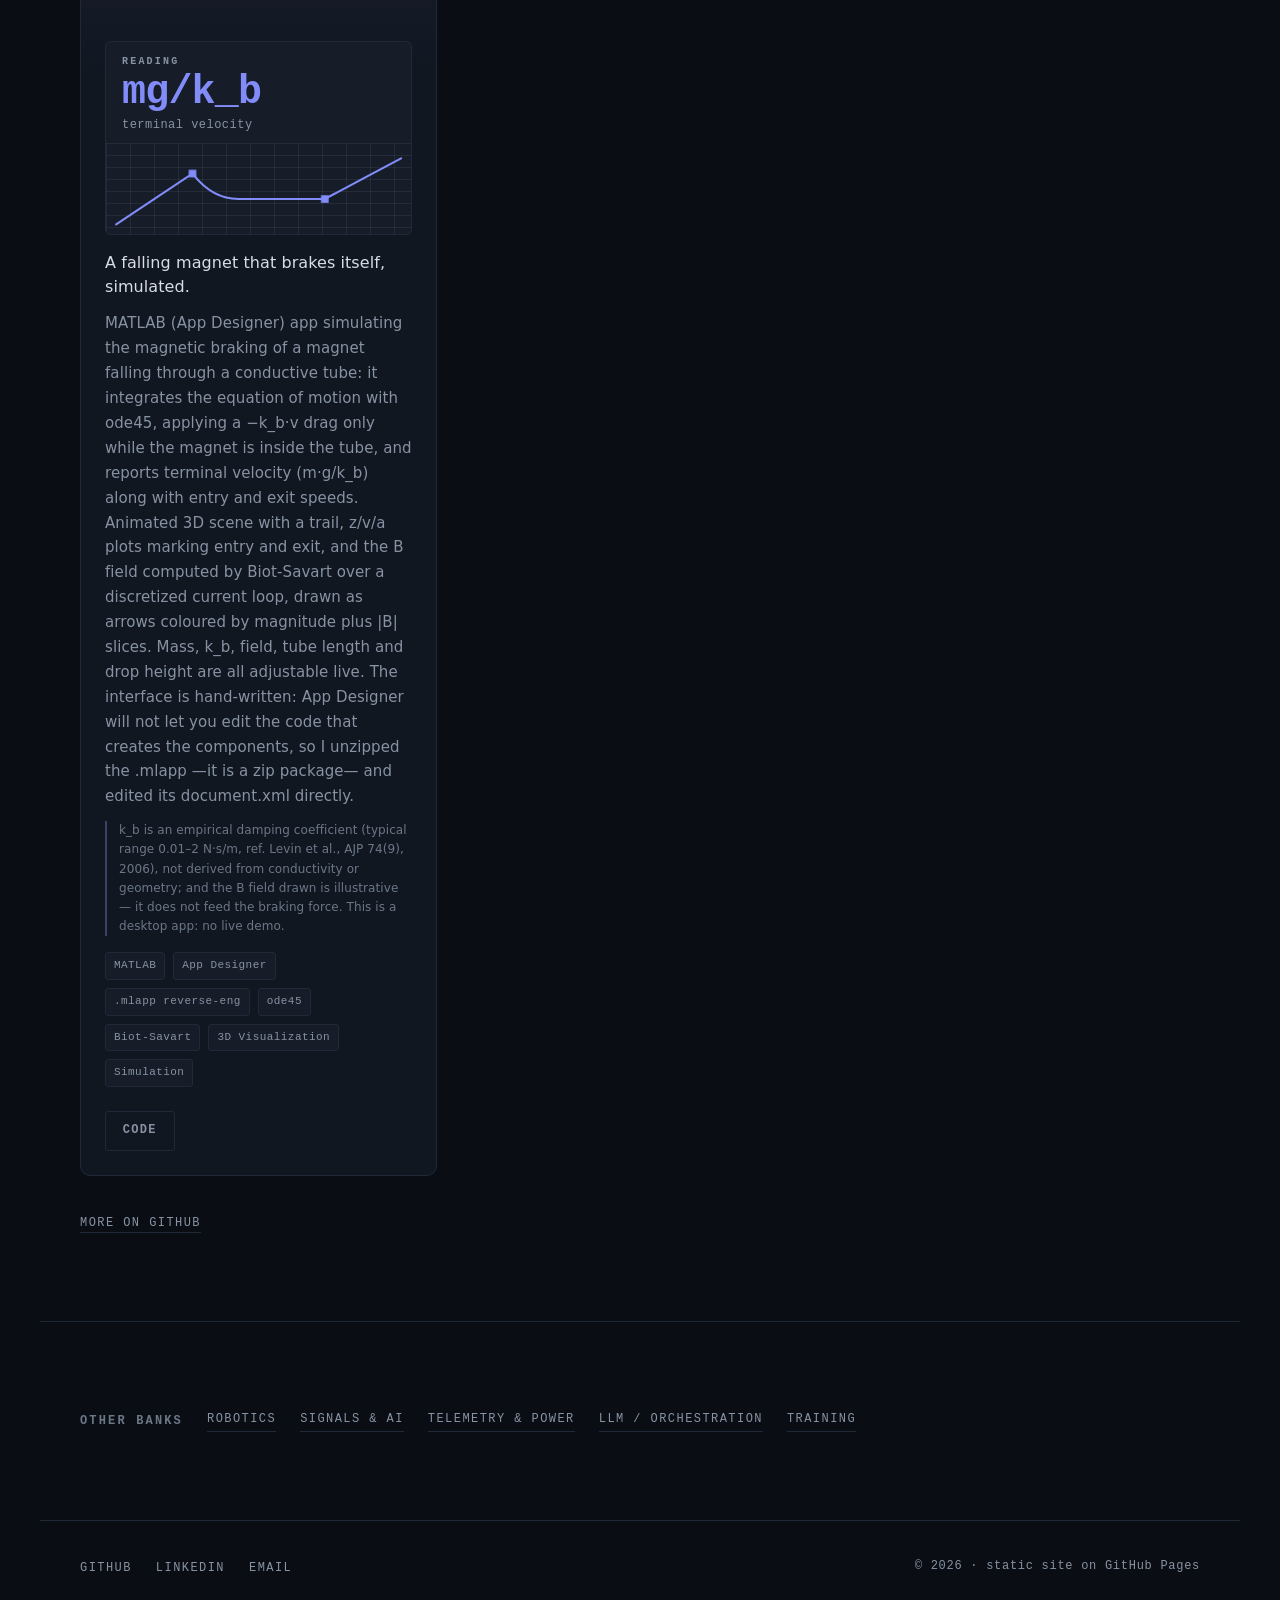
<file: software.html>
<!doctype html>
<html lang="es">
<head>
<meta charset="UTF-8">
<meta name="viewport" content="width=device-width, initial-scale=1">
<title data-i18n="meta.title.software">Software y herramientas — Luis Xavier García Pimentel Ascencio</title>
<meta name="description" data-i18n-content="cat.software.line" content="Las herramientas: plataformas, mapas y utilidades que uso —o entrego— para que otros trabajen más rápido.">

<meta http-equiv="Content-Security-Policy"
      content="default-src 'self';
               script-src 'self';
               style-src 'self' 'unsafe-inline' https://fonts.googleapis.com;
               img-src 'self' data: https:;
               font-src 'self' https://fonts.gstatic.com;
               connect-src 'self';">

<meta property="og:title" data-i18n-content="meta.title.software" content="Software y herramientas — Luis Xavier García Pimentel Ascencio">
<meta property="og:description" data-i18n-content="cat.software.line" content="Las herramientas: plataformas, mapas y utilidades que uso —o entrego— para que otros trabajen más rápido.">
<meta property="og:type" content="website">
<meta property="og:url" content="https://luisxavierxd.github.io/Portfolio/software">
<meta property="og:image" content="https://luisxavierxd.github.io/Portfolio/assets/og-cover.png">
<meta property="og:image:width" content="1200">
<meta property="og:image:height" content="630">
<meta property="og:image:alt" data-i18n-content="meta.ogImageAlt" content="Trazo de señal que pasa de ruido a una decisión discreta, sobre fondo azul-carbón, junto al nombre Luis Xavier García Pimentel Ascencio.">
<meta name="twitter:card" content="summary_large_image">

<link rel="icon" href="assets/favicon.svg" type="image/svg+xml">

<link rel="preconnect" href="https://fonts.googleapis.com">
<link rel="preconnect" href="https://fonts.gstatic.com" crossorigin>
<link rel="preload" as="style" href="https://fonts.googleapis.com/css2?family=Space+Mono:wght@400;700&family=Inter:wght@400;500;600&display=swap">
<link id="fonts-css" rel="stylesheet" media="print" href="https://fonts.googleapis.com/css2?family=Space+Mono:wght@400;700&family=Inter:wght@400;500;600&display=swap">

<link rel="stylesheet" href="styles.css?v=20261125b">
</head>
<body>
<a class="skip-link" href="#main" data-i18n="a11y.skip">Saltar al contenido</a>

<header class="site-header">
  <nav class="nav" aria-label="Navegación principal" data-i18n-aria="nav.ariaLabel">
    <a class="brand" href="./" data-page-link>
      <span class="brand__mark">LX</span>
      <span class="brand__name">Luis Xavier García Pimentel Ascencio</span>
      <span class="brand__subtitle" data-i18n="nav.subtitle">Ingeniería en Robótica · Tec GDL</span>
    </a>
    <ul class="nav__links">
      <li><a class="nav__link" href="./#projects" data-page-link data-i18n="nav.projects">Proyectos</a></li>
      <li><a class="nav__link" href="./#about" data-page-link data-i18n="nav.about">Sobre mí</a></li>
    </ul>
    <div class="nav__actions">
      <button id="lang-toggle" class="lang-toggle" type="button" aria-label="EN — cambiar a inglés" data-i18n-aria="langToggle.ariaLabel">EN</button>
      <a class="btn btn--primary btn--small" href="./#book" data-page-link data-i18n="nav.bookCta">Agendar</a>
    </div>
  </nav>
</header>

<main id="main" tabindex="-1">

  <section class="section section--sub" style="--ch: var(--ch-cyan)">
    <a class="backlink" href="./" data-page-link data-i18n="nav.back">Volver al tablero</a>
    <h1 class="subhead__title" data-i18n="cat.software.name">Software y herramientas</h1>
    <p class="subhead__line" data-i18n="cat.software.line">Las herramientas: plataformas, mapas y utilidades que uso —o entrego— para que otros trabajen más rápido.</p>
    <p class="subhead__count" data-i18n="cat.software.count">4 canales</p>
  </section>

  <section class="section section--projects" aria-labelledby="board-heading" style="--ch: var(--ch-cyan)">
    <h2 id="board-heading" class="section__eyebrow" data-i18n="projects.eyebrow">Tablero de lecturas</h2>

    <div class="board">

      <article class="channel" id="telemetrystack" style="--ch: var(--ch-cyan)">
        <p class="channel__addr">CH.4.1</p>
        <h3 class="channel__name">TelemetryStack</h3>
        <p class="channel__reading">
          <span class="reading__label" data-i18n="channel.readingLabel">LECTURA</span>
          <span class="reading__value">4200 rpm</span>
          <span class="reading__unit" data-i18n="proj.telemetry.unit">telemetría en vivo</span>
        </p>
        <svg class="trace" viewBox="0 0 120 36" aria-hidden="true" focusable="false"><!-- TRACE: telemetrystack -
             an RPM sweep: a chirp whose frequency climbs and whose envelope swells and then
             damps out as the engine settles on a steady line. -->
          <path pathLength="1" fill="none" stroke-width="2" stroke-linecap="round" stroke-linejoin="round"
                d="M3 32 Q10 25.9 17 27.7 Q23.5 32.8 30 23.8 Q36 11.9 42 20.2 Q47.5 30.5 53 16.8
                   Q58 2.3 63 13.8 Q67.5 24.4 72 11 Q77 1.5 82 8 Q85.5 14 89 8 Q92.5 4 96 8
                   Q99.5 11 103 8 Q106.5 6 110 8 L117 8"/>
        </svg>
        <p class="channel__tagline" data-i18n="proj.telemetry.tagline">Telemetría en vivo para coches de competencia SAE.</p>
        <p class="channel__blurb" data-i18n="proj.telemetry.blurb">Stack de telemetría en tiempo real: sensores en un ESP32 (RPM, temperatura, GPS, suspensión) enviados por LoRa 915 MHz o WiFi hacia InfluxDB + Grafana. Firmware FreeRTOS (dual-core, dual-SPI). Base reutilizable propia: hoy en 2 equipos y planeada para 4 —Quantum, MadRams, Cefiro y Axolotl—; cualquiera lo adopta editando un .env.</p>
        <p class="channel__note" data-i18n="proj.telemetry.note">Ignitia y Elyos quedan fuera a propósito: o ya tienen sistema propio, o usan uno lo bastante distinto como para que acoplarlo no valga la pena.</p>
        <ul class="badges">
          <li class="badge">ESP32</li>
          <li class="badge">LoRa</li>
          <li class="badge">FreeRTOS</li>
          <li class="badge">InfluxDB</li>
          <li class="badge">Grafana</li>
          <li class="badge">Docker</li>
          <li class="badge">Python</li>
        </ul>
        <div class="channel__links">
          <a class="btn btn--code" href="https://github.com/luisxavierxd/TelemetryStack" target="_blank" rel="noopener noreferrer" data-i18n="proj.btn.code">Código</a>
        </div>
      </article>

      <article class="channel" style="--ch: var(--ch-coral)">
        <p class="channel__addr">CH.4.2</p>
        <h3 class="channel__name">Mapa Interactivo TEC GDL "Borrego Merodeador"</h3>
        <p class="channel__reading">
          <span class="reading__label" data-i18n="channel.readingLabel">LECTURA</span>
          <span class="reading__value">A → B</span>
          <span class="reading__unit" data-i18n="proj.mapatec.unit">ruta peatonal</span>
        </p>
        <svg class="trace" viewBox="0 0 120 36" aria-hidden="true" focusable="false"><!-- TRACE: mapatec -
             a walking route from origin (square) to destination (pin): right-angle turns down
             around a block and back up, the way campus paths actually run. -->
          <path pathLength="1" fill="none" stroke-width="2" stroke-linecap="round" stroke-linejoin="round"
                d="M9 13 H33 V26 H72 V11 H107"/>
          <rect x="6.5" y="10.5" width="5" height="5"/>
          <circle cx="111" cy="11" r="3.4"/>
        </svg>
        <p class="channel__tagline" data-i18n="proj.mapatec.tagline">Rutas peatonales dentro del campus.</p>
        <p class="channel__blurb" data-i18n="proj.mapatec.blurb">Mapa interactivo del campus GDL con cálculo de rutas peatonales entre edificios usando datos públicos de OpenStreetMap. La ubicación se procesa solo en tu dispositivo, con aviso de privacidad conforme a la LFPDPPP. Proyecto independiente, no oficial.</p>
        <ul class="badges">
          <li class="badge">JavaScript</li>
          <li class="badge">OpenStreetMap</li>
          <li class="badge">Geolocation</li>
          <li class="badge">Routing</li>
        </ul>
        <div class="channel__links">
          <a class="btn btn--demo" href="https://luisxavierxd.github.io/MapaInteractivoTEC_GDL/" target="_blank" rel="noopener noreferrer" data-i18n="proj.btn.demo">Demo en vivo</a>
          <a class="btn btn--code" href="https://github.com/luisxavierxd/MapaInteractivoTEC_GDL" target="_blank" rel="noopener noreferrer" data-i18n="proj.btn.code">Código</a>
        </div>
        <button class="disclosure" type="button" aria-expanded="false" aria-controls="panel-mapatec">
          <svg class="disclosure__chevron" viewBox="0 0 12 12" aria-hidden="true" focusable="false">
            <path d="M2.75 4.5 6 7.75 9.25 4.5" fill="none" stroke="currentColor" stroke-width="1.6" stroke-linecap="round" stroke-linejoin="round"/>
          </svg>
          <span class="disclosure__label disclosure__label--more" data-i18n="disclosure.more">Ver más</span>
          <span class="disclosure__label disclosure__label--less" data-i18n="disclosure.less">Ver menos</span>
        </button>
        <div class="panel" id="panel-mapatec" hidden>
          <div class="panel__inner">
            <div class="panel__body">
              <p class="panel__eyebrow" data-i18n="panel.eyebrow">Qué puedes probar</p>
              <p class="panel__text" data-i18n="proj.mapatec.panel.body">Mapa interactivo del campus con rutas peatonales entre edificios (datos de OpenStreetMap). Tu ubicación se procesa solo en tu dispositivo, con aviso de privacidad conforme a la LFPDPPP.</p>
              <p class="panel__note" data-i18n="proj.mapatec.panel.privacy">Tu ubicación nunca sale de tu dispositivo: no se envía ni se guarda en ningún servidor.</p>
            </div>
          </div>
        </div>
      </article>

      <article class="channel" style="--ch: var(--ch-magenta)">
        <p class="channel__addr">CH.4.3</p>
        <h3 class="channel__name">Loopzels</h3>
        <p class="channel__reading">
          <span class="reading__label" data-i18n="channel.readingLabel">LECTURA</span>
          <span class="reading__value">2×2 → 6×6</span>
          <span class="reading__unit" data-i18n="proj.loopzels.unit">carga cognitiva</span>
        </p>
        <svg class="trace" viewBox="0 0 120 36" aria-hidden="true" focusable="false"><!-- TRACE: loopzels -
             five square steps, one per grid: 2x2, 3x3, 4x4, 5x5, 6x6. Riser heights follow the
             piece count (4, 9, 16, 25, 36), so the climb accelerates the way cognitive load does.
             A tile marker rides each step. -->
          <path pathLength="1" fill="none" stroke-width="2" stroke-linecap="round" stroke-linejoin="round"
                d="M4 32 H24 V28 H45 V22.5 H66 V15.5 H87 V7 H116"/>
          <rect x="12.5" y="30.5" width="3" height="3"/>
          <rect x="33" y="26.5" width="3" height="3"/>
          <rect x="54" y="21" width="3" height="3"/>
          <rect x="75" y="14" width="3" height="3"/>
          <rect x="96" y="5.5" width="3" height="3"/>
        </svg>
        <p class="channel__tagline" data-i18n="proj.loopzels.tagline">Rompecabezas animados para entrenar la mente.</p>
        <p class="channel__blurb" data-i18n="proj.loopzels.blurb">Juego de escritorio en Python que fragmenta patrones GIF animados en grillas de 2×2 a 6×6 para reordenar de memoria. La dificultad escala según la Teoría de Carga Cognitiva (Sweller, 1988); motor de animación por hilos, records por tiempo en JSON. Expo Ingenierías.</p>
        <ul class="badges">
          <li class="badge">Python</li>
          <li class="badge">tkinter</li>
          <li class="badge">Pillow</li>
          <li class="badge">pygame</li>
          <li class="badge">JSON</li>
          <li class="badge">Threading</li>
        </ul>
        <div class="channel__links">
          <a class="btn btn--demo" href="https://cheseecakepay.itch.io/loopzels" target="_blank" rel="noopener noreferrer" data-i18n="proj.btn.itch">itch.io</a>
          <a class="btn btn--code" href="https://github.com/luisxavierxd/Loopzels" target="_blank" rel="noopener noreferrer" data-i18n="proj.btn.code">Código</a>
        </div>
      </article>

      <article class="channel" style="--ch: var(--ch-indigo)">
        <p class="channel__addr">CH.4.4</p>
        <h3 class="channel__name">Frenado Magnético</h3>
        <p class="channel__reading">
          <span class="reading__label" data-i18n="channel.readingLabel">LECTURA</span>
          <span class="reading__value">mg/k_b</span>
          <span class="reading__unit" data-i18n="proj.frenado.unit">velocidad terminal</span>
        </p>
        <svg class="trace" viewBox="0 0 120 36" aria-hidden="true" focusable="false"><!-- TRACE: frenado magnetico -
             the app's own v(t) curve: free fall climbing at a constant g, the knee where the magnet
             enters the tube, the decay onto a flat terminal-velocity plateau, and the climb resuming
             the moment it drops out the bottom. The two markers are entry and exit. -->
          <path pathLength="1" fill="none" stroke-width="2" stroke-linecap="round" stroke-linejoin="round"
                d="M4 32 L34 12 C39 18.5 45 22 52 22 H86 L116 6"/>
          <rect x="32.5" y="10.5" width="3" height="3"/>
          <rect x="84.5" y="20.5" width="3" height="3"/>
        </svg>
        <p class="channel__tagline" data-i18n="proj.frenado.tagline">Un imán que cae y se frena solo, en simulación.</p>
        <p class="channel__blurb" data-i18n="proj.frenado.blurb">App de MATLAB (App Designer) que simula el frenado magnético de un imán que cae por un tubo conductor: integra la ecuación de movimiento con ode45 aplicando un arrastre −k_b·v solo mientras el imán está dentro del tubo, y reporta la velocidad terminal (m·g/k_b), la de entrada y la de salida. Escena 3D animada con estela, gráficas de z, v y a marcando entrada y salida, y el campo B calculado por Biot-Savart sobre una espira discretizada, visualizado con flechas coloreadas por magnitud y cortes de |B|. Masa, k_b, campo, longitud del tubo y altura inicial se ajustan en vivo. La interfaz está escrita a mano: App Designer no deja editar el código que crea los componentes, así que descomprimí el .mlapp —es un paquete zip— y edité su document.xml directamente.</p>
        <p class="channel__note" data-i18n="proj.frenado.note">k_b es un coeficiente empírico de amortiguamiento (rango típico 0.01–2 N·s/m, ref. Levin et al., AJP 74(9), 2006), no derivado de la conductividad ni de la geometría; y el campo B que se dibuja es ilustrativo — no alimenta la fuerza de frenado. Es una app de escritorio: sin demo en vivo.</p>
        <ul class="badges">
          <li class="badge">MATLAB</li>
          <li class="badge">App Designer</li>
          <li class="badge">.mlapp reverse-eng</li>
          <li class="badge">ode45</li>
          <li class="badge">Biot-Savart</li>
          <li class="badge">3D Visualization</li>
          <li class="badge">Simulation</li>
        </ul>
        <div class="channel__links">
          <a class="btn btn--code" href="https://github.com/luisxavierxd/MagneticBreakMatlabSim" target="_blank" rel="noopener noreferrer" data-i18n="proj.btn.code">Código</a>
        </div>
      </article>

    </div>

    <p class="board__more"><a class="link" href="https://github.com/luisxavierxd?tab=repositories" target="_blank" rel="noopener noreferrer" data-i18n="projects.more">Ver todo en GitHub</a></p>
  </section>

  <nav class="section siblings" aria-label="Otros bancos" data-i18n-aria="nav.siblings">
    <span class="siblings__label" data-i18n="nav.siblings">Otros bancos</span>
    <a class="link" style="--ch: var(--ch-amber)" href="robotica" data-page-link data-i18n="cat.robotica.name">Robótica</a>
    <a class="link" style="--ch: var(--ch-green)" href="senales" data-page-link data-i18n="cat.senales.name">Señales e IA</a>
    <a class="link" style="--ch: var(--ch-coche)" href="telemetria" data-page-link data-i18n="cat.telemetria.name">Telemetría y potencia</a>
    <a class="link" style="--ch: var(--ch-orchid)" href="ia" data-page-link data-i18n="cat.ia.name">LLM / Orquestación</a>
    <a class="link" style="--ch: var(--ch-lime)" href="formacion" data-page-link data-i18n="cat.formacion.name">Formación</a>
  </nav>

</main>

<footer class="site-footer">
  <ul class="footer__links">
    <li><a class="footer__link" href="https://github.com/luisxavierxd" target="_blank" rel="noopener noreferrer" data-i18n="social.github">GitHub</a></li>
    <li><a class="footer__link" href="https://www.linkedin.com/in/luis-xavier-garcía-pimentel-ascencio-251508333" target="_blank" rel="noopener noreferrer" data-i18n="social.linkedin">LinkedIn</a></li>
    <li><a class="footer__link" href="mailto:luisxaviergpa@proton.me" data-i18n="social.email">Email</a></li>
  </ul>
  <p class="footer__meta">© <span id="year"></span> · <span data-i18n="footer.tagline">sitio estático en GitHub Pages</span></p>
</footer>

<script src="main.js?v=20261125b" defer></script>
</body>
</html>
</file>
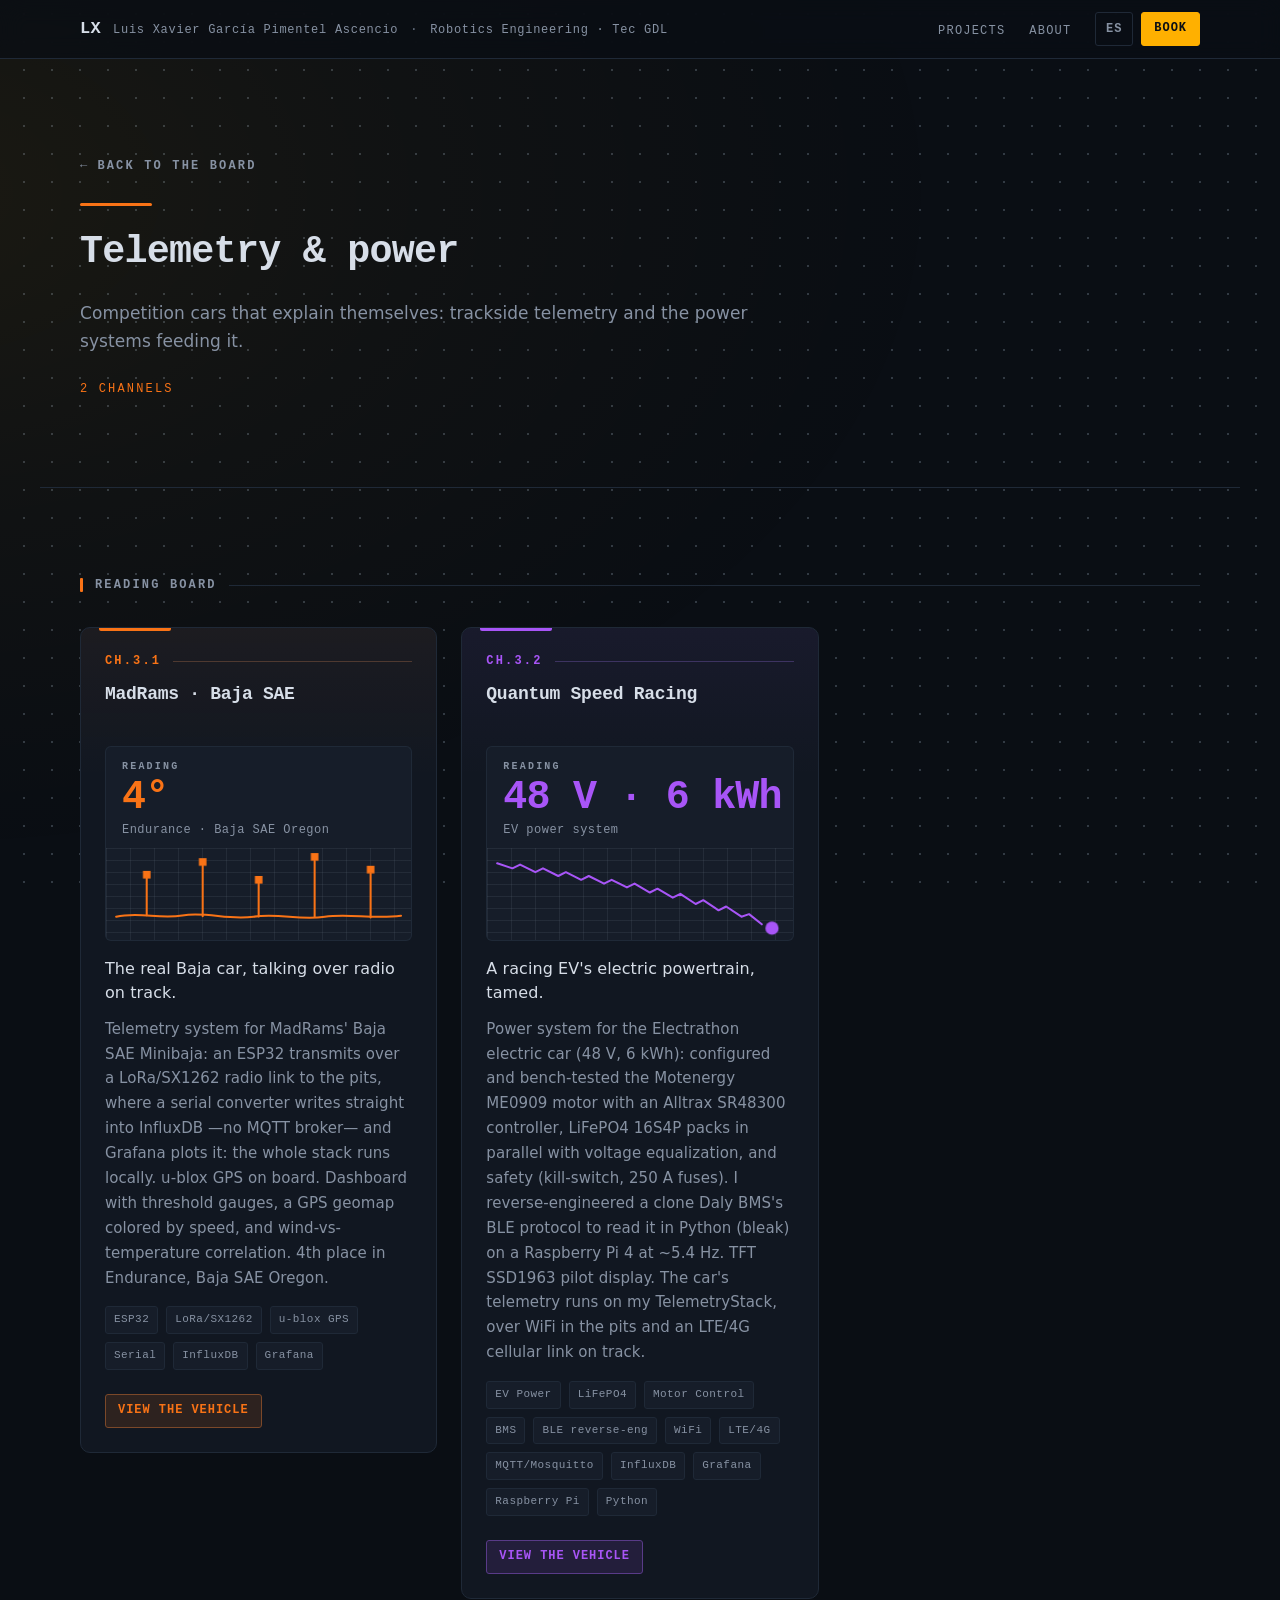
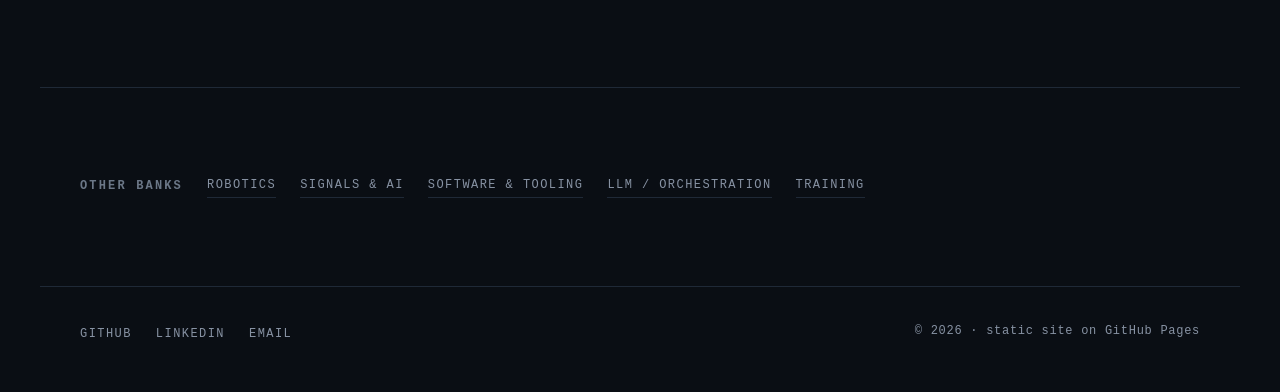
<file: telemetria.html>
<!doctype html>
<html lang="es">
<head>
<meta charset="UTF-8">
<meta name="viewport" content="width=device-width, initial-scale=1">
<title data-i18n="meta.title.telemetria">Telemetría y potencia — Luis Xavier García Pimentel Ascencio</title>
<meta name="description" data-i18n-content="cat.telemetria.line" content="Coches de competencia que se explican solos: telemetría en pista y los sistemas de potencia que la alimentan.">

<meta http-equiv="Content-Security-Policy"
      content="default-src 'self';
               script-src 'self';
               style-src 'self' 'unsafe-inline' https://fonts.googleapis.com;
               img-src 'self' data: https:;
               font-src 'self' https://fonts.gstatic.com;
               connect-src 'self';">

<meta property="og:title" data-i18n-content="meta.title.telemetria" content="Telemetría y potencia — Luis Xavier García Pimentel Ascencio">
<meta property="og:description" data-i18n-content="cat.telemetria.line" content="Coches de competencia que se explican solos: telemetría en pista y los sistemas de potencia que la alimentan.">
<meta property="og:type" content="website">
<meta property="og:url" content="https://luisxavierxd.github.io/Portfolio/telemetria">
<meta property="og:image" content="https://luisxavierxd.github.io/Portfolio/assets/og-cover.png">
<meta property="og:image:width" content="1200">
<meta property="og:image:height" content="630">
<meta property="og:image:alt" data-i18n-content="meta.ogImageAlt" content="Trazo de señal que pasa de ruido a una decisión discreta, sobre fondo azul-carbón, junto al nombre Luis Xavier García Pimentel Ascencio.">
<meta name="twitter:card" content="summary_large_image">

<link rel="icon" href="assets/favicon.svg" type="image/svg+xml">

<link rel="preconnect" href="https://fonts.googleapis.com">
<link rel="preconnect" href="https://fonts.gstatic.com" crossorigin>
<link rel="preload" as="style" href="https://fonts.googleapis.com/css2?family=Space+Mono:wght@400;700&family=Inter:wght@400;500;600&display=swap">
<link id="fonts-css" rel="stylesheet" media="print" href="https://fonts.googleapis.com/css2?family=Space+Mono:wght@400;700&family=Inter:wght@400;500;600&display=swap">

<link rel="stylesheet" href="styles.css?v=20261125b">
</head>
<body>
<a class="skip-link" href="#main" data-i18n="a11y.skip">Saltar al contenido</a>

<header class="site-header">
  <nav class="nav" aria-label="Navegación principal" data-i18n-aria="nav.ariaLabel">
    <a class="brand" href="./" data-page-link>
      <span class="brand__mark">LX</span>
      <span class="brand__name">Luis Xavier García Pimentel Ascencio</span>
      <span class="brand__subtitle" data-i18n="nav.subtitle">Ingeniería en Robótica · Tec GDL</span>
    </a>
    <ul class="nav__links">
      <li><a class="nav__link" href="./#projects" data-page-link data-i18n="nav.projects">Proyectos</a></li>
      <li><a class="nav__link" href="./#about" data-page-link data-i18n="nav.about">Sobre mí</a></li>
    </ul>
    <div class="nav__actions">
      <button id="lang-toggle" class="lang-toggle" type="button" aria-label="EN — cambiar a inglés" data-i18n-aria="langToggle.ariaLabel">EN</button>
      <a class="btn btn--primary btn--small" href="./#book" data-page-link data-i18n="nav.bookCta">Agendar</a>
    </div>
  </nav>
</header>

<main id="main" tabindex="-1">

  <section class="section section--sub" style="--ch: var(--ch-coche)">
    <a class="backlink" href="./" data-page-link data-i18n="nav.back">Volver al tablero</a>
    <h1 class="subhead__title" data-i18n="cat.telemetria.name">Telemetría y potencia</h1>
    <p class="subhead__line" data-i18n="cat.telemetria.line">Coches de competencia que se explican solos: telemetría en pista y los sistemas de potencia que la alimentan.</p>
    <p class="subhead__count" data-i18n="cat.telemetria.count">2 canales</p>
  </section>

  <section class="section section--projects" aria-labelledby="board-heading" style="--ch: var(--ch-coche)">
    <h2 id="board-heading" class="section__eyebrow" data-i18n="projects.eyebrow">Tablero de lecturas</h2>

    <div class="board">

      <article class="channel" style="--ch: var(--ch-coche)">
        <p class="channel__addr">CH.3.1</p>
        <h3 class="channel__name">MadRams · Baja SAE</h3>
        <p class="channel__reading">
          <span class="reading__label" data-i18n="channel.readingLabel">LECTURA</span>
          <span class="reading__value">4°</span>
          <span class="reading__unit" data-i18n="proj.coche.unit">Endurance · Baja SAE Oregon</span>
        </p>
        <svg class="trace" viewBox="0 0 120 36" aria-hidden="true" focusable="false"><!-- TRACE: coche madrams -
             a telemetry uplink: the car's own signal wanders along a slow baseline while packets
             leave it in bursts, each one a vertical climb topped by the payload it carried. -->
          <path pathLength="1" fill="none" stroke-width="2" stroke-linecap="round" stroke-linejoin="round"
                d="M4 27 C13 25 21 28 30 26.5 C40 25 48 28.5 58 27 C68 25.5 76 28.5 86 27
                   C95 25.6 105 28 116 26.6"/>
          <path pathLength="1" fill="none" stroke-width="2" stroke-linecap="round" stroke-linejoin="round"
                d="M16 26.4 V12 M38 26.8 V7 M60 26.9 V14 M82 27 V5 M104 27.3 V10"/>
          <rect x="14.5" y="9" width="3" height="3"/>
          <rect x="36.5" y="4" width="3" height="3"/>
          <rect x="58.5" y="11" width="3" height="3"/>
          <rect x="80.5" y="2" width="3" height="3"/>
          <rect x="102.5" y="7" width="3" height="3"/>
        </svg>
        <p class="channel__tagline" data-i18n="proj.coche.tagline">El coche Baja real, hablando por radio en pista.</p>
        <p class="channel__blurb" data-i18n="proj.coche.blurb">Sistema de telemetría del Minibaja SAE de MadRams: un ESP32 transmite por radio LoRa/SX1262 a pits, donde un convertidor serial escribe directo en InfluxDB —sin broker MQTT— y Grafana lo grafica: todo el stack corre en local. GPS u-blox a bordo. Dashboard con gauges por umbral, geomapa GPS coloreado por velocidad y correlación viento-temperatura. 4° lugar en Endurance, Baja SAE Oregon.</p>
        <ul class="badges">
          <li class="badge">ESP32</li>
          <li class="badge">LoRa/SX1262</li>
          <li class="badge">u-blox GPS</li>
          <li class="badge">Serial</li>
          <li class="badge">InfluxDB</li>
          <li class="badge">Grafana</li>
        </ul>
        <p class="channel__links">
          <a class="btn btn--demo btn--small" href="coche-madrams" data-page-link data-i18n="vehicle.cta">Ver el vehículo</a>
        </p>
      </article>

      <article class="channel" style="--ch: var(--ch-quantum)">
        <p class="channel__addr">CH.3.2</p>
        <h3 class="channel__name">Quantum Speed Racing</h3>
        <p class="channel__reading">
          <span class="reading__label" data-i18n="channel.readingLabel">LECTURA</span>
          <span class="reading__value">48 V · 6 kWh</span>
          <span class="reading__unit" data-i18n="proj.quantum.unit">sistema de potencia EV</span>
        </p>
        <svg class="trace" viewBox="0 0 120 36" aria-hidden="true" focusable="false"><!-- TRACE: quantum -
             a pack discharging under load: the state-of-charge curve sagging from full to
             cutoff, with the controller's switching ripple riding on top of it the whole way. -->
          <path pathLength="1" fill="none" stroke-width="2" stroke-linecap="round" stroke-linejoin="round"
                d="M4 6 L10 8 L13 6.5 L19 9.5 L22 8 L28 11 L31 9.5 L37 12.5 L40 11 L46 14
                   L49 12.5 L55 15.5 L58 14 L64 17.5 L67 16 L73 19.5 L76 18 L82 22 L85 20.5
                   L91 24.5 L94 23 L100 27 L103 26 L108 30"/>
          <circle cx="112" cy="31.5" r="2.6"/>
        </svg>
        <p class="channel__tagline" data-i18n="proj.quantum.tagline">Potencia eléctrica de un auto de carreras, domada.</p>
        <p class="channel__blurb" data-i18n="proj.quantum.blurb">Sistema de potencia para el auto eléctrico de Electrathon (48 V, 6 kWh): configuración y prueba del motor Motenergy ME0909 con controlador Alltrax SR48300, packs LiFePO4 16S4P en paralelo con ecualización de voltaje, y seguridad (kill-switch, fusibles 250 A). Reverticé el protocolo BLE de un BMS Daly clon para leerlo con Python (bleak) en una Raspberry Pi 4 a ~5.4 Hz. Display de piloto TFT SSD1963. La telemetría del coche corre sobre mi TelemetryStack, por WiFi en pits y enlace celular LTE/4G en pista.</p>
        <ul class="badges">
          <li class="badge">EV Power</li>
          <li class="badge">LiFePO4</li>
          <li class="badge">Motor Control</li>
          <li class="badge">BMS</li>
          <li class="badge">BLE reverse-eng</li>
          <li class="badge">WiFi</li>
          <li class="badge">LTE/4G</li>
          <li class="badge">MQTT/Mosquitto</li>
          <li class="badge">InfluxDB</li>
          <li class="badge">Grafana</li>
          <li class="badge">Raspberry Pi</li>
          <li class="badge">Python</li>
        </ul>
        <p class="channel__links">
          <a class="btn btn--demo btn--small" href="quantum" data-page-link data-i18n="vehicle.cta">Ver el vehículo</a>
        </p>
      </article>

    </div>
  </section>

  <nav class="section siblings" aria-label="Otros bancos" data-i18n-aria="nav.siblings">
    <span class="siblings__label" data-i18n="nav.siblings">Otros bancos</span>
    <a class="link" style="--ch: var(--ch-amber)" href="robotica" data-page-link data-i18n="cat.robotica.name">Robótica</a>
    <a class="link" style="--ch: var(--ch-green)" href="senales" data-page-link data-i18n="cat.senales.name">Señales e IA</a>
    <a class="link" style="--ch: var(--ch-cyan)" href="software" data-page-link data-i18n="cat.software.name">Software y herramientas</a>
    <a class="link" style="--ch: var(--ch-orchid)" href="ia" data-page-link data-i18n="cat.ia.name">LLM / Orquestación</a>
    <a class="link" style="--ch: var(--ch-lime)" href="formacion" data-page-link data-i18n="cat.formacion.name">Formación</a>
  </nav>

</main>

<footer class="site-footer">
  <ul class="footer__links">
    <li><a class="footer__link" href="https://github.com/luisxavierxd" target="_blank" rel="noopener noreferrer" data-i18n="social.github">GitHub</a></li>
    <li><a class="footer__link" href="https://www.linkedin.com/in/luis-xavier-garcía-pimentel-ascencio-251508333" target="_blank" rel="noopener noreferrer" data-i18n="social.linkedin">LinkedIn</a></li>
    <li><a class="footer__link" href="mailto:luisxaviergpa@proton.me" data-i18n="social.email">Email</a></li>
  </ul>
  <p class="footer__meta">© <span id="year"></span> · <span data-i18n="footer.tagline">sitio estático en GitHub Pages</span></p>
</footer>

<script src="main.js?v=20261125b" defer></script>
</body>
</html>
</file>
<file: styles.css>
/* ==========================================================================
   Luis Xavier García Pimentel Ascencio — portfolio
   Design system: TEST-BENCH INSTRUMENT PANEL

   The project board is a bank of instrument channels. Each channel module
   reads its color from the --ch custom property the HTML sets inline, so a
   single rule set themes all six (address, reading, trace, border, dot,
   focus ring). Everything outside the board stays quiet.
   ========================================================================== */

/* --------------------------------------------------------------------------
   1. Tokens
   -------------------------------------------------------------------------- */

:root {
  /* Surfaces — blue-charcoal instrument background, never pure black */
  --bg:      #0a0e14;
  --panel:   #111721;
  --panel-2: #161d29;
  --rule:    #1f2937;

  /* Text.
     --dim (4.25:1 on --bg) FAILS AA for normal-size text, so it is used only
     for non-text decoration: the panel grid texture and the scope graticule.
     --dim-strong (5.37–6.14:1 on all three surfaces) carries every piece of
     small secondary text. */
  --text:       #d7dee8;
  --dim:        #6b7787;
  --dim-strong: #8792a3;

  /* Channel colors — one per project, meaningful assignment.
     All nine pass AA on --bg / --panel / --panel-2. */
  --ch-amber:  #ffb000; /* JTCS           — count / demand      */
  --ch-green:  #46e88a; /* NeuroBeat      — bio-signal          */
  --ch-cyan:   #38bdf8; /* TelemetryStack — live telemetry      */
  --ch-violet: #b48ead; /* Robot ROS2     — navigation          */
  --ch-coral:  #ff8f6b; /* Mapa TEC       — routing             */
  --ch-lime:   #c3e88d; /* MadRams        — teaching/onboarding */
  --ch-emerald: #14b8a6; /* AgroBot       — greenhouse harvesting */
  --ch-magenta: #e879f9; /* Loopzels      — cognitive puzzles     */
  --ch-red:     #ff3d6e; /* Malaria       — field / physics       */
  /* Each sub-page holds one bank of channels, so distinctness only has to
     hold *within* a page. The picks below still clear every existing hue by
     eye on --bg, and no two colors ever share a board. */
  --ch-coche:   #f97316; /* Coche MadRams — Baja rust-orange (vs. lime)  */
  --ch-quantum: #a855f7; /* Quantum       — high-voltage electric purple */
  --ch-elyos:   #3b82f6; /* Elyos Racing  — team steel-blue              */
  --ch-teal:    #5eead4; /* LaTeX Studio  — typeset paper-mint           */
  --ch-indigo:  #818cf8; /* Frenado Magn. — field-line periwinkle        */
  --ch-orchid:  #c084fc; /* LLM / Orquest.— agent-orchestration violet   */
  /* Banky — Banorte red, moved to a scarlet. The brand red (#eb0029) sits ~5°
     from --ch-red's hue and reads as the same family on --bg, and it only
     reaches 3.9:1 on --panel. Dropping the blue channel (6e → 33) keeps the
     readout as bright as Malaria's while swinging the hue to 3°: a true red
     next to a rose, and 4.8:1 on the darkest panel.                         */
  --ch-banky:   #ff3d33; /* Banky         — Banorte scarlet (vs. --ch-red)   */
  /* Cuaderno del Borrego — the blue of a notebook's ruled lines. Shares the
     Formación board with lime only, so it just has to sit far from a yellow-
     green; lighter than --ch-elyos and less violet than --ch-indigo, and well
     past AA on every surface.                                               */
  --ch-cuaderno: #93c5fd; /* Cuaderno    — ruled-notebook ink blue          */

  /* Default channel for anything outside a channel module (nav, hero,
     footer). Amber is the master channel. Every accent, focus ring and
     hover state in the sheet resolves through var(--ch). */
  --ch: var(--ch-amber);

  /* Type */
  --font-mono: "Space Mono", ui-monospace, SFMono-Regular, "JetBrains Mono", monospace;
  --font-sans: Inter, system-ui, -apple-system, "Segoe UI", sans-serif;

  --t-2xs:  0.625rem;   /* 10px — reading kicker            */
  --t-xs:   0.6875rem;  /* 11px — badges, pills             */
  --t-sm:   0.75rem;    /* 12px — eyebrows, units, captions */
  --t-md:   0.9375rem;  /* 15px — blurbs                    */
  --t-base: 1rem;       /* 16px — body                      */
  --t-lg:   1.0625rem;  /* 17px — bio, hero subline         */
  --t-xl:   1.125rem;   /* 18px — channel names             */
  --t-2xl:  1.5rem;     /* 24px — section headings          */
  --t-read: 2.5rem;     /* 40px — the reading value         */
  --t-hero: clamp(1.85rem, 6.2vw, 3.35rem);

  --track-wide:  0.18em;  /* tracked-out uppercase mono */
  --track-tight: -0.02em;

  /* Space */
  --s1: 0.25rem;   /*  4 */
  --s2: 0.5rem;    /*  8 */
  --s3: 0.75rem;   /* 12 */
  --s4: 1rem;      /* 16 */
  --s5: 1.5rem;    /* 24 */
  --s6: 2rem;      /* 32 */
  --s7: 3rem;      /* 48 */
  --s8: 4rem;      /* 64 */

  /* Radius — squared-off, instrument hardware, not soft cards */
  --r-sm: 3px;
  --r-md: 6px;
  --r-lg: 10px;

  /* Layout */
  --measure: 1200px;
  --pad-x: clamp(16px, 4vw, 40px); /* 16px at 360 keeps the 320px-min
                                      Calendly widget inside the viewport */
  --ease: cubic-bezier(0.22, 0.61, 0.36, 1);
}

/* --------------------------------------------------------------------------
   2. Base
   -------------------------------------------------------------------------- */

*,
*::before,
*::after { box-sizing: border-box; }

html {
  scroll-behavior: smooth;
  scroll-padding-top: 7rem;
  -webkit-text-size-adjust: 100%;
}

body {
  margin: 0;
  background-color: var(--bg);
  color: var(--text);
  font-family: var(--font-sans);
  font-size: var(--t-base);
  line-height: 1.6;
  letter-spacing: 0.005em;
  overflow-wrap: break-word;
}

/* Panel substrate — a dot lattice, deliberately NOT a grid: the trace screens
   own the crosshatch, so repeating it page-wide spent that cue everywhere.
   Fixed, so it reads as a surface the page sits on rather than something that
   scrolls with it. */
body::before {
  content: "";
  position: fixed;
  inset: 0;
  z-index: -1;
  pointer-events: none;
  /* 22% put the lattice at 1.24:1 against the page — technically present,
     practically invisible, and the landing's bank rows have enough open field
     that the texture has to actually carry it. 42% lands near 1.8:1: readable
     as a surface, still quiet enough to sit under type. */
  background-image: radial-gradient(
    color-mix(in srgb, var(--dim) 42%, transparent) 1.15px,
    transparent 1.25px);
  background-size: 28px 28px;
  background-position: center top;
}

/* The single ambient wash, in the hero channel's own amber. It lives on body,
   not on .hero, because .hero is capped at --measure: a layer inside that box
   gets clipped at the content column and the light ends on a vertical edge
   mid-screen. Here it spans the viewport, its origin sits off-canvas to the
   left so there is no visible start, and it reaches full transparency at 72%
   of a box far taller than it needs, so it never ends on an edge either.
   One wash, not scattered glow — the board is where colour is spent. */
body::after {
  content: "";
  position: absolute;
  top: 0;
  left: 0;
  right: 0;
  height: 1200px;
  z-index: -1;
  pointer-events: none;
  background: radial-gradient(115% 78% at -8% 16%,
    color-mix(in srgb, var(--ch-amber) 7%, transparent) 0,
    color-mix(in srgb, var(--ch-amber) 3%, transparent) 34%,
    transparent 72%);
}

h1, h2, h3, p, ul, figure { margin: 0; }
ul { padding: 0; list-style: none; }

a { color: inherit; }

svg { display: block; }

::selection {
  background: color-mix(in srgb, var(--ch) 30%, transparent);
  color: var(--text);
}

/* One focus treatment, channel-aware: inside a module it takes that
   module's color, elsewhere it falls back to the master channel. */
a:focus-visible,
button:focus-visible,
[tabindex]:focus-visible {
  outline: 2px solid var(--ch);
  outline-offset: 2px;
  border-radius: var(--r-sm);
}

/* --------------------------------------------------------------------------
   3. Skip link
   -------------------------------------------------------------------------- */

.skip-link {
  position: absolute;
  left: var(--s4);
  top: var(--s2);
  z-index: 100;
  transform: translateY(-160%);
  padding: var(--s2) var(--s4);
  background: var(--ch);
  color: var(--bg);
  font-family: var(--font-mono);
  font-size: var(--t-sm);
  font-weight: 700;
  letter-spacing: 0.08em;
  text-transform: uppercase;
  text-decoration: none;
  border-radius: var(--r-sm);
  transition: transform 0.18s var(--ease);
}

.skip-link:focus-visible { transform: translateY(0); }

/* --------------------------------------------------------------------------
   4. Header / nav — quiet
   -------------------------------------------------------------------------- */

.site-header {
  position: sticky;
  top: 0;
  z-index: 50;
  background: var(--bg); /* opaque fallback */
  border-bottom: 1px solid var(--rule);
}

@supports ((backdrop-filter: blur(10px)) or (-webkit-backdrop-filter: blur(10px))) {
  .site-header {
    background: color-mix(in srgb, var(--bg) 76%, transparent);
    -webkit-backdrop-filter: blur(12px) saturate(1.3);
    backdrop-filter: blur(12px) saturate(1.3);
  }
}

.nav {
  max-width: var(--measure);
  margin-inline: auto;
  padding: var(--s3) var(--pad-x);
  display: flex;
  flex-wrap: wrap;
  align-items: center;
  gap: var(--s3) var(--s4);
}

.brand {
  margin-right: auto;
  display: flex;
  align-items: baseline;
  gap: var(--s3);
  text-decoration: none;
  min-width: 0;
}

.brand__mark {
  font-family: var(--font-mono);
  font-weight: 700;
  font-size: 1.0625rem;
  letter-spacing: 0.02em;
  color: var(--text);
}

.brand:hover .brand__mark { color: var(--ch); }

/* Name and discipline read as one subtitle line, joined by the separator below.
   They are two elements only because the subtitle's textContent belongs to the
   i18n pass — a name folded into that span gets overwritten on load. */
.brand__name,
.brand__subtitle {
  display: none;
  font-family: var(--font-mono);
  font-size: var(--t-sm);
  letter-spacing: 0.06em;
  color: var(--dim-strong);
  white-space: nowrap;
}

.brand__subtitle::before {
  content: "·";
  margin-right: var(--s3);
  color: var(--dim);
}

.nav__links {
  order: 3;
  flex-basis: 100%;
  display: flex;
  flex-wrap: wrap;
  gap: var(--s5);
  padding-top: var(--s3);
  border-top: 1px solid var(--rule);
}

.nav__link {
  font-family: var(--font-mono);
  font-size: var(--t-sm);
  letter-spacing: 0.1em;
  text-transform: uppercase;
  text-decoration: none;
  color: var(--dim-strong);
  padding-block: 2px;
  border-bottom: 1px solid transparent;
  transition: color 0.18s var(--ease), border-color 0.18s var(--ease);
}

.nav__link:hover {
  color: var(--text);
  border-bottom-color: var(--ch);
}

.nav__actions {
  display: flex;
  align-items: center;
  gap: var(--s2);
}

.lang-toggle {
  font-family: var(--font-mono);
  font-size: var(--t-sm);
  font-weight: 700;
  letter-spacing: 0.1em;
  color: var(--dim-strong);
  background: transparent;
  border: 1px solid var(--rule);
  border-radius: var(--r-sm);
  padding: 0.45rem 0.6rem;
  min-height: 34px;
  cursor: pointer;
  transition: color 0.18s var(--ease), border-color 0.18s var(--ease);
}

.lang-toggle:hover {
  color: var(--text);
  border-color: color-mix(in srgb, var(--ch) 45%, var(--rule));
}

@media (min-width: 760px) {
  .nav__links {
    order: 0;
    flex-basis: auto;
    gap: var(--s5);
    padding-top: 0;
    border-top: 0;
    margin-inline-end: var(--s2);
  }
}

@media (min-width: 700px) {
  .brand__name { display: inline; }
}

/* The subtitle only joins once the name, the nav and the CTA all fit without
   crowding — it is the least load-bearing thing in the bar. */
@media (min-width: 1200px) {
  .brand__subtitle { display: inline; }
}

/* --------------------------------------------------------------------------
   5. Buttons — instrument switch labels
   -------------------------------------------------------------------------- */

.btn {
  display: inline-flex;
  align-items: center;
  justify-content: center;
  gap: var(--s2);
  min-height: 40px;
  padding: 0.55rem 1.05rem;
  font-family: var(--font-mono);
  font-size: var(--t-sm);
  font-weight: 700;
  letter-spacing: 0.11em;
  text-transform: uppercase;
  text-decoration: none;
  text-align: center;
  border: 1px solid transparent;
  border-radius: var(--r-sm);
  cursor: pointer;
  transition: background-color 0.18s var(--ease), border-color 0.18s var(--ease),
              color 0.18s var(--ease);
}

.btn--primary {
  background: var(--ch);
  color: var(--bg);
  border-color: var(--ch);
}

.btn--primary:hover {
  background: color-mix(in srgb, var(--ch) 82%, #ffffff);
  border-color: color-mix(in srgb, var(--ch) 82%, #ffffff);
}

.btn--secondary {
  background: transparent;
  color: var(--text);
  border-color: var(--rule);
}

.btn--secondary:hover {
  color: var(--ch);
  border-color: color-mix(in srgb, var(--ch) 50%, var(--rule));
}

.btn--small {
  min-height: 34px;
  padding: 0.35rem 0.75rem;
  letter-spacing: 0.08em;
}

/* Wayfinding, not decoration: a primary control whose whole job is to jump to
   the booking panel carries that panel's channel color (§13 themes .section--book
   with --ch-cyan), so the color names the destination. This is why the first
   viewport is not single-accent — the second color is doing a job. */
.btn--primary[href="#book"] { --ch: var(--ch-cyan); }

/* In-module link buttons: Demo carries the channel color, Code stays quiet. */
.btn--demo {
  color: var(--ch);
  background: color-mix(in srgb, var(--ch) 12%, transparent);
  border-color: color-mix(in srgb, var(--ch) 42%, var(--rule));
}

.btn--demo:hover {
  background: color-mix(in srgb, var(--ch) 20%, transparent);
  border-color: var(--ch);
}

.btn--code {
  color: var(--dim-strong);
  background: transparent;
  border-color: var(--rule);
}

.btn--code:hover {
  color: var(--text);
  border-color: color-mix(in srgb, var(--ch) 40%, var(--rule));
}

/* --------------------------------------------------------------------------
   6. Hero — the thesis: raw signal resolving into a decision
   -------------------------------------------------------------------------- */

.hero {
  position: relative;
  max-width: var(--measure);
  margin-inline: auto;
  padding: clamp(32px, 6vw, 56px) var(--pad-x) clamp(40px, 6vw, 72px);
}

.hero__content { position: relative; }

/* The master scope, with its axis captions. The captions name the two halves
   of the trace — raw input on the left, resolved decision on the right — so
   the hero encodes the thesis instead of illustrating it. */
.hero__scope {
  position: relative;
  width: 100%;
  max-width: 560px;
}

.hero__axis {
  display: flex;
  justify-content: space-between;
  gap: var(--s4);
  margin-top: var(--s2);
  font-family: var(--font-mono);
  font-size: var(--t-2xs);
  font-weight: 700;
  letter-spacing: 0.2em;
  text-transform: uppercase;
  color: var(--dim-strong);
}

.hero__axis-out { text-align: right; }

.hero__heading {
  font-family: var(--font-mono);
  font-weight: 700;
  font-size: var(--t-hero);
  line-height: 1.08;
  letter-spacing: -0.03em;
  color: var(--text);
  max-width: 17ch;
  margin-top: clamp(24px, 5vw, 40px);
}

.hero__subline {
  margin-top: var(--s5);
  max-width: 58ch;
  font-size: var(--t-lg);
  line-height: 1.65;
  color: var(--dim-strong);
}

.hero__actions {
  margin-top: var(--s6);
  display: flex;
  flex-wrap: wrap;
  gap: var(--s3);
}

.social {
  margin-top: var(--s7);
  padding-top: var(--s4);
  border-top: 1px solid var(--rule);
  display: flex;
  flex-wrap: wrap;
  gap: var(--s5);
}

.social__link {
  font-family: var(--font-mono);
  font-size: var(--t-sm);
  letter-spacing: 0.12em;
  text-transform: uppercase;
  text-decoration: none;
  color: var(--dim-strong);
  border-bottom: 1px solid transparent;
  transition: color 0.18s var(--ease), border-color 0.18s var(--ease);
}

.social__link:hover {
  color: var(--ch);
  border-bottom-color: color-mix(in srgb, var(--ch) 60%, transparent);
}

/* Desktop: the master scope sits alongside the thesis, not above it. */
@media (min-width: 940px) {
  .hero {
    display: grid;
    grid-template-columns: minmax(0, 1fr) minmax(0, 0.92fr);
    align-items: center;
    column-gap: var(--s8);
    padding-block: clamp(56px, 7vw, 96px);
  }

  .hero__scope {
    grid-column: 2;
    grid-row: 1;
    max-width: none;
  }

  .hero__content {
    grid-column: 1;
    grid-row: 1;
  }

  .hero__heading { margin-top: 0; }
}

/* --------------------------------------------------------------------------
   7. Section chrome
   -------------------------------------------------------------------------- */

.section {
  max-width: var(--measure);
  margin-inline: auto;
  padding: clamp(48px, 8vw, 88px) var(--pad-x);
  border-top: 1px solid var(--rule);
}

/* Panel header bar: label, then a hairline running to the panel edge. */
.section__eyebrow,
.section__heading {
  display: flex;
  align-items: center;
  gap: var(--s4);
  font-family: var(--font-mono);
  font-weight: 700;
}

.section__eyebrow::after,
.section__heading::after {
  content: "";
  flex: 1 1 0;
  height: 1px;
  background: var(--rule);
}

.section__eyebrow {
  gap: var(--s3);
  font-size: var(--t-sm);
  letter-spacing: var(--track-wide);
  text-transform: uppercase;
  color: var(--dim-strong);
}

/* the board's panel header carries a live channel marker */
.section__eyebrow::before {
  content: "";
  flex: 0 0 auto;
  width: 3px;
  height: 14px;
  background: var(--ch);
  border-radius: 1px;
}

.section__heading {
  font-size: var(--t-2xl);
  letter-spacing: -0.01em;
  color: var(--text);
}

/* --------------------------------------------------------------------------
   7b. Sub-page masthead — the landing is the whole instrument board, each
       sub-page is one channel bank zoomed in. The masthead says which bank
       you are looking at and how to get back, and takes the bank's own --ch
       (set on the <section>) so the route is colour-coded end to end.
   -------------------------------------------------------------------------- */

.section--sub { border-top: 0; }

.backlink {
  display: inline-flex;
  align-items: center;
  gap: var(--s2);
  min-height: 40px;
  font-family: var(--font-mono);
  font-size: var(--t-sm);
  font-weight: 700;
  letter-spacing: var(--track-wide);
  text-transform: uppercase;
  text-decoration: none;
  color: var(--dim-strong);
  transition: color 0.18s var(--ease);
}

.backlink::before {
  content: "←";
  display: inline-block;
  transition: transform 0.18s var(--ease);
}

.backlink:hover { color: var(--ch); }
.backlink:hover::before { transform: translateX(-4px); }

.subhead__title {
  margin-top: var(--s4);
  font-family: var(--font-mono);
  font-weight: 700;
  font-size: clamp(1.6rem, 5vw, 2.4rem);
  letter-spacing: var(--track-tight);
  color: var(--text);
}

/* the channel key bar again, this time keying a whole page */
.subhead__title::before {
  content: "";
  display: block;
  width: 72px;
  height: 3px;
  margin-bottom: var(--s4);
  background: var(--ch);
  border-radius: 2px;
}

.subhead__line {
  margin-top: var(--s4);
  max-width: 62ch;
  font-size: var(--t-lg);
  line-height: 1.65;
  color: var(--dim-strong);
}

.subhead__count {
  margin-top: var(--s5);
  font-family: var(--font-mono);
  font-size: var(--t-sm);
  letter-spacing: var(--track-wide);
  text-transform: uppercase;
  color: var(--ch);
}

/* Foot of every sub-page: the other four banks, so a visitor can cross to a
   sibling category without going back through the landing. Each link carries
   its destination's own --ch, so the hover colour is the colour you land in. */
.siblings {
  display: flex;
  flex-wrap: wrap;
  align-items: center;
  gap: var(--s3) var(--s5);
}

.siblings__label {
  font-family: var(--font-mono);
  font-size: var(--t-sm);
  font-weight: 700;
  letter-spacing: var(--track-wide);
  text-transform: uppercase;
  color: var(--dim);
}

/* --------------------------------------------------------------------------
   8. The reading board — the loud part
   -------------------------------------------------------------------------- */

.board {
  margin-top: var(--s6);
  display: grid;
  grid-template-columns: minmax(0, 1fr);
  gap: var(--s5);
  /* Each module is only as tall as its own content. The default `stretch`
     looks tidier at rest, but the moment one module's panel expands its
     row-mates stretch with it and grow a dead gap the height of the panel. */
  align-items: start;
}

@media (min-width: 700px) {
  .board { grid-template-columns: repeat(2, minmax(0, 1fr)); }
}

@media (min-width: 1024px) {
  .board { grid-template-columns: repeat(3, minmax(0, 1fr)); }
}

/* Group headings split a bank's board into named sub-groups (LLM/Orquestación
   runs "Orquestación propia" then "Capacidades / skills"). Numbering runs
   continuously across groups, so the addresses read in one sequence even as the
   heading breaks the grid. Only pages that carry sub-groups emit these; a
   single-group bank draws one .board with no heading, exactly as before. */
.board__group {
  margin-top: var(--s7);
  display: flex;
  align-items: center;
  gap: var(--s3);
  font-family: var(--font-mono);
  font-size: var(--t-sm);
  font-weight: 700;
  letter-spacing: var(--track-wide);
  text-transform: uppercase;
  color: var(--dim-strong);
}

.board__group::before {
  content: "";
  width: 24px;
  height: 3px;
  border-radius: 2px;
  background: var(--ch);
}

.section__eyebrow + .board__group { margin-top: var(--s6); }
.board__group + .board { margin-top: var(--s4); }

/* The Percibir/Procesar/Comunicar row eyebrows went away with the single-grid
   layout: the landing now shows one module per category (each tagged on its
   own address line) and every sub-page holds exactly one category, so a label
   spanning a row no longer has a row to speak for. */

/* One rule set, six channels: everything below resolves through var(--ch),
   which each <article> sets inline. */
.channel {
  position: relative;
  display: flex;
  flex-direction: column;
  padding: var(--s5);
  background-color: var(--panel);
  /* a whisper of the channel color down from the key bar */
  background-image: linear-gradient(180deg,
    color-mix(in srgb, var(--ch) 5%, transparent), transparent 150px);
  border: 1px solid var(--rule);
  border-radius: var(--r-lg);
  transition: border-color 0.25s var(--ease), box-shadow 0.25s var(--ease);
}

/* channel key: a short bar of the channel color painted on the top edge */
.channel::before {
  content: "";
  position: absolute;
  top: 0;
  left: 18px;
  width: 72px;
  height: 3px;
  background: var(--ch);
  border-radius: 0 0 2px 2px;
}

.channel:hover {
  border-color: color-mix(in srgb, var(--ch) 34%, var(--rule));
  box-shadow: 0 20px 48px -34px color-mix(in srgb, var(--ch) 85%, transparent);
}

/* Module rhythm — every child is spaced explicitly at the same specificity
   (0,2,0) so nothing later in the sheet silently loses. */
.channel > * { margin-top: var(--s3); }
.channel > :first-child { margin-top: 0; }

.channel__addr {
  display: flex;
  align-items: center;
  gap: var(--s3);
  font-family: var(--font-mono);
  font-weight: 700;
  font-size: var(--t-sm);
  letter-spacing: var(--track-wide);
  color: var(--ch);
}

.channel__addr::after {
  content: "";
  flex: 1 1 0;
  height: 1px;
  background: color-mix(in srgb, var(--ch) 22%, var(--rule));
}

/* Award ribbon — kept for a module that carries a prize; it is a modifier on
   the module rather than a channel of its own. */
.channel__award {
  display: flex;
  align-items: center;
  gap: var(--s2);
  padding: var(--s2) var(--s3);
  font-family: var(--font-mono);
  font-size: var(--t-xs);
  font-weight: 700;
  letter-spacing: 0.08em;
  color: var(--ch);
  background: color-mix(in srgb, var(--ch) 10%, transparent);
  border: 1px solid color-mix(in srgb, var(--ch) 34%, var(--rule));
  border-radius: var(--r-sm);
}

.channel__award::before {
  content: "🏆";
  font-size: var(--t-sm);
  line-height: 1;
}

/* Result ribbon — same well as the award, but for a placing rather than a
   prize: no trophy, and it hugs its text instead of spanning the card, so a
   fact of classification never dresses itself up as a win. Shares the mono
   caret language of .vresult (§14), which states vehicle placings. */
.channel__result {
  align-self: start;
  display: flex;
  align-items: center;
  gap: var(--s2);
  padding: var(--s2) var(--s3);
  font-family: var(--font-mono);
  font-size: var(--t-xs);
  font-weight: 700;
  letter-spacing: 0.08em;
  color: var(--ch);
  background: color-mix(in srgb, var(--ch) 10%, transparent);
  border: 1px solid color-mix(in srgb, var(--ch) 34%, var(--rule));
  border-radius: var(--r-sm);
}

.channel__result::before {
  content: "▸";
  color: var(--ch);
}

.channel > .channel__name {
  margin-top: var(--s3);
  font-family: var(--font-mono);
  font-weight: 700;
  font-size: var(--t-xl);
  line-height: 1.3;
  /* two lines reserved: the long names wrap to two at every breakpoint, so
     holding the space keeps every readout well — and therefore every trace
     screen — on the same line across a row */
  min-height: 2.6em;
  letter-spacing: -0.015em;
  color: var(--text);
}

/* The readout well: reading + trace form one continuous inset screen.
   One row each for kicker / value / unit, and each row is exactly one line
   tall, so all six wells are the same height at every breakpoint and in both
   languages — which is what makes the trace screens line up across a row.
   (Under flex-wrap the unit used to share the value's row and drop to a third
   line only on the longer strings, so CH.03 sat ~25px lower than CH.01.) */
.channel > .channel__reading {
  margin-top: var(--s4);
  display: grid;
  grid-template-columns: minmax(0, 1fr);
  align-content: start;
  padding: var(--s3) var(--s4) var(--s2);
  background: var(--panel-2);
  border: 1px solid var(--rule);
  border-bottom: 0;
  border-radius: var(--r-md) var(--r-md) 0 0;
}

/* Values and units are short by design; nowrap keeps the well's height
   deterministic. The unit also ellipsises (it is the string that changes
   length between ES and EN); the value must not clip, since Space Mono's
   ascent+descent at 40px overflows its own 1.15 line box. */
.reading__value,
.reading__unit {
  min-width: 0;
  white-space: nowrap;
}

.reading__unit {
  overflow: hidden;
  text-overflow: ellipsis;
}

.reading__label {
  font-family: var(--font-mono);
  font-size: var(--t-2xs);
  font-weight: 700;
  letter-spacing: 0.22em;
  text-transform: uppercase;
  color: var(--dim-strong);
}

.reading__value {
  font-family: var(--font-mono);
  font-weight: 700;
  font-size: var(--t-read);
  line-height: 1.15;
  letter-spacing: var(--track-tight);
  font-variant-numeric: tabular-nums;
  color: var(--ch);
}

.reading__unit {
  font-family: var(--font-mono);
  font-size: var(--t-sm);
  letter-spacing: 0.04em;
  color: var(--dim-strong);
}

/* Two-line unit. Banky's unit carries three counts — the longest unit string on
   the site — and no size on the scale fits it on one line in a board column, so
   the ellipsis above would eat "107 tests", a number the copy makes a claim
   about. The modifier lets the unit wrap and reserves the second line; on the
   sub-page it goes on the board, so every channel in the row reserves it too and
   one wrapping readout cannot push its own trace out of line with the traces
   beside it. On the landing the hero has no row to line up with, so it carries
   the modifier itself. */
.board--unit-2l .reading__unit,
.channel__reading--2l .reading__unit {
  white-space: normal;
  overflow: visible;
  text-overflow: clip;
  line-height: 1.45;
  min-height: 2.9em; /* 2 × line-height: the reserved second line */
}

/* --------------------------------------------------------------------------
   9. Traces — scope screens + the draw
   -------------------------------------------------------------------------- */

.trace {
  width: 100%;
  height: auto;
  overflow: visible;
  background-color: var(--panel-2);
  /* graticule: --dim used as non-text decoration only */
  background-image:
    repeating-linear-gradient(to right,
      color-mix(in srgb, var(--dim) 16%, transparent) 0 1px, transparent 1px 24px),
    repeating-linear-gradient(to bottom,
      color-mix(in srgb, var(--dim) 16%, transparent) 0 1px, transparent 1px 12px);
  border: 1px solid var(--rule);
}

.channel > .trace {
  margin-top: 0;
  border-top: 0;
  border-radius: 0 0 var(--r-md) var(--r-md);
}

.hero__trace {
  width: 100%;
  /* width is capped by .hero__scope so the axis captions match the screen */
  border-radius: var(--r-lg);
  background-image:
    repeating-linear-gradient(to right,
      color-mix(in srgb, var(--dim) 14%, transparent) 0 1px, transparent 1px 40px),
    repeating-linear-gradient(to bottom,
      color-mix(in srgb, var(--dim) 14%, transparent) 0 1px, transparent 1px 20px);
}

.trace path {
  fill: none;
  stroke: var(--ch);
  /* User-unit stroke width, not screen px: these paths carry pathLength="1"
     and draw via stroke-dasharray/-dashoffset, which Chromium resolves in
     user-space. vector-effect:non-scaling-stroke would resolve the dash in
     screen units instead and desync it from pathLength, clipping the trace.
     Sized so the rendered stroke lands near 2px at each SVG's viewBox scale:
     card traces (viewBox 0 0 120 36, render ~250-340px wide, scale ~2.1-2.8x). */
  stroke-width: 0.8;
  stroke-linecap: round;
  stroke-linejoin: round;
}

/* Marker dots/squares on waypoint and route traces (Nav2 waypoints, the
   mapatec origin/destination) — filled in the channel color, no stroke. */
.trace circle,
.trace rect {
  fill: var(--ch);
  stroke: none;
}

.hero__trace path {
  /* hero viewBox is 0 0 400 120, rendered ~328-560px wide across breakpoints
     (scale ~0.8-1.4x) — a much larger user-space unit than the card traces,
     so it needs a proportionally larger stroke-width to still read as ~2px. */
  stroke-width: 1.8;
  filter: drop-shadow(0 0 6px color-mix(in srgb, var(--ch) 32%, transparent));
}

/* Draw once on load, then hold. Paths carry pathLength="1"; the CSS
   animation's forwards fill holds the fully-drawn state afterward — no
   JS involved. */
.trace path {
  stroke-dasharray: 1;
  stroke-dashoffset: 1;
  animation: trace-draw 1.1s var(--ease) 0.15s forwards;
}

.hero__trace path { animation-duration: 1.6s; }

/* Same idea on the landing, where each module is alone inside its own bank row:
   the stagger has to count banks, not sibling modules. */
.banks .bank:nth-of-type(2) .trace path { animation-delay: 0.25s; }
.banks .bank:nth-of-type(3) .trace path { animation-delay: 0.35s; }
.banks .bank:nth-of-type(4) .trace path { animation-delay: 0.45s; }
.banks .bank:nth-of-type(5) .trace path { animation-delay: 0.55s; }

/* stagger the board so it reads as channels coming online in order.
   nth-of-type (not nth-child) counts only sibling <article> channels, so the
   row-label <p> elements interleaved between rows don't shift the count. */
.board .channel:nth-of-type(2) .trace path { animation-delay: 0.25s; }
.board .channel:nth-of-type(3) .trace path { animation-delay: 0.35s; }
.board .channel:nth-of-type(4) .trace path { animation-delay: 0.45s; }
.board .channel:nth-of-type(5) .trace path { animation-delay: 0.55s; }
.board .channel:nth-of-type(6) .trace path { animation-delay: 0.65s; }
.board .channel:nth-of-type(7) .trace path { animation-delay: 0.75s; }
.board .channel:nth-of-type(8) .trace path { animation-delay: 0.85s; }
.board .channel:nth-of-type(9) .trace path { animation-delay: 0.95s; }

@keyframes trace-draw {
  to { stroke-dashoffset: 0; }
}

/* Decision markers fade/scale in once their own trace finishes drawing,
   rather than sitting on screen from frame 0 waiting for the line to catch
   up to them. Delay = that trace's path delay + duration, so the marker
   lands right as the line resolves into it. */
.trace circle,
.trace rect {
  transform-box: fill-box;
  transform-origin: center;
  opacity: 0;
  animation: marker-in 0.35s var(--ease) 1.25s forwards;
}

@keyframes marker-in {
  from { opacity: 0; transform: scale(0.4); }
  to { opacity: 1; transform: scale(1); }
}

.hero__trace circle { animation-delay: 1.75s; }

.banks .bank:nth-of-type(2) .trace circle,
.banks .bank:nth-of-type(2) .trace rect { animation-delay: 1.35s; }
.banks .bank:nth-of-type(3) .trace circle,
.banks .bank:nth-of-type(3) .trace rect { animation-delay: 1.45s; }
.banks .bank:nth-of-type(4) .trace circle,
.banks .bank:nth-of-type(4) .trace rect { animation-delay: 1.55s; }
.banks .bank:nth-of-type(5) .trace circle,
.banks .bank:nth-of-type(5) .trace rect { animation-delay: 1.65s; }

.board .channel:nth-of-type(2) .trace circle,
.board .channel:nth-of-type(2) .trace rect { animation-delay: 1.35s; }
.board .channel:nth-of-type(3) .trace circle,
.board .channel:nth-of-type(3) .trace rect { animation-delay: 1.45s; }
.board .channel:nth-of-type(4) .trace circle,
.board .channel:nth-of-type(4) .trace rect { animation-delay: 1.55s; }
.board .channel:nth-of-type(5) .trace circle,
.board .channel:nth-of-type(5) .trace rect { animation-delay: 1.65s; }
.board .channel:nth-of-type(6) .trace circle,
.board .channel:nth-of-type(6) .trace rect { animation-delay: 1.75s; }
.board .channel:nth-of-type(7) .trace circle,
.board .channel:nth-of-type(7) .trace rect { animation-delay: 1.85s; }
.board .channel:nth-of-type(8) .trace circle,
.board .channel:nth-of-type(8) .trace rect { animation-delay: 1.95s; }
.board .channel:nth-of-type(9) .trace circle,
.board .channel:nth-of-type(9) .trace rect { animation-delay: 2.05s; }

/* the only hover motion on the board: a 1–2px drift */
.channel > .trace {
  transition: transform 0.3s var(--ease);
}

.channel:hover > .trace { transform: translateY(-2px); }

/* --------------------------------------------------------------------------
   10. Board footer link
   -------------------------------------------------------------------------- */

.board__more { margin-top: var(--s6); }

.link {
  font-family: var(--font-mono);
  font-size: var(--t-sm);
  letter-spacing: 0.12em;
  text-transform: uppercase;
  text-decoration: none;
  color: var(--dim-strong);
  border-bottom: 1px solid var(--rule);
  padding-bottom: 2px;
  transition: color 0.18s var(--ease), border-color 0.18s var(--ease);
}

.link:hover {
  color: var(--ch);
  border-bottom-color: var(--ch);
}

/* --------------------------------------------------------------------------
   11. About — the calm counterweight
   -------------------------------------------------------------------------- */

/* --------------------------------------------------------------------------
   11a. The lap — Nordschleife behind the narrative

   The bio is set to a 68ch measure inside a 1200px section, so on wide screens
   there is a column of open field to its right doing nothing. A slow lap goes
   there: the track draws itself once when the section arrives, then a single
   car runs it for as long as you stay. It is the same idea as the course site's
   Monaco background, rebuilt in vanilla — the portfolio ships no libraries and
   its CSP admits no third-party script, so the technique is reused, not the code.

   Below 1100px it is not shown at all: there is no open field left to fill, and
   a 5.5KB path animating behind body copy on a phone is all cost, no benefit.
   -------------------------------------------------------------------------- */

.about__circuit { display: none; }

@media (min-width: 1100px) {
  /* Two columns for the length of the narrative: the story on the left, the lap
     on the right. The heading and the skills legend still span the full width —
     only the reading run is paired with the track. */
  /* The lap column is a fixed 400px rather than a percentage: the svg's height
     then follows from its own aspect ratio (272.7 / 220.1 → 323px), which is
     what makes the exact centring in `top` below possible. */
  .section--about {
    display: grid;
    grid-template-columns: minmax(0, 1fr) 400px;
    column-gap: var(--s7);
  }

  .section--about > .section__heading { grid-column: 1 / -1; grid-row: 1; }
  .about__narrative { grid-column: 1; grid-row: 2; }
  .section--about > .teams { grid-column: 1 / -1; grid-row: 3; }
  .section--about > .skills { grid-column: 1 / -1; grid-row: 4; }

  /* The wrapper is a stretched grid item spanning the whole narrative, and the
     svg sticks inside it — so the lap rides down beside the text the entire
     read and only leaves when the story does. Offset clears the sticky header. */
  .about__circuit {
    --ch: var(--ch-coche);
    display: block;
    grid-column: 2;
    grid-row: 2;
    pointer-events: none;
  }

  /* Centred in the viewport, not pinned near the top: pinned, the track sat
     high on the way down and low on the way back up, so the two directions did
     not read the same. 50vh less half the svg's own height puts it on the
     centre line whichever way you scroll.

     Centring via a 100vh flex box would be height-agnostic and tempting, but a
     100vh child sets a 100vh floor on this grid row — on a tall viewport that
     pushed the teams and skills blocks below the fold. This costs one magic
     number and touches nothing else's layout. */
  .about__circuit svg {
    position: sticky;
    top: calc(50vh - 161px); /* half of 400 / (272.7 / 220.1) */
    display: block;
    width: 100%;
  }
}

.circuit__track {
  fill: none;
  stroke: var(--ch);
  stroke-width: 2.2;
  stroke-linejoin: round;
  stroke-linecap: round;
  opacity: 0.62;
  filter: drop-shadow(0 0 6px color-mix(in srgb, var(--ch) 45%, transparent));
}

/* Same progressive-enhancement contract as the bank strips: undrawn only once
   script is there to draw it. */
.js .circuit__track {
  stroke-dasharray: 1;
  stroke-dashoffset: 1;
}

/* A long, deliberate draw — 20.8 km of track should not snap into place. */
.about__circuit.is-onscreen .circuit__track {
  animation: trace-draw 4.5s var(--ease) forwards;
}

.circuit__car {
  fill: var(--ch);
  filter: drop-shadow(0 0 7px var(--ch));
}

/* Names the shape, inside the loop. Sized in user units, so it scales with the
   svg instead of drifting off the track at other widths. */
.circuit__label,
.circuit__sublabel {
  font-family: var(--font-mono);
  text-transform: uppercase;
  fill: var(--ch);
}

.circuit__label {
  font-size: 11px;
  font-weight: 700;
  letter-spacing: 0.16em;
  opacity: 0.8;
}

.circuit__sublabel {
  font-size: 7.5px;
  letter-spacing: 0.24em;
  opacity: 0.5;
}

.about__bio {
  margin-top: var(--s5);
  max-width: 68ch;
  font-size: var(--t-lg);
  line-height: 1.72;
  color: var(--text);
}

/* The bio is a story now, not a paragraph. One measure for the whole run so
   the eye keeps its line, a lede that picks the hero's sentence back up, and
   a closer that lands it. */
.about__narrative {
  margin-top: var(--s5);
  max-width: 68ch;
}

.about__narrative p {
  font-size: var(--t-lg);
  line-height: 1.72;
  color: var(--text);
}

.about__narrative p + p { margin-top: var(--s5); }

.about__narrative p:first-child {
  font-size: clamp(1.15rem, 3.6vw, 1.4rem);
  line-height: 1.5;
  letter-spacing: var(--track-tight);
}

.about__narrative p:last-child {
  padding-top: var(--s5);
  border-top: 1px solid var(--rule);
  font-weight: 500;
}

.skills {
  margin-top: var(--s7);
  display: grid;
  gap: var(--s4);
  padding-top: var(--s5);
  border-top: 1px solid var(--rule);
}

/* Teams and skills share the same row grammar — dot, label, tags — which made
   them read as one thirteen-row list. Teams gets a panel of its own so the eye
   sees two objects: where the work happens, then what it is done with. */
.teams {
  margin-top: var(--s7);
  display: grid;
  gap: var(--s4);
  padding: var(--s5);
  background: color-mix(in srgb, var(--panel) 55%, transparent);
  border: 1px solid var(--rule);
  border-radius: var(--r-lg);
}

.teams + .skills {
  margin-top: var(--s8);
}

.skills__eyebrow {
  font-family: var(--font-mono);
  font-size: var(--t-sm);
  font-weight: 700;
  letter-spacing: var(--track-wide);
  text-transform: uppercase;
  color: var(--dim-strong);
}

/* Says what the glow means, next to a tag that is actually glowing — the
   sentence alone left people to guess, and a legend nobody reads first is
   just decoration. Sits above the groups for that reason. */
.tier-note {
  display: flex;
  align-items: center;
  flex-wrap: wrap;
  gap: var(--s2);
  font-size: var(--t-sm);
  line-height: 1.5;
  color: var(--dim-strong);
}

.skills .tier-note {
  margin-top: var(--s2);
  padding-bottom: var(--s3);
}

.teams .tier-note { margin-top: var(--s2); }

.skills__group {
  display: grid;
  grid-template-columns: auto minmax(0, 1fr);
  align-items: center;
  gap: var(--s2) var(--s3);
}

.skills__dot {
  width: 8px;
  height: 8px;
  border-radius: 50%;
  background: var(--ch);
  box-shadow: 0 0 0 3px color-mix(in srgb, var(--ch) 16%, transparent);
}

.skills__group-name {
  font-family: var(--font-mono);
  font-size: var(--t-sm);
  font-weight: 700;
  letter-spacing: 0.12em;
  text-transform: uppercase;
  color: var(--dim-strong);
}

.pills,
.badges {
  display: flex;
  flex-wrap: wrap;
  gap: var(--s2);
}

.pills { grid-column: 1 / -1; }

.pill,
.badge {
  font-family: var(--font-mono);
  font-size: var(--t-xs);
  letter-spacing: 0.04em;
  color: var(--dim-strong);
  background: var(--panel);
  border: 1px solid var(--rule);
  border-radius: var(--r-sm);
  padding: 0.25rem 0.5rem;
}

.badge { background: var(--panel-2); }

/* --------------------------------------------------------------------------
   Expert tier — a tag that runs hot

   Two tiers only: normal, and this. The glow is the group's own channel colour
   emitted softly, not a neon outline, so it reads as a hot channel on the bench
   rather than a highlight pen. Kept to a small set on purpose: glow everything
   and it stops meaning anything.
   -------------------------------------------------------------------------- */
.pill--expert {
  color: var(--text);
  font-weight: 600;
  border-color: color-mix(in srgb, var(--ch) 60%, var(--rule));
  background: color-mix(in srgb, var(--ch) 8%, var(--panel));
  box-shadow: 0 0 6px color-mix(in srgb, var(--ch) 45%, transparent),
              0 0 1px color-mix(in srgb, var(--ch) 80%, transparent);
}

/* Very slow breathing so the set feels live without pulling the eye off the
   text. The global reduced-motion block kills this and leaves the static glow. */
@media (prefers-reduced-motion: no-preference) {
  .pill--expert { animation: skill-pulse 4s ease-in-out infinite; }
}

@keyframes skill-pulse {
  0%, 100% { box-shadow: 0 0 5px color-mix(in srgb, var(--ch) 38%, transparent),
                         0 0 1px color-mix(in srgb, var(--ch) 70%, transparent); }
  50%      { box-shadow: 0 0 9px color-mix(in srgb, var(--ch) 62%, transparent),
                         0 0 1px color-mix(in srgb, var(--ch) 85%, transparent); }
}

/* Without this the glow is decoration nobody can read. */
.skills__caption {
  margin-top: var(--s5);
  padding-top: var(--s4);
  border-top: 1px solid var(--rule);
  font-size: var(--t-sm);
  line-height: 1.5;
  color: var(--dim-strong);
}

/* A group that is a direction, not a delivery. Dashed everywhere and tagged in
   words as well as in style, so nothing here can be read as shipped work. */
.skills__status {
  margin-left: var(--s2);
  padding: 0.1rem 0.4rem;
  font-size: var(--t-2xs);
  letter-spacing: 0.1em;
  color: var(--ch);
  border: 1px dashed color-mix(in srgb, var(--ch) 45%, var(--rule));
  border-radius: var(--r-sm);
  white-space: nowrap;
}

.skills__group--planned .skills__dot {
  background: transparent;
  border: 1px dashed var(--ch);
  box-shadow: none;
}

.skills__group--planned .pill {
  border-style: dashed;
  color: var(--dim);
}

@media (min-width: 768px) {
  .skills__group {
    grid-template-columns: auto 13rem minmax(0, 1fr);
    gap: var(--s3);
  }
  .pills { grid-column: auto; }
}

/* --------------------------------------------------------------------------
   Skill legend cross-links — a pill that maps to shipped work is clickable,
   opening a popover of the project(s) that use it. The affordance is quiet:
   the group's channel colour on hover plus a small chevron, so a linked pill
   reads as "there's more here" without shouting over the inert ones.
   -------------------------------------------------------------------------- */
.pill--linked {
  cursor: pointer;
  position: relative;
  padding-right: 1.2rem;
  transition: color 0.15s ease, border-color 0.15s ease, background 0.15s ease;
}

.pill--linked::after {
  content: "\203A"; /* › */
  position: absolute;
  right: 0.45rem;
  top: 50%;
  transform: translateY(-50%);
  font-weight: 700;
  color: color-mix(in srgb, var(--ch) 70%, var(--dim-strong));
  opacity: 0.75;
}

.pill--linked:hover,
.pill--linked:focus-visible,
.pill--linked[aria-expanded="true"] {
  color: var(--text);
  border-color: color-mix(in srgb, var(--ch) 55%, var(--rule));
  background: color-mix(in srgb, var(--ch) 12%, var(--panel));
}

.pill--linked:focus-visible {
  outline: 2px solid color-mix(in srgb, var(--ch) 60%, transparent);
  outline-offset: 2px;
}

/* The popover reads as a patch-panel readout, not a Material menu: sharp-ish
   instrument panel, a channel-coloured top rail, a header bar identical to the
   board's own (.section__eyebrow — tick, mono label, hairline to the edge), and
   a probe caret pointing back up at the pill it belongs to. Separation comes
   from a hairline plus a faint channel halo — no soft grey drop shadow. */
.skill-pop {
  position: fixed;
  z-index: 60;
  min-width: 13rem;
  max-width: min(20rem, calc(100vw - 2rem));
  padding: var(--s3);
  background: var(--panel);
  border: 1px solid color-mix(in srgb, var(--ch) 30%, var(--rule));
  border-top: 2px solid var(--ch);
  border-radius: var(--r-sm);
  box-shadow: 0 8px 22px -14px rgba(0, 0, 0, 0.85),
              0 0 18px -8px color-mix(in srgb, var(--ch) 40%, transparent);
}

/* Probe caret: a channel-coloured tick at the top edge, aligned by JS to the
   centre of the pill (--caret-x), so the readout visibly patches to its tag. */
.skill-pop::before {
  content: "";
  position: absolute;
  top: -7px;
  left: var(--caret-x, 18px);
  transform: translateX(-50%);
  width: 0;
  height: 0;
  border-left: 6px solid transparent;
  border-right: 6px solid transparent;
  border-bottom: 6px solid var(--ch);
}

.skill-pop__label {
  display: flex;
  align-items: center;
  gap: var(--s2);
  margin: 0 0 var(--s2);
  font-family: var(--font-mono);
  font-weight: 700;
  font-size: var(--t-2xs);
  letter-spacing: var(--track-wide);
  text-transform: uppercase;
  color: var(--dim-strong);
}

.skill-pop__label::before { /* channel tick, as on .section__eyebrow */
  content: "";
  flex: 0 0 auto;
  width: 3px;
  height: 11px;
  background: var(--ch);
  border-radius: 1px;
}

.skill-pop__label::after { /* hairline running to the panel edge */
  content: "";
  flex: 1 1 0;
  height: 1px;
  background: color-mix(in srgb, var(--ch) 22%, var(--rule));
}

.skill-pop__list {
  list-style: none;
  margin: 0;
  padding: 0;
  display: flex;
  flex-direction: column;
  gap: 1px;
}

.skill-pop__link {
  display: flex;
  align-items: baseline;
  gap: 0.5rem;
  padding: 0.4rem 0.5rem;
  font-size: var(--t-sm);
  color: var(--text);
  text-decoration: none;
  box-shadow: inset 2px 0 0 transparent; /* the rail the hover fills in */
  transition: color 0.12s ease, background 0.12s ease, box-shadow 0.12s ease;
}

.skill-pop__link::before { /* a mono probe marker, not a decorative arrow */
  content: "\203A"; /* › */
  font-family: var(--font-mono);
  font-weight: 700;
  color: color-mix(in srgb, var(--ch) 65%, var(--dim-strong));
}

.skill-pop__link:hover,
.skill-pop__link:focus-visible {
  outline: none;
  color: var(--text);
  background: color-mix(in srgb, var(--ch) 12%, transparent);
  box-shadow: inset 2px 0 0 var(--ch); /* patched: the channel rail lights up */
}

.skill-pop__link:hover::before,
.skill-pop__link:focus-visible::before {
  color: var(--ch);
}

@media (prefers-reduced-motion: no-preference) {
  .skill-pop { animation: pop-in 130ms ease-out both; }
}

@keyframes pop-in {
  from { opacity: 0; transform: translateY(-4px); }
  to   { opacity: 1; transform: translateY(0); }
}

/* Deep-link landing: the card arrived at by #id flashes its channel colour,
   then settles to a faint ring so it stays identifiable. scroll-margin clears
   the sticky header. */
.channel { scroll-margin-top: 96px; }

.channel:target {
  box-shadow: 0 0 0 1px color-mix(in srgb, var(--ch) 45%, transparent);
}

@media (prefers-reduced-motion: no-preference) {
  .channel:target { animation: card-flash 2.4s ease-out 1; }
}

@keyframes card-flash {
  0% {
    box-shadow: 0 0 0 2px var(--ch),
                0 0 24px 3px color-mix(in srgb, var(--ch) 35%, transparent);
  }
  100% {
    box-shadow: 0 0 0 1px color-mix(in srgb, var(--ch) 45%, transparent);
  }
}

/* --------------------------------------------------------------------------
   12. Channel module prose + links (kept after .pills/.badges so the
       flex gap above applies, and module spacing wins on .channel__links)
   -------------------------------------------------------------------------- */

.channel > .channel__tagline {
  margin-top: var(--s4);
  font-size: var(--t-base);
  font-weight: 500;
  line-height: 1.5;
  color: var(--text);
}

.channel__blurb {
  font-size: var(--t-md);
  line-height: 1.66;
  color: var(--dim-strong);
}

/* A scope caveat the module states about itself ("this part wasn't mine",
   "this stayed a prototype"). Quieter than the blurb and rule-separated, so it
   reads as a footnote to the claim above rather than more of the claim. */
.channel__note {
  padding-left: var(--s3);
  border-left: 2px solid color-mix(in srgb, var(--ch) 26%, var(--rule));
  font-size: var(--t-sm);
  line-height: 1.6;
  color: var(--dim);
}

.channel .badges { margin-top: var(--s4); }

/* A recorded demo of the project, framed like a scope screen: squared, ruled
   in the channel color, never wider than the module. */
.channel__thumb { display: block; margin: var(--s4) 0 0; }
.channel__thumb img {
  display: block;
  width: 100%;
  height: auto;
  border: 1px solid color-mix(in srgb, var(--ch) 30%, var(--rule));
  border-radius: var(--r-md);
  background: var(--panel-2);
}

/* A live CI status image (the workflow's own badge.svg), set under the tags it
   backs up. No box of its own: GitHub's badge already reads as one. */
.channel__ci { margin-top: var(--s3); font-size: var(--t-xs); }
.channel__ci a { display: inline-block; border-radius: var(--r-sm); }
.channel__ci img { display: block; height: 20px; width: auto; }

.channel > .channel__links {
  margin-top: auto;
  padding-top: var(--s5);
  display: flex;
  flex-wrap: wrap;
  gap: var(--s2);
}

/* --------------------------------------------------------------------------
   12a. Landing banks — one row per category

   The landing is not a grid of five modules any more: it is five rows, each
   pairing the bank's own framing (what this category is, how many channels it
   holds, where the rest of them live) with its flagship module. The rows
   alternate side so the eye zig-zags down the page instead of tracking one
   column, and so neither the words nor the instrument owns the layout.

   The module inside a row is the ordinary .channel, byte for byte the same one
   the sub-pages use — the row supplies the context, not a new card format.
   -------------------------------------------------------------------------- */

.banks {
  margin-top: var(--s6);
  display: grid;
  gap: var(--s8);
}

.bank {
  display: grid;
  gap: var(--s5);
  align-items: start;
}

@media (min-width: 900px) {
  /* Words take the flexible column, the module a fixed one: the card keeps the
     proportions it has everywhere else instead of stretching to fill a half. */
  /* Top-aligned, not centred: the bank's key bar and the module's key bar then
     start on the same line, which is what makes the row read as one label and
     one instrument rather than two things floating near each other. Modules
     vary a lot in height (a disclosure panel adds ~200px), so centring left the
     heading stranded mid-row. */
  .bank {
    grid-template-columns: minmax(0, 1fr) minmax(0, 400px);
    gap: var(--s7);
    align-items: start;
  }

  /* Every other row swaps sides. nth-of-type keeps the alternation correct on
     its own if a bank is ever added or removed; DOM order stays intro-then-
     module on every row, so focus order never zig-zags with the layout. */
  .bank:nth-of-type(even) {
    grid-template-columns: minmax(0, 400px) minmax(0, 1fr);
  }

  .bank:nth-of-type(even) .bank__intro {
    grid-column: 2;
    grid-row: 1;
  }

  .bank:nth-of-type(even) > .channel {
    grid-column: 1;
    grid-row: 1;
  }
}

.bank__addr {
  display: flex;
  align-items: center;
  gap: var(--s3);
  font-family: var(--font-mono);
  font-weight: 700;
  font-size: var(--t-sm);
  letter-spacing: var(--track-wide);
  text-transform: uppercase;
  color: var(--ch);
}

/* the bank's key bar, same language as the one on each module's top edge */
.bank__addr::before {
  content: "";
  flex: none;
  width: 40px;
  height: 3px;
  background: var(--ch);
  border-radius: 2px;
}

.bank__name {
  margin-top: var(--s4);
  font-family: var(--font-mono);
  font-weight: 700;
  font-size: clamp(1.5rem, 4vw, 2rem);
  line-height: 1.2;
  letter-spacing: var(--track-tight);
  color: var(--text);
}

.bank__line {
  margin-top: var(--s4);
  max-width: 46ch;
  font-size: var(--t-lg);
  line-height: 1.6;
  color: var(--dim-strong);
}

.bank__count {
  margin-top: var(--s4);
  font-family: var(--font-mono);
  font-size: var(--t-sm);
  letter-spacing: 0.1em;
  text-transform: uppercase;
  color: var(--dim);
}

/* The handoff to the sub-page. It leaves the page, so it is not a .btn and not
   the dashed .disclosure — it gets an underline that fills in and an arrow that
   travels, and it is the only interactive thing in this column. */
.bank__link {
  margin-top: var(--s5);
  display: inline-flex;
  align-items: center;
  gap: var(--s2);
  min-height: 40px;
  font-family: var(--font-mono);
  font-size: var(--t-sm);
  font-weight: 700;
  letter-spacing: var(--track-wide);
  text-transform: uppercase;
  text-decoration: none;
  color: var(--text);
  border-bottom: 1px solid color-mix(in srgb, var(--ch) 40%, var(--rule));
  transition: color 0.18s var(--ease), border-color 0.18s var(--ease);
}

.bank__link::after {
  content: "→";
  display: inline-block;
  transition: transform 0.18s var(--ease);
}

.bank__link:hover {
  color: var(--ch);
  border-bottom-color: var(--ch);
}

.bank__link:hover::after { transform: translateX(4px); }

/* The rest of the bank. A wide row leaves a lot of open field under the intro,
   and the honest thing to put there is the inventory the row is not showing:
   you can see what else is in the bank before deciding to click through. Each
   line carries that channel's own colour and a shorthand of its trace, so the
   landing and the sub-page are visibly the same instrument. */
.bank__rest {
  margin-top: var(--s7);
  /* same measure as .bank__line, so the list sits under the framing paragraph
     instead of sprawling across the whole flexible column */
  max-width: 46ch;
  border-top: 1px solid var(--rule);
}

.bank__rest-label {
  margin-top: var(--s4);
  margin-bottom: var(--s2);
  font-family: var(--font-mono);
  font-size: var(--t-sm);
  font-weight: 700;
  letter-spacing: 0.16em;
  text-transform: uppercase;
  color: var(--dim-strong);
}

.rest {
  display: grid;
  grid-template-columns: auto minmax(0, 1fr) 132px;
  align-items: center;
  gap: var(--s4);
  padding: var(--s4) 0;
  border-bottom: 1px solid color-mix(in srgb, var(--rule) 60%, transparent);
}

.rest__addr {
  font-family: var(--font-mono);
  font-size: var(--t-sm);
  font-weight: 700;
  letter-spacing: 0.08em;
  color: var(--ch);
}

.rest__name {
  min-width: 0;
  font-size: var(--t-lg);
  line-height: 1.35;
  color: var(--text);
}

.rest__status {
  font-family: var(--font-mono);
  font-size: var(--t-sm);
  font-weight: 700;
  letter-spacing: 0.1em;
  text-transform: uppercase;
  text-align: right;
  white-space: nowrap;
  color: var(--dim);
}

.rest__status--live { color: color-mix(in srgb, var(--ch) 72%, var(--dim-strong)); }

/* Sub-group teaser row: when a bank has enough channels to graduate to
   sub-groups (LLM/Orquestación), the landing teaser names the groups instead of
   listing every channel loose. Two stacked lines — the group name and its
   members — in place of the addr/name/trace grid. */
.rest--group {
  grid-template-columns: minmax(0, 1fr);
  gap: var(--s1);
  align-items: start;
}

.rest__group-name {
  font-family: var(--font-mono);
  font-size: var(--t-sm);
  font-weight: 700;
  letter-spacing: 0.08em;
  text-transform: uppercase;
  color: var(--ch);
}

.rest__members {
  min-width: 0;
  font-size: var(--t-lg);
  line-height: 1.35;
  color: var(--dim-strong);
}

/* Bare strokes, no readout well: at 84×22 the graticule and border of a full
   .trace would be all you could see. */
/* 132×35 keeps the 84×22 viewBox ratio, so the glyphs authored for that box
   scale up without letterboxing. */
.rest__trace {
  width: 132px;
  height: 35px;
  overflow: visible;
}

.rest__trace path {
  fill: none;
  stroke: var(--ch);
  stroke-width: 1.5;
  stroke-linecap: round;
  stroke-linejoin: round;
  opacity: 0.8;
}

/* Undrawn only once script is present to draw them: main.js stamps .js on
   <html> before anything else, so with JS off these render finished instead of
   leaving nine blank strips on the page. They sit far below the fold, so the
   deferred class arrives long before anyone scrolls this far. */
.js .rest__trace path {
  stroke-dasharray: 1;
  stroke-dashoffset: 1;
}

/* They draw when their bank arrives rather than on load, where the animation
   would be over before anyone had scrolled to see it. */
.bank.is-onscreen .rest__trace path {
  animation: trace-draw 0.9s var(--ease) forwards;
}

.bank.is-onscreen .rest:nth-child(2) .rest__trace path { animation-delay: 0.10s; }
.bank.is-onscreen .rest:nth-child(3) .rest__trace path { animation-delay: 0.20s; }
.bank.is-onscreen .rest:nth-child(4) .rest__trace path { animation-delay: 0.30s; }
.bank.is-onscreen .rest:nth-child(5) .rest__trace path { animation-delay: 0.40s; }


/* --------------------------------------------------------------------------
   12b. Expanding demo modules — disclosure button + inline panel

   Only the three modules with a live demo carry these. Everything resolves
   through var(--ch), which the <article> already sets inline, so there is not
   a single per-channel selector here.
   -------------------------------------------------------------------------- */

/* The control is one <button> — not a clickable header — spanning the full
   card width so the target is as large as a clickable header would have been,
   while staying a single tab stop with a real role and state. */
.channel > .disclosure {
  margin-top: var(--s3);
  display: flex;
  align-items: center;
  justify-content: center;
  gap: var(--s2);
  width: 100%;
  min-height: 40px;
  padding: var(--s2) var(--s3);
  background: transparent;
  border: 1px dashed color-mix(in srgb, var(--ch) 30%, var(--rule));
  border-radius: var(--r-sm);
  color: var(--dim-strong);
  font-family: var(--font-mono);
  font-size: var(--t-sm);
  font-weight: 700;
  letter-spacing: var(--track-wide);
  text-transform: uppercase;
  cursor: pointer;
  transition: color 0.18s var(--ease), border-color 0.18s var(--ease),
              background-color 0.18s var(--ease);
}

.disclosure:hover {
  color: var(--ch);
  border-color: color-mix(in srgb, var(--ch) 60%, var(--rule));
  background: color-mix(in srgb, var(--ch) 8%, transparent);
}

.disclosure[aria-expanded="true"] {
  color: var(--ch);
  border-style: solid;
  border-color: color-mix(in srgb, var(--ch) 46%, var(--rule));
}

.disclosure__chevron {
  width: 12px;
  height: 12px;
  flex: none;
  transition: transform 0.25s var(--ease);
}

.disclosure[aria-expanded="true"] .disclosure__chevron { transform: rotate(180deg); }

/* Both labels are in the DOM so the i18n pass has a node for each key; CSS
   picks the one the current state calls for. display:none keeps the other out
   of the accessible name computation, so the button is named "Ver más" or
   "Ver menos" and never both. */
.disclosure[aria-expanded="false"] .disclosure__label--less,
.disclosure[aria-expanded="true"] .disclosure__label--more { display: none; }

/* The height transition: a grid whose single row goes 0fr -> 1fr. No measured
   pixel heights, so the panel is free to reflow (wrapping text, mobile width)
   without JS re-measuring. `hidden` is what actually removes it from the a11y
   tree and the tab order — the 0fr row is only the animation. */
.panel {
  display: grid;
  grid-template-rows: 0fr;
  transition: grid-template-rows 0.32s var(--ease);
}

/* Beats the UA `[hidden] { display: none }`, which `display: grid` above
   would otherwise override. Without this the panel would be zero-height but
   still focusable — the exact defect this pattern has to avoid. */
.panel[hidden] { display: none; }

.channel > .panel { margin-top: 0; }

.panel.is-open { grid-template-rows: 1fr; }

.panel__inner {
  min-height: 0;
  overflow: hidden;
}

.panel__body {
  margin-top: var(--s4);
  padding: var(--s4);
  border: 1px solid color-mix(in srgb, var(--ch) 24%, var(--rule));
  border-left: 3px solid var(--ch);
  border-radius: var(--r-sm);
  background: color-mix(in srgb, var(--ch) 6%, transparent);
}

.panel__body > * { margin-top: var(--s3); }
.panel__body > :first-child { margin-top: 0; }

.panel__eyebrow {
  font-family: var(--font-mono);
  font-size: var(--t-sm);
  font-weight: 700;
  letter-spacing: var(--track-wide);
  text-transform: uppercase;
  color: var(--ch);
}

.panel__text {
  font-size: var(--t-md);
  line-height: 1.66;
  color: var(--text);
}

.panel__list {
  list-style: none;
  padding: 0;
  display: flex;
  flex-direction: column;
  gap: var(--s2);
  font-size: var(--t-sm);
  line-height: 1.5;
  color: var(--dim-strong);
}

.panel__list li {
  padding-left: var(--s4);
  position: relative;
}

.panel__list li::before {
  content: "";
  position: absolute;
  left: 0;
  top: 0.5em;
  width: 6px;
  height: 2px;
  background: var(--ch);
}

.panel__note {
  font-size: var(--t-sm);
  line-height: 1.5;
  color: var(--dim-strong);
  border-top: 1px solid color-mix(in srgb, var(--ch) 18%, var(--rule));
  padding-top: var(--s3);
}

.panel__cta {
  margin-top: var(--s4);
  display: flex;
  flex-wrap: wrap;
  gap: var(--s2);
}

/* --------------------------------------------------------------------------
   13. Booking — quiet, tinted by the live-telemetry channel
   -------------------------------------------------------------------------- */

.section--book { --ch: var(--ch-cyan); }

.book__intro {
  margin-top: var(--s5);
  max-width: 60ch;
  color: var(--dim-strong);
}

.tabs {
  margin-top: var(--s6);
  display: inline-flex;
  flex-wrap: wrap;
  gap: 4px;
  padding: 4px;
  background: var(--panel);
  border: 1px solid var(--rule);
  border-radius: var(--r-md);
}

.tab {
  min-height: 38px;
  padding: 0.5rem 1.1rem;
  font-family: var(--font-mono);
  font-size: var(--t-sm);
  font-weight: 700;
  letter-spacing: 0.11em;
  text-transform: uppercase;
  color: var(--dim-strong);
  background: transparent;
  border: 1px solid transparent;
  border-radius: var(--r-sm);
  cursor: pointer;
  transition: color 0.18s var(--ease), background-color 0.18s var(--ease),
              border-color 0.18s var(--ease);
}

.tab:hover { color: var(--text); }

/* aria-selected is the source of truth; .is-active is supported so nothing
   depends on script load order */
.tab[aria-selected="true"],
.tab.is-active {
  color: var(--ch);
  background: color-mix(in srgb, var(--ch) 14%, transparent);
  border-color: color-mix(in srgb, var(--ch) 40%, var(--rule));
}

/* The booking well. Styled off our own class, not Calendly's: the element only
   gains .calendly-inline-widget when main.js initialises the widget, so the
   well's box (and therefore the reserved space) is identical before and after. */
.book__panel {
  /* Calendly's loading spinner is position:absolute; without a positioned
     ancestor it escapes the well and paints over the hero. Containing it here
     also makes the loading state read as part of the panel. */
  position: relative;
  margin-top: var(--s5);
  background: var(--panel);
  border: 1px solid var(--rule);
  border-radius: var(--r-lg);
  overflow: hidden;
}

/* Calendly's embed colour params (background_color/text_color/primary_color on
   the tab data-url) are a paid-plan feature; on the free plan Calendly ignores
   them and renders the booking iframe on its default white, which clashes with
   the dark panel. We can't reach inside a cross-origin iframe to theme it, so we
   invert it from the outside to fake a dark theme. hue-rotate(180deg) flips the
   inverted hues back so the blue accent (selected dates) stays blue. Drop this
   rule if the account moves back to a paid plan and the params apply again. */
#calendly-inline iframe {
  filter: invert(0.92) hue-rotate(180deg);
}

/* Placeholder shown until the Calendly widget replaces it (also covers a
   blocked third-party frame, where it never arrives). Absolutely positioned
   within the already-reserved .book__panel box, so it adds no height and
   CLS stays 0. */
.book__loading {
  position: absolute;
  inset: 0;
  display: flex;
  align-items: center;
  justify-content: center;
  margin: 0;
  font-family: var(--font-mono);
  font-size: var(--t-sm);
  letter-spacing: 0.12em;
  text-transform: uppercase;
  color: var(--dim-strong);
}

.book__footnote {
  margin-top: var(--s4);
  font-family: var(--font-mono);
  font-size: var(--t-sm);
  letter-spacing: 0.03em;
  color: var(--dim-strong);
}

/* --------------------------------------------------------------------------
   14. Footer — quiet
   -------------------------------------------------------------------------- */

.site-footer {
  max-width: var(--measure);
  margin-inline: auto;
  padding: var(--s6) var(--pad-x) var(--s7);
  border-top: 1px solid var(--rule);
  display: flex;
  flex-wrap: wrap;
  align-items: center;
  justify-content: space-between;
  gap: var(--s4);
}

.footer__links {
  display: flex;
  flex-wrap: wrap;
  gap: var(--s5);
}

.footer__link {
  font-family: var(--font-mono);
  font-size: var(--t-sm);
  letter-spacing: 0.12em;
  text-transform: uppercase;
  text-decoration: none;
  color: var(--dim-strong);
  border-bottom: 1px solid transparent;
  transition: color 0.18s var(--ease), border-color 0.18s var(--ease);
}

.footer__link:hover {
  color: var(--text);
  border-bottom-color: var(--ch);
}

.footer__meta {
  font-family: var(--font-mono);
  font-size: var(--t-sm);
  letter-spacing: 0.06em;
  color: var(--dim-strong);
}

/* --------------------------------------------------------------------------
   14b. Course program (/formacion) — a curriculum, not a ranking. Three sets
        of equal width and equal weight; the only thing that separates them is
        which levels are live, and that is stated per level, never by making
        one set louder than another.
   -------------------------------------------------------------------------- */

/* Unlike .board, these stretch to a common height on purpose: three sets of
   equal width AND equal height is what makes the curriculum read as one bar
   rather than a ranking. Nothing here expands, so stretching costs nothing. */
.program {
  margin-top: var(--s6);
  display: grid;
  grid-template-columns: minmax(0, 1fr);
  gap: var(--s5);
}

@media (min-width: 760px) {
  .program { grid-template-columns: repeat(2, minmax(0, 1fr)); }
}

@media (min-width: 1024px) {
  .program { grid-template-columns: repeat(3, minmax(0, 1fr)); }
}

.course {
  display: flex;
  flex-direction: column;
  padding: var(--s5);
  background: var(--panel);
  border: 1px solid var(--rule);
  border-radius: var(--r-lg);
}

.course > * { margin-top: var(--s4); }
.course > :first-child { margin-top: 0; }

.course__name {
  font-family: var(--font-mono);
  font-weight: 700;
  font-size: var(--t-xl);
  letter-spacing: -0.015em;
  color: var(--text);
}

.course__levels {
  list-style: none;
  padding: 0;
  display: flex;
  flex-direction: column;
  gap: var(--s2);
}

.level {
  display: flex;
  align-items: baseline;
  gap: var(--s3);
  padding: var(--s2) 0;
  border-top: 1px solid var(--rule);
  font-family: var(--font-mono);
  font-size: var(--t-sm);
  letter-spacing: 0.04em;
}

.level__state {
  flex: none;
  width: 1.25em;
  text-align: center;
}

.level__name { color: var(--text); }

/* A level that exists is a link; one that doesn't is plainly dimmed and says
   so in words. No level is ever styled as available when it isn't. */
.level--live .level__name {
  color: var(--ch);
  text-decoration: none;
  border-bottom: 1px solid color-mix(in srgb, var(--ch) 35%, transparent);
}

.level--live .level__name:hover {
  border-bottom-color: var(--ch);
}

.level--soon,
.level--soon .level__name { color: var(--dim); }

/* Availability in words, not only in the glyph — the ✅/🔜 are decorative. */
.level__status {
  margin-left: auto;
  padding-left: var(--s2);
  font-size: var(--t-2xs);
  font-weight: 700;
  letter-spacing: 0.12em;
  text-transform: uppercase;
  white-space: nowrap;
  color: var(--dim);
}

.level--live .level__status { color: color-mix(in srgb, var(--ch) 72%, var(--dim-strong)); }

/* One same-length line per set, and all three land on the same baseline —
   the symmetry is the point, so it is enforced in layout, not just in copy. */
.course__extra {
  margin-top: auto;
  padding-top: var(--s4);
  font-size: var(--t-sm);
  line-height: 1.6;
  color: var(--dim-strong);
}

/* Bridge from the classroom to the actual car — the last thing on the page,
   and the only element here that points off it. */
.bridge {
  margin-top: var(--s6);
  padding: var(--s5);
  border: 1px dashed color-mix(in srgb, var(--ch) 30%, var(--rule));
  border-radius: var(--r-lg);
  background: color-mix(in srgb, var(--ch) 5%, transparent);
}

.bridge__eyebrow {
  font-family: var(--font-mono);
  font-size: var(--t-sm);
  font-weight: 700;
  letter-spacing: var(--track-wide);
  text-transform: uppercase;
  color: var(--ch);
}

.bridge__text {
  margin-top: var(--s3);
  max-width: 62ch;
  font-size: var(--t-md);
  line-height: 1.66;
  color: var(--text);
}

.bridge__cta { margin-top: var(--s4); }

/* --------------------------------------------------------------------------
   15. Reduced motion — no motion anywhere, traces stay fully drawn
   -------------------------------------------------------------------------- */

@media (prefers-reduced-motion: reduce) {
  html { scroll-behavior: auto; }

  *,
  *::before,
  *::after {
    animation: none !important;
    transition: none !important;
    scroll-behavior: auto !important;
  }

  .trace path,
  .js .rest__trace path,
  .js .circuit__track {
    stroke-dasharray: none;
    stroke-dashoffset: 0;
  }

  .trace circle,
  .trace rect {
    opacity: 1;
    transform: none;
  }

  .channel:hover > .trace { transform: none; }
  .skip-link:focus-visible { transform: translateY(0); }
}

/* --------------------------------------------------------------------------
   14. Vehicle pages — one level below a bank

   A bank card grew into a whole build, so it earns its own page: a prose hero
   that states the one idea the vehicle is organised around, then a board of
   engineering *modules*. A module is the same instrument card as a channel,
   but its loud line is the decision, not a reading — so it reuses .board and
   the panel language, and adds only what a channel doesn't have: a maturity
   status and a compressed "what it solves" line.

   Every string on these pages is rendered from the data table in main.js, so
   adding a module is a data edit, never an HTML one.
   -------------------------------------------------------------------------- */

/* Hero — the thesis of the build. Same key-bar grammar as .subhead, but the
   lede is a long technical paragraph, so it gets reading measure and air. */
.vhero {
  border-top: 0;
  padding-top: var(--s6);
}

.vhero__title {
  font-family: var(--font-mono);
  font-weight: 700;
  font-size: clamp(1.35rem, 3.6vw, 1.9rem);
  line-height: 1.25;
  letter-spacing: var(--track-tight);
  color: var(--text);
}

/* the chain string (pack → BMS → controller → motor) reads as wiring, so it
   is mono and channel-coloured, sitting under the title like a subtitle */
.vhero__chain {
  margin-top: var(--s3);
  font-family: var(--font-mono);
  font-size: var(--t-sm);
  letter-spacing: 0.04em;
  color: var(--ch);
}

.vhero__lede {
  margin-top: var(--s5);
  max-width: 68ch;
  font-size: var(--t-lg);
  line-height: 1.7;
  color: var(--text);
  padding-left: var(--s4);
  border-left: 3px solid var(--ch);
}

/* the citation / basis line under the lede — a source, kept quiet */
.vhero__cite {
  margin-top: var(--s3);
  max-width: 68ch;
  font-family: var(--font-mono);
  font-size: var(--t-xs);
  letter-spacing: 0.02em;
  color: var(--dim-strong);
  padding-left: var(--s4);
}

/* the "worth keeping" detail — a footnote-grade callout below the lede */
.vhero__detail {
  margin-top: var(--s5);
  max-width: 68ch;
  padding: var(--s4);
  font-size: var(--t-md);
  line-height: 1.6;
  color: var(--dim-strong);
  background: color-mix(in srgb, var(--ch) 5%, var(--panel));
  border: 1px solid var(--rule);
  border-radius: var(--r-md);
}

.vhero__actions {
  margin-top: var(--s5);
  display: flex;
  flex-wrap: wrap;
  align-items: center;
  gap: var(--s3);
}

/* Result ribbon — a citable placing (4th, 6th). Kin to .channel__award but no
   trophy: a placing is a fact to state flat, not a prize to dress up. */
.vresult {
  display: inline-flex;
  align-items: center;
  gap: var(--s2);
  padding: var(--s2) var(--s3);
  font-family: var(--font-mono);
  font-size: var(--t-xs);
  font-weight: 700;
  letter-spacing: 0.08em;
  color: var(--ch);
  background: color-mix(in srgb, var(--ch) 10%, transparent);
  border: 1px solid color-mix(in srgb, var(--ch) 34%, var(--rule));
  border-radius: var(--r-sm);
}

.vresult::before {
  content: "▸";
  color: var(--ch);
}

/* Module card — the channel panel, restated for a decision instead of a
   reading. Left key-bar, hover lift, explicit child rhythm: all the same. */
.module {
  position: relative;
  display: flex;
  flex-direction: column;
  padding: var(--s5);
  background-color: var(--panel);
  background-image: linear-gradient(180deg,
    color-mix(in srgb, var(--ch) 5%, transparent), transparent 150px);
  border: 1px solid var(--rule);
  border-radius: var(--r-lg);
  transition: border-color 0.25s var(--ease), box-shadow 0.25s var(--ease);
}

.module::before {
  content: "";
  position: absolute;
  top: 0;
  left: 18px;
  width: 72px;
  height: 3px;
  background: var(--ch);
  border-radius: 0 0 2px 2px;
}

.module:hover {
  border-color: color-mix(in srgb, var(--ch) 34%, var(--rule));
  box-shadow: 0 20px 48px -34px color-mix(in srgb, var(--ch) 85%, transparent);
}

.module > * { margin-top: var(--s3); }
.module > :first-child { margin-top: 0; }

/* head: the name, and the status pushed to the far edge so a column of cards
   reads as a status column down the right */
.module__head {
  display: flex;
  align-items: flex-start;
  justify-content: space-between;
  gap: var(--s3);
}

.module__name {
  font-family: var(--font-mono);
  font-weight: 700;
  font-size: var(--t-lg);
  line-height: 1.3;
  letter-spacing: -0.015em;
  color: var(--text);
}

/* the compressed "what it solves" line — quiet, above the loud decision */
.module__solves {
  font-size: var(--t-sm);
  line-height: 1.5;
  color: var(--dim-strong);
}

/* the decision — the valuable part, so it carries body weight and measure */
.module__decision {
  font-size: var(--t-md);
  line-height: 1.66;
  color: var(--text);
}

.module .badges { margin-top: var(--s4); }

/* Status chip — a five-rung maturity ladder, coloured by rung. Each state
   resolves through a local --st so the dot, text and border stay one hue.
   The label is words, never colour alone (AA), and the dot is a square to
   match the squared-off hardware language of the sheet. */
.status {
  flex: none;
  display: inline-flex;
  align-items: center;
  gap: var(--s2);
  padding: 0.15rem 0.45rem;
  font-family: var(--font-mono);
  font-size: var(--t-2xs);
  font-weight: 700;
  letter-spacing: 0.08em;
  text-transform: uppercase;
  white-space: nowrap;
  color: var(--st, var(--dim-strong));
  border: 1px solid color-mix(in srgb, var(--st, var(--rule)) 45%, var(--rule));
  border-radius: var(--r-sm);
}

.status__dot {
  width: 7px;
  height: 7px;
  flex: none;
  background: var(--st, var(--dim));
  box-shadow: 0 0 5px color-mix(in srgb, var(--st, transparent) 60%, transparent);
}

/* Maturity ladder, dim → hot. Exploratory carries no fill and a dashed edge,
   so nothing at that rung can be misread as built. */
.status--explore { --st: var(--dim-strong); border-style: dashed; }
.status--explore .status__dot { background: transparent; border: 1px dashed var(--dim-strong); box-shadow: none; }
.status--design      { --st: var(--ch-elyos);   }
.status--integration { --st: var(--ch-amber);   }
.status--bench       { --st: var(--ch-cyan);    }
.status--track       { --st: var(--ch-green);   }

/* Honest-status callout — the caveat the whole page is accountable to. Louder
   than a module note (it governs the page) but still a note, not a claim: a
   left rule in the channel colour and a labelled heading. */
.vstate {
  margin-top: var(--s7);
  max-width: 72ch;
  padding: var(--s4) var(--s5);
  background: var(--panel);
  border: 1px solid var(--rule);
  border-left: 3px solid color-mix(in srgb, var(--ch) 55%, var(--rule));
  border-radius: var(--r-md);
}

.vstate__label {
  font-family: var(--font-mono);
  font-size: var(--t-sm);
  font-weight: 700;
  letter-spacing: var(--track-wide);
  text-transform: uppercase;
  color: var(--dim-strong);
}

.vstate__body {
  margin-top: var(--s3);
  font-size: var(--t-md);
  line-height: 1.66;
  color: var(--text);
}

/* the no-JS fallback: these pages are data-rendered, so with scripting off we
   still hand the reader the two doors that matter — the parent bank and the
   published documentation. */
.vehicle-noscript {
  margin-top: var(--s5);
  padding: var(--s4);
  border: 1px solid var(--rule);
  border-radius: var(--r-md);
  color: var(--dim-strong);
}
.vehicle-noscript a { color: var(--ch); }

/* --------------------------------------------------------------------------
   Elyos hero (bank 1): kicker, second readout, ADC milestones, teaser links
   -------------------------------------------------------------------------- */

/* context line under the name: where and when, quieter than the tagline */
.channel > .channel__kicker {
  font-size: var(--t-sm);
  line-height: 1.5;
  color: var(--dim-strong);
}

/* the second measured channel, read under the main one in the same mono voice */
.channel > .channel__subreading {
  margin-top: var(--s2);
  font-family: var(--font-mono);
  font-size: var(--t-sm);
  font-weight: 700;
  letter-spacing: 0.04em;
  font-variant-numeric: tabular-nums;
  color: color-mix(in srgb, var(--ch) 70%, var(--text));
}

/* ADC milestones: a real sequence, so an ordered list. Done is a lit square,
   pending a dashed empty one, and each row also says its state in words. */
.milestones {
  padding: var(--s3) var(--s4);
  background: var(--panel-2);
  border: 1px solid var(--rule);
  border-radius: var(--r-md);
}

.milestones__head {
  display: flex;
  flex-wrap: wrap;
  align-items: center;
  justify-content: space-between;
  gap: var(--s2) var(--s3);
  font-family: var(--font-mono);
  font-size: var(--t-sm);
  font-weight: 700;
  color: var(--dim-strong);
}

.milestones__list {
  list-style: none;
  margin: var(--s3) 0 0;
  padding: 0;
  display: grid;
  gap: var(--s2);
}

.milestone {
  display: grid;
  grid-template-columns: 8px minmax(0, 1fr) auto;
  align-items: baseline;
  gap: var(--s3);
  font-size: var(--t-sm);
  line-height: 1.45;
  color: var(--text);
}

.milestone::before {
  content: "";
  width: 8px;
  height: 8px;
  align-self: center;
  background: var(--ch);
  box-shadow: 0 0 5px color-mix(in srgb, var(--ch) 60%, transparent);
}

.milestone--pending { color: var(--dim-strong); }
.milestone--pending::before {
  background: transparent;
  border: 1px dashed var(--dim-strong);
  box-shadow: none;
}

.milestone__state {
  font-family: var(--font-mono);
  font-size: var(--t-2xs);
  font-weight: 700;
  letter-spacing: 0.08em;
  text-transform: uppercase;
  color: var(--dim-strong);
}

.milestone--done .milestone__state { color: color-mix(in srgb, var(--ch) 72%, var(--dim-strong)); }

/* teaser rows that are links: JTCS keeps its live demo, «+1 more» opens the
   bank, and the cross-reference in bank 3 points at the hero in bank 1 */
.rest__link {
  color: var(--text);
  text-decoration: underline;
  text-decoration-color: color-mix(in srgb, var(--ch) 45%, transparent);
  text-underline-offset: 0.2em;
}

.rest__link:hover { color: var(--ch); }

.rest__note {
  display: block;
  margin-top: 0.15rem;
  font-family: var(--font-mono);
  font-size: var(--t-sm);
  letter-spacing: 0.04em;
  color: var(--dim-strong);
}

.rest--more,
.rest--xref {
  display: block;
  font-family: var(--font-mono);
  font-size: var(--t-sm);
  font-weight: 700;
  letter-spacing: 0.06em;
}

.rest--more .rest__link { color: var(--dim-strong); }
.rest--more .rest__link:hover { color: var(--ch); }

/* Main team: the season's team gets its own row above the plain list, in its
   channel colour, with the role and a link to its card. */
.team-main {
  display: grid;
  gap: var(--s2);
  padding: var(--s4) var(--s5);
  background: color-mix(in srgb, var(--ch) 7%, var(--panel));
  border: 1px solid color-mix(in srgb, var(--ch) 30%, var(--rule));
  border-left: 3px solid var(--ch);
  border-radius: var(--r-md);
}

.team-main__label {
  font-family: var(--font-mono);
  font-size: var(--t-sm);
  font-weight: 700;
  color: var(--ch);
}

.team-main__name {
  font-family: var(--font-mono);
  font-weight: 700;
  font-size: var(--t-xl);
  line-height: 1.2;
  color: var(--text);
}

.team-main__role {
  font-size: var(--t-md);
  line-height: 1.55;
  color: var(--dim-strong);
}

.team-main__link {
  justify-self: start;
  margin-top: var(--s1, 0.25rem);
  font-family: var(--font-mono);
  font-size: var(--t-sm);
  font-weight: 700;
  color: var(--ch);
  text-decoration: underline;
  text-decoration-color: color-mix(in srgb, var(--ch) 45%, transparent);
  text-underline-offset: 0.2em;
}

.team-main__link:hover { text-decoration-color: var(--ch); }
</file>
